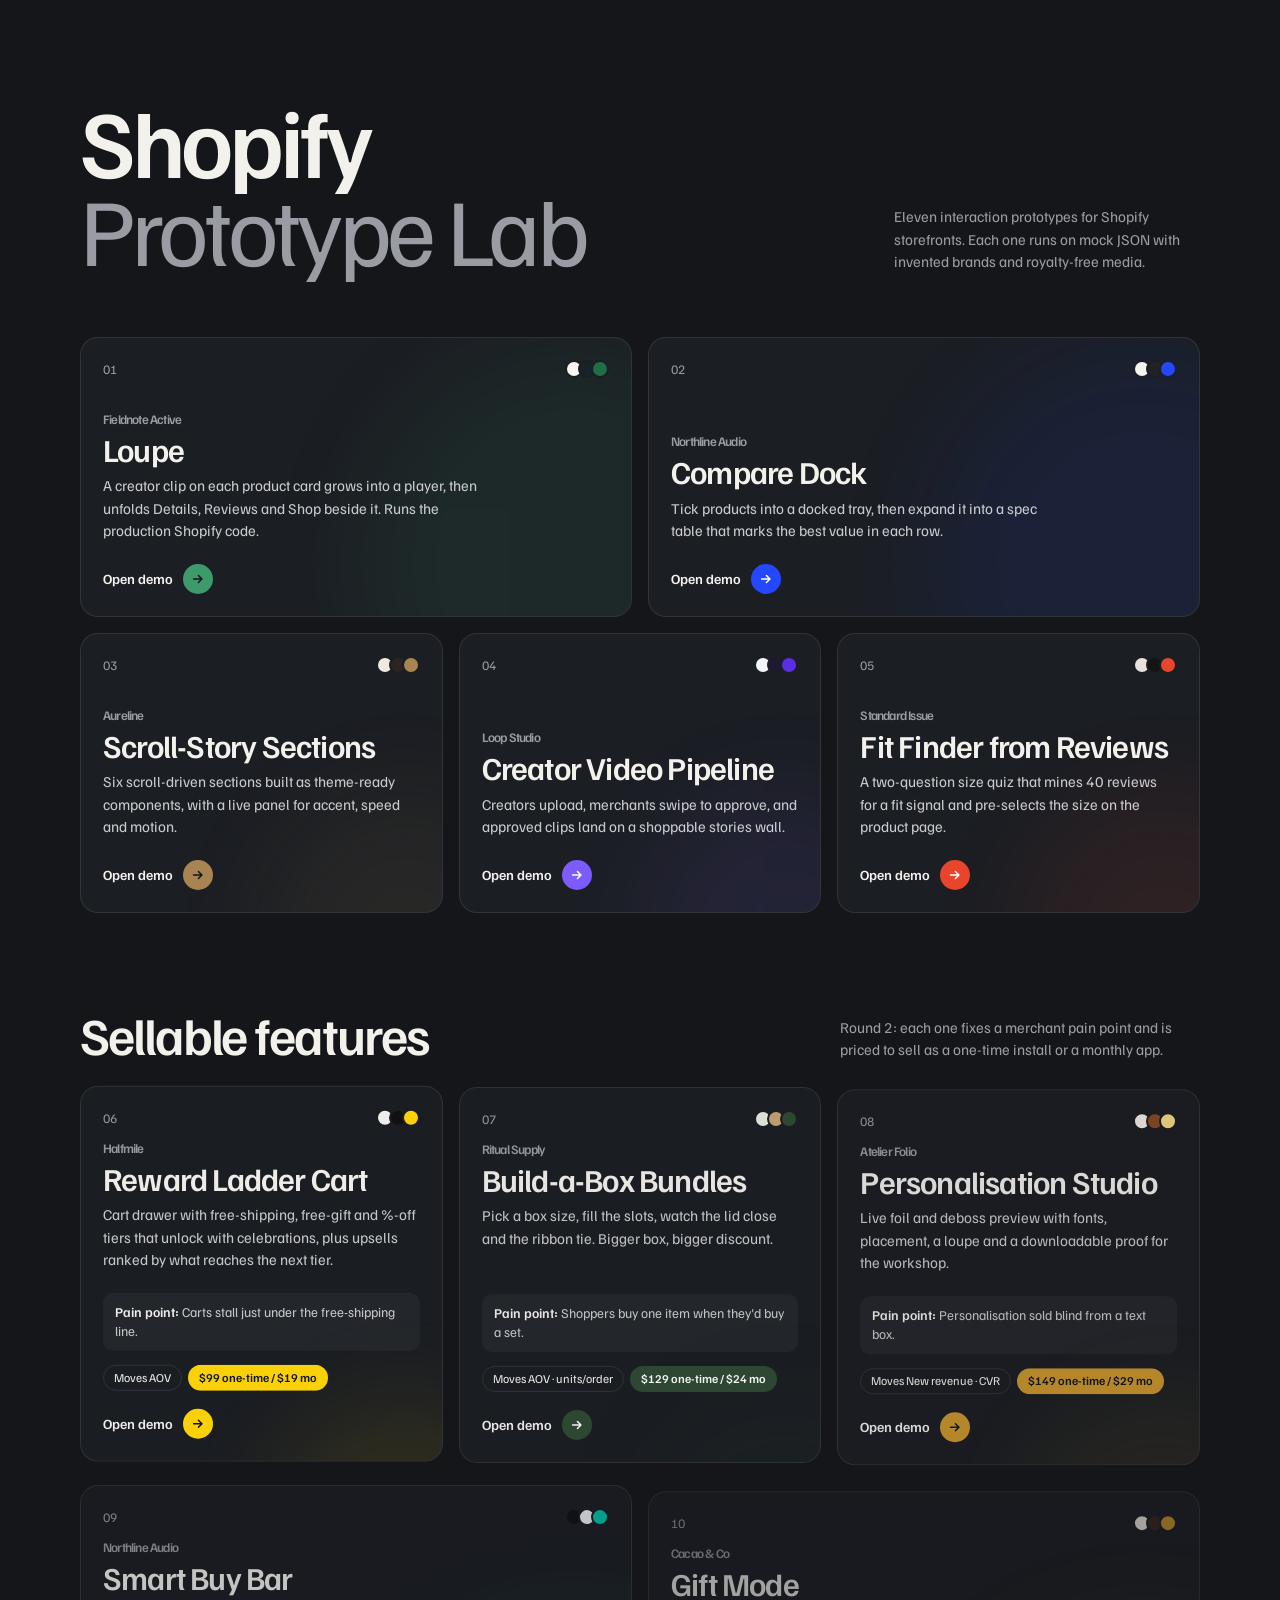
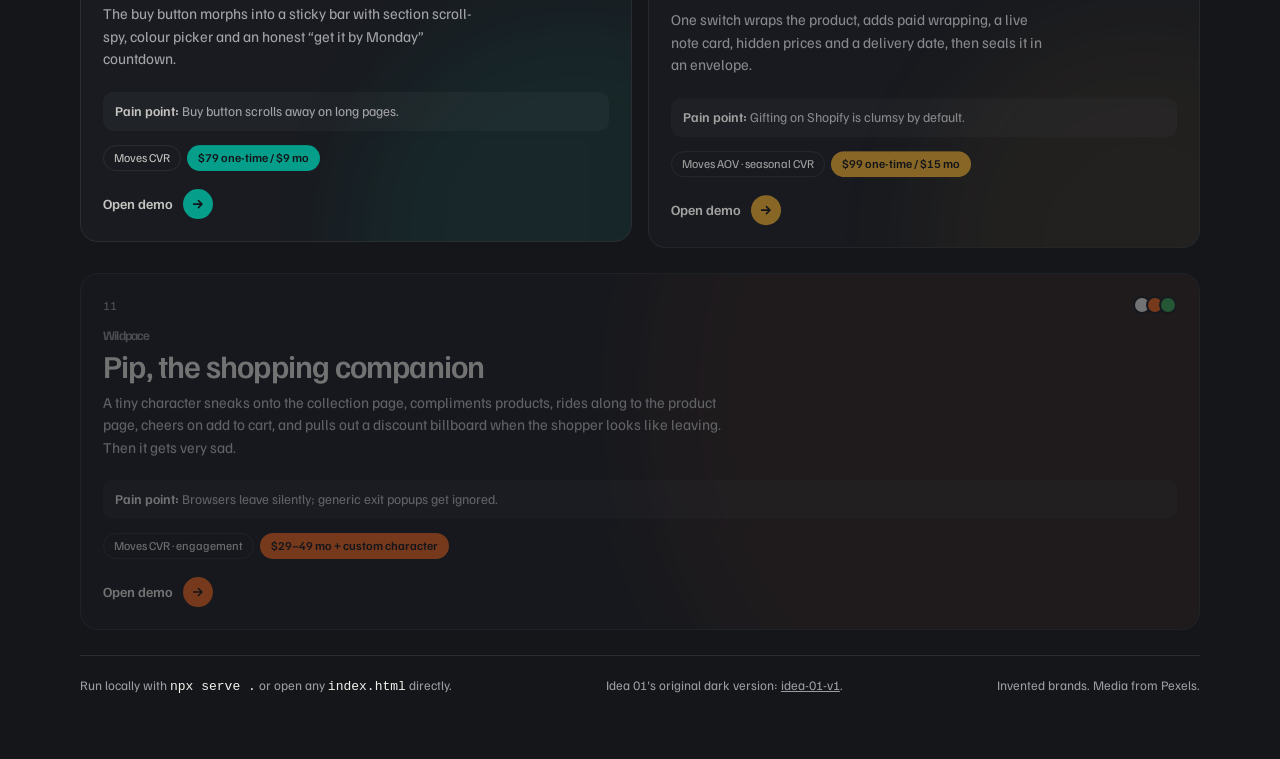
<file: index.html>
<!doctype html>
<html lang="en">
<head>
  <meta charset="utf-8">
  <meta name="viewport" content="width=device-width, initial-scale=1">
  <title>Shopify Prototype Lab</title>
  <meta name="description" content="Five interactive Shopify digital-product prototypes.">
  <link rel="icon" href="data:image/svg+xml,%3Csvg xmlns='http://www.w3.org/2000/svg' viewBox='0 0 32 32'%3E%3Crect width='32' height='32' rx='8' fill='%2314161a'/%3E%3Cpath d='M9 22V10l7 6 7-6v12' fill='none' stroke='%23f2f1ec' stroke-width='2.4' stroke-linejoin='round'/%3E%3C/svg%3E">
  <link rel="preconnect" href="https://fonts.googleapis.com">
  <link rel="preconnect" href="https://fonts.gstatic.com" crossorigin>
  <link rel="stylesheet" href="https://fonts.googleapis.com/css2?family=Familjen+Grotesk:wght@400;500;600;700&display=swap">
  <style>
    :root {
      --bg: #14161a;
      --panel: #1b1e23;
      --line: rgba(242, 241, 236, 0.1);
      --ink: #f2f1ec;
      --muted: #9a9ca3;
      --font: "Familjen Grotesk", "Segoe UI", system-ui, sans-serif;
      color-scheme: dark;
    }
    * { box-sizing: border-box; }
    body {
      margin: 0; min-height: 100vh; background: var(--bg); color: var(--ink);
      font: 400 16px/1.5 var(--font); -webkit-font-smoothing: antialiased;
    }
    a { color: inherit; }
    :focus-visible { outline: 2px solid var(--ink); outline-offset: 4px; border-radius: 8px; }
    .wrap { max-width: 1200px; margin: 0 auto; padding: clamp(40px, 8vw, 96px) clamp(16px, 4vw, 40px) 64px; }
    header { display: grid; grid-template-columns: 1fr auto; gap: 24px; align-items: end; margin-bottom: clamp(36px, 6vw, 64px); }
    h1 { margin: 0; font-weight: 600; font-size: clamp(44px, 8vw, 96px); line-height: 0.92; letter-spacing: -0.045em; }
    h1 span { display: block; color: var(--muted); font-weight: 400; }
    .lede { margin: 0; max-width: 34ch; color: var(--muted); font-size: 15px; }
    .grid { list-style: none; margin: 0; padding: 0; display: grid; grid-template-columns: repeat(6, 1fr); gap: 16px; }
    .grid li:nth-child(-n+2) { grid-column: span 3; }
    .grid li:nth-child(n+3) { grid-column: span 2; }
    .card {
      position: relative; display: flex; flex-direction: column; height: 100%; min-height: 280px;
      padding: 22px; border-radius: 18px; text-decoration: none;
      background: var(--panel); border: 1px solid var(--line);
      overflow: hidden; isolation: isolate;
    }
    /* Hover transitions switch on after the GSAP entrance so they never fight it */
    .is-ready .card { transition: transform 0.35s cubic-bezier(.2,.8,.2,1), border-color 0.35s, box-shadow 0.35s; }
    .card:hover, .card:focus-visible { transform: translateY(-6px); border-color: color-mix(in srgb, var(--a) 60%, transparent); box-shadow: 0 24px 50px -20px color-mix(in srgb, var(--a) 45%, transparent); }
    .card:focus-visible { outline-color: var(--a); }
    .num { font-size: 13px; color: var(--muted); font-variant-numeric: tabular-nums; }
    .swatch { position: absolute; right: 22px; top: 22px; display: flex; }
    .swatch i { width: 18px; height: 18px; border-radius: 50%; margin-left: -5px; border: 2px solid var(--panel); }
    .card h2 { margin: auto 0 8px; font-weight: 600; font-size: clamp(24px, 2.6vw, 32px); line-height: 1.05; letter-spacing: -0.025em; }
    .brand { display: block; margin-bottom: 6px; font-size: 13px; color: var(--muted); }
    .card p { margin: 0 0 22px; color: #c9cacd; font-size: 15px; max-width: 42ch; }
    .open { display: inline-flex; align-items: center; gap: 10px; font-weight: 600; font-size: 14px; }
    .open b { width: 30px; height: 30px; border-radius: 50%; display: grid; place-items: center; background: var(--a); color: var(--on, #14161a); transition: transform 0.35s cubic-bezier(.2,.8,.2,1); }
    .open svg { width: 14px; height: 14px; }
    .card:hover .open b { transform: translateX(4px); }
    .glow { position: absolute; z-index: -1; right: -30%; bottom: -60%; width: 80%; aspect-ratio: 1; border-radius: 50%; background: var(--a); opacity: 0.09; filter: blur(50px); transition: opacity 0.35s; }
    .card:hover .glow { opacity: 0.2; }
    footer { margin-top: 48px; padding-top: 20px; border-top: 1px solid var(--line); color: var(--muted); font-size: 13px; display: flex; flex-wrap: wrap; gap: 8px 24px; justify-content: space-between; }
    code { color: var(--ink); }
    .round2 { margin-top: clamp(56px, 8vw, 96px); }
    .round2__head { display: grid; grid-template-columns: 1fr auto; gap: 16px 24px; align-items: end; margin-bottom: 24px; }
    .round2__head h2 { margin: 0; font-weight: 600; font-size: clamp(30px, 4.6vw, 52px); line-height: 1; letter-spacing: -0.04em; }
    .round2__head p { margin: 0; max-width: 40ch; color: var(--muted); font-size: 15px; }
    .grid2 { list-style: none; margin: 0; padding: 0; display: grid; grid-template-columns: repeat(6, 1fr); gap: 16px; }
    .grid2 li:nth-child(-n+3) { grid-column: span 2; }
    .grid2 li:nth-child(n+4) { grid-column: span 3; }
    .grid2 li.wide { grid-column: 1 / -1; }
    .grid2 li.wide .card { min-height: 240px; }
    .grid2 li.wide p { max-width: 70ch; }
    .grid2 .card { min-height: 300px; }
    .grid2 .card h2 { margin-top: 14px; }
    .grid2 .card .pain { margin-top: auto; }
    .pain { display: block; margin: 0 0 14px; padding: 10px 12px; border-radius: 10px; background: rgba(255,255,255,0.04); font-size: 13.5px; line-height: 1.4; color: #c9cacd; }
    .pain b { color: var(--ink); font-weight: 600; }
    .meta { display: flex; flex-wrap: wrap; gap: 6px; margin-bottom: 18px; }
    .meta span { padding: 3px 10px; border-radius: 999px; border: 1px solid var(--line); font-size: 12px; color: var(--ink); }
    .meta .price { background: var(--a); color: var(--on, #14161a); border-color: transparent; font-weight: 600; }
    @media (max-width: 900px) { .grid2 li:nth-child(n) { grid-column: span 3; } .grid2 li:last-child { grid-column: 1 / -1; } }
    @media (max-width: 640px) { .round2__head { grid-template-columns: 1fr; } .grid2 li:nth-child(n) { grid-column: 1 / -1; } }
    @media (max-width: 900px) {
      .grid li:nth-child(n) { grid-column: span 3; }
      .grid li:last-child { grid-column: 1 / -1; }
    }
    @media (max-width: 640px) {
      header { grid-template-columns: 1fr; }
      .grid li:nth-child(n) { grid-column: 1 / -1; }
      .card { min-height: 230px; }
    }
    @media (prefers-reduced-motion: reduce) { .card, .open b, .glow { transition: none; } .card:hover { transform: none; } }
  </style>
</head>
<body>
  <main class="wrap">
    <header>
      <h1>Shopify<span>Prototype Lab</span></h1>
      <p class="lede">Eleven interaction prototypes for Shopify storefronts. Each one runs on mock JSON with invented brands and royalty-free media.</p>
    </header>

    <ul class="grid" id="ideas">
      <li>
        <a class="card" href="idea-01/index.html" style="--a:#3d9a6b">
          <span class="num">01</span>
          <span class="swatch" aria-hidden="true"><i style="background:#f6f7f4"></i><i style="background:#172229"></i><i style="background:#1e6e47"></i></span>
          <h2><span class="brand">Fieldnote Active</span>Loupe</h2>
          <p>A creator clip on each product card grows into a player, then unfolds Details, Reviews and Shop beside it. Runs the production Shopify code.</p>
          <span class="open">Open demo <b><svg viewBox="0 0 16 16" aria-hidden="true"><path d="M3 8h9M8.5 4l4 4-4 4" fill="none" stroke="currentColor" stroke-width="1.8" stroke-linecap="round" stroke-linejoin="round"/></svg></b></span>
          <span class="glow" aria-hidden="true"></span>
        </a>
      </li>
      <li>
        <a class="card" href="idea-02/index.html" style="--a:#2448ff;--on:#fff">
          <span class="num">02</span>
          <span class="swatch" aria-hidden="true"><i style="background:#f3f3ef"></i><i style="background:#1f2226"></i><i style="background:#2448ff"></i></span>
          <h2><span class="brand">Northline Audio</span>Compare Dock</h2>
          <p>Tick products into a docked tray, then expand it into a spec table that marks the best value in each row.</p>
          <span class="open">Open demo <b><svg viewBox="0 0 16 16" aria-hidden="true"><path d="M3 8h9M8.5 4l4 4-4 4" fill="none" stroke="currentColor" stroke-width="1.8" stroke-linecap="round" stroke-linejoin="round"/></svg></b></span>
          <span class="glow" aria-hidden="true"></span>
        </a>
      </li>
      <li>
        <a class="card" href="idea-03/index.html" style="--a:#a88452">
          <span class="num">03</span>
          <span class="swatch" aria-hidden="true"><i style="background:#efe9e1"></i><i style="background:#2b2420"></i><i style="background:#a88452"></i></span>
          <h2><span class="brand">Aureline</span>Scroll-Story Sections</h2>
          <p>Six scroll-driven sections built as theme-ready components, with a live panel for accent, speed and motion.</p>
          <span class="open">Open demo <b><svg viewBox="0 0 16 16" aria-hidden="true"><path d="M3 8h9M8.5 4l4 4-4 4" fill="none" stroke="currentColor" stroke-width="1.8" stroke-linecap="round" stroke-linejoin="round"/></svg></b></span>
          <span class="glow" aria-hidden="true"></span>
        </a>
      </li>
      <li>
        <a class="card" href="idea-04/index.html" style="--a:#7c5cff;--on:#fff">
          <span class="num">04</span>
          <span class="swatch" aria-hidden="true"><i style="background:#f6f4fb"></i><i style="background:#1e1830"></i><i style="background:#5b2ee6"></i></span>
          <h2><span class="brand">Loop Studio</span>Creator Video Pipeline</h2>
          <p>Creators upload, merchants swipe to approve, and approved clips land on a shoppable stories wall.</p>
          <span class="open">Open demo <b><svg viewBox="0 0 16 16" aria-hidden="true"><path d="M3 8h9M8.5 4l4 4-4 4" fill="none" stroke="currentColor" stroke-width="1.8" stroke-linecap="round" stroke-linejoin="round"/></svg></b></span>
          <span class="glow" aria-hidden="true"></span>
        </a>
      </li>
      <li>
        <a class="card" href="idea-05/index.html" style="--a:#e8452c;--on:#fff">
          <span class="num">05</span>
          <span class="swatch" aria-hidden="true"><i style="background:#e7e3dc"></i><i style="background:#141414"></i><i style="background:#e8452c"></i></span>
          <h2><span class="brand">Standard Issue</span>Fit Finder from Reviews</h2>
          <p>A two-question size quiz that mines 40 reviews for a fit signal and pre-selects the size on the product page.</p>
          <span class="open">Open demo <b><svg viewBox="0 0 16 16" aria-hidden="true"><path d="M3 8h9M8.5 4l4 4-4 4" fill="none" stroke="currentColor" stroke-width="1.8" stroke-linecap="round" stroke-linejoin="round"/></svg></b></span>
          <span class="glow" aria-hidden="true"></span>
        </a>
      </li>
    </ul>

    <section class="round2" aria-labelledby="round2Title">
      <div class="round2__head">
        <h2 id="round2Title">Sellable features</h2>
        <p>Round 2: each one fixes a merchant pain point and is priced to sell as a one-time install or a monthly app.</p>
      </div>
      <ul class="grid2" id="ideas2">
      <li>
        <a class="card" href="idea-06/index.html" style="--a:#ffd60a">
          <span class="num">06</span>
          <span class="swatch" aria-hidden="true"><i style="background:#f3f4f1"></i><i style="background:#121212"></i><i style="background:#ffd60a"></i></span>
          <h2><span class="brand">Halfmile</span>Reward Ladder Cart</h2>
          <p>Cart drawer with free-shipping, free-gift and %-off tiers that unlock with celebrations, plus upsells ranked by what reaches the next tier.</p>
          <span class="pain"><b>Pain point:</b> Carts stall just under the free-shipping line.</span>
          <span class="meta"><span>Moves AOV</span><span class="price">$99 one-time / $19 mo</span></span>
          <span class="open">Open demo <b><svg viewBox="0 0 16 16" aria-hidden="true"><path d="M3 8h9M8.5 4l4 4-4 4" fill="none" stroke="currentColor" stroke-width="1.8" stroke-linecap="round" stroke-linejoin="round"/></svg></b></span>
          <span class="glow" aria-hidden="true"></span>
        </a>
      </li>
      <li>
        <a class="card" href="idea-07/index.html" style="--a:#2f4a35;--on:#fff">
          <span class="num">07</span>
          <span class="swatch" aria-hidden="true"><i style="background:#e8ebe2"></i><i style="background:#c9a274"></i><i style="background:#2f4a35"></i></span>
          <h2><span class="brand">Ritual Supply</span>Build-a-Box Bundles</h2>
          <p>Pick a box size, fill the slots, watch the lid close and the ribbon tie. Bigger box, bigger discount.</p>
          <span class="pain"><b>Pain point:</b> Shoppers buy one item when they'd buy a set.</span>
          <span class="meta"><span>Moves AOV · units/order</span><span class="price">$129 one-time / $24 mo</span></span>
          <span class="open">Open demo <b><svg viewBox="0 0 16 16" aria-hidden="true"><path d="M3 8h9M8.5 4l4 4-4 4" fill="none" stroke="currentColor" stroke-width="1.8" stroke-linecap="round" stroke-linejoin="round"/></svg></b></span>
          <span class="glow" aria-hidden="true"></span>
        </a>
      </li>
      <li>
        <a class="card" href="idea-08/index.html" style="--a:#c9962e">
          <span class="num">08</span>
          <span class="swatch" aria-hidden="true"><i style="background:#f4efe7"></i><i style="background:#8a4a22"></i><i style="background:#f6dd86"></i></span>
          <h2><span class="brand">Atelier Folio</span>Personalisation Studio</h2>
          <p>Live foil and deboss preview with fonts, placement, a loupe and a downloadable proof for the workshop.</p>
          <span class="pain"><b>Pain point:</b> Personalisation sold blind from a text box.</span>
          <span class="meta"><span>Moves New revenue · CVR</span><span class="price">$149 one-time / $29 mo</span></span>
          <span class="open">Open demo <b><svg viewBox="0 0 16 16" aria-hidden="true"><path d="M3 8h9M8.5 4l4 4-4 4" fill="none" stroke="currentColor" stroke-width="1.8" stroke-linecap="round" stroke-linejoin="round"/></svg></b></span>
          <span class="glow" aria-hidden="true"></span>
        </a>
      </li>
      <li>
        <a class="card" href="idea-09/index.html" style="--a:#00c2a8">
          <span class="num">09</span>
          <span class="swatch" aria-hidden="true"><i style="background:#0e1116"></i><i style="background:#eef1f5"></i><i style="background:#00c2a8"></i></span>
          <h2><span class="brand">Northline Audio</span>Smart Buy Bar</h2>
          <p>The buy button morphs into a sticky bar with section scroll-spy, colour picker and an honest “get it by Monday” countdown.</p>
          <span class="pain"><b>Pain point:</b> Buy button scrolls away on long pages.</span>
          <span class="meta"><span>Moves CVR</span><span class="price">$79 one-time / $9 mo</span></span>
          <span class="open">Open demo <b><svg viewBox="0 0 16 16" aria-hidden="true"><path d="M3 8h9M8.5 4l4 4-4 4" fill="none" stroke="currentColor" stroke-width="1.8" stroke-linecap="round" stroke-linejoin="round"/></svg></b></span>
          <span class="glow" aria-hidden="true"></span>
        </a>
      </li>
      <li>
        <a class="card" href="idea-10/index.html" style="--a:#c9962e">
          <span class="num">10</span>
          <span class="swatch" aria-hidden="true"><i style="background:#f6efe4"></i><i style="background:#3a2420"></i><i style="background:#c9962e"></i></span>
          <h2><span class="brand">Cacao &amp; Co</span>Gift Mode</h2>
          <p>One switch wraps the product, adds paid wrapping, a live note card, hidden prices and a delivery date, then seals it in an envelope.</p>
          <span class="pain"><b>Pain point:</b> Gifting on Shopify is clumsy by default.</span>
          <span class="meta"><span>Moves AOV · seasonal CVR</span><span class="price">$99 one-time / $15 mo</span></span>
          <span class="open">Open demo <b><svg viewBox="0 0 16 16" aria-hidden="true"><path d="M3 8h9M8.5 4l4 4-4 4" fill="none" stroke="currentColor" stroke-width="1.8" stroke-linecap="round" stroke-linejoin="round"/></svg></b></span>
          <span class="glow" aria-hidden="true"></span>
        </a>
      </li>
      <li class="wide">
        <a class="card" href="idea-11/index.html" style="--a:#ff6a1f">
          <span class="num">11</span>
          <span class="swatch" aria-hidden="true"><i style="background:#f4f3ef"></i><i style="background:#ff6a1f"></i><i style="background:#3fae5a"></i></span>
          <h2><span class="brand">Wildpace</span>Pip, the shopping companion</h2>
          <p>A tiny character sneaks onto the collection page, compliments products, rides along to the product page, cheers on add to cart, and pulls out a discount billboard when the shopper looks like leaving. Then it gets very sad.</p>
          <span class="pain"><b>Pain point:</b> Browsers leave silently; generic exit popups get ignored.</span>
          <span class="meta"><span>Moves CVR · engagement</span><span class="price">$29–49 mo + custom character</span></span>
          <span class="open">Open demo <b><svg viewBox="0 0 16 16" aria-hidden="true"><path d="M3 8h9M8.5 4l4 4-4 4" fill="none" stroke="currentColor" stroke-width="1.8" stroke-linecap="round" stroke-linejoin="round"/></svg></b></span>
          <span class="glow" aria-hidden="true"></span>
        </a>
      </li>
      </ul>
    </section>

    <footer>
      <span>Run locally with <code>npx serve .</code> or open any <code>index.html</code> directly.</span>
      <span>Idea 01's original dark version: <a href="idea-01-v1/index.html">idea-01-v1</a>.</span>
      <span>Invented brands. Media from Pexels.</span>
    </footer>
  </main>

  <script src="https://cdn.jsdelivr.net/npm/gsap@3.12.5/dist/gsap.min.js"></script>
  <script>
    // Staggered entrance; CSS handles the hover lift.
    const ready = () => document.body.classList.add("is-ready");
    if (window.gsap && !matchMedia("(prefers-reduced-motion: reduce)").matches) {
      gsap.from("h1, .lede", { y: 24, opacity: 0, duration: 0.8, ease: "power3.out", stagger: 0.08 });
      gsap.from("#ideas .card", {
        y: 48, opacity: 0, rotation: 1.5, duration: 0.9, ease: "power3.out", stagger: 0.09, delay: 0.15,
        clearProps: "transform,opacity", onComplete: ready,
      });
      // Round-2 cards reveal as they scroll into view.
      const io = new IntersectionObserver((entries) => entries.forEach((e) => {
        if (!e.isIntersecting) return;
        io.disconnect();
        gsap.from("#ideas2 .card", { y: 40, opacity: 0, duration: 0.8, ease: "power3.out", stagger: 0.08, clearProps: "transform,opacity" });
      }), { threshold: 0.15 });
      io.observe(document.getElementById("ideas2"));
    } else {
      ready();
    }
  </script>
</body>
</html>
</file>
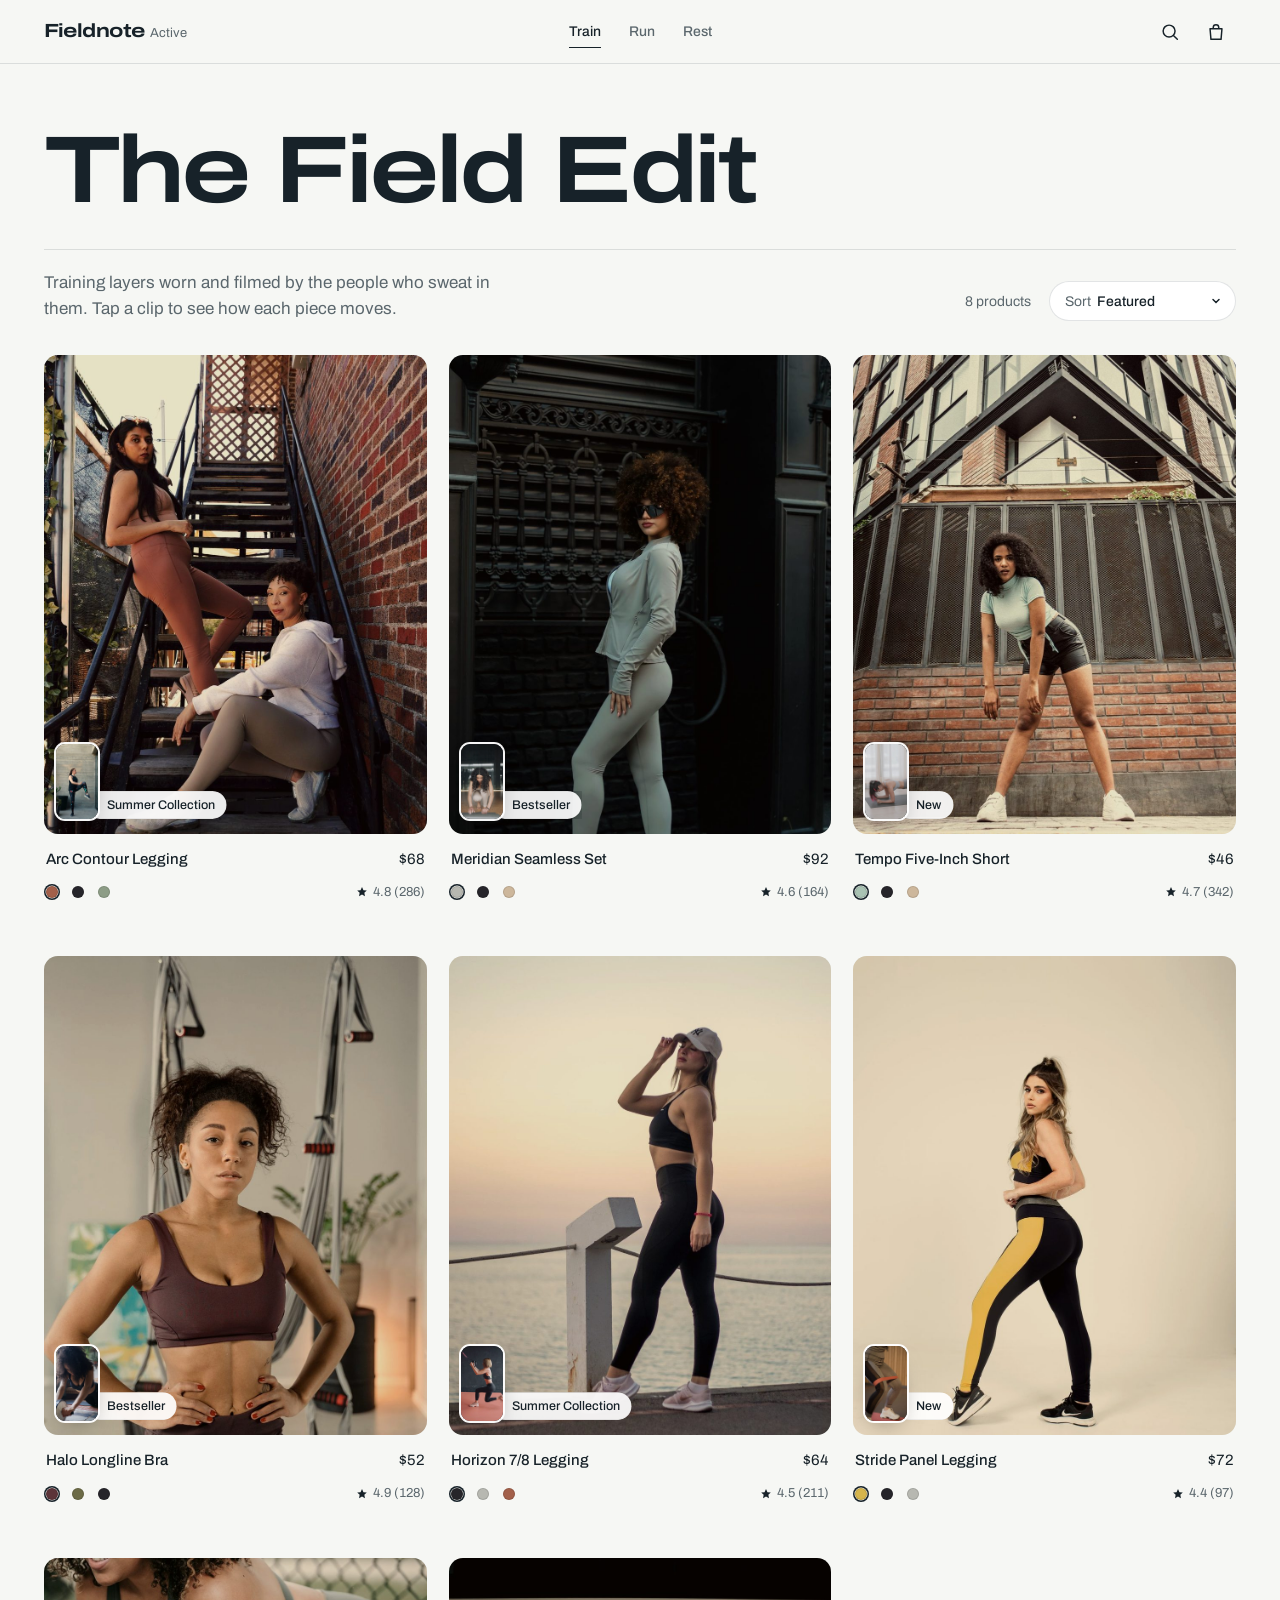
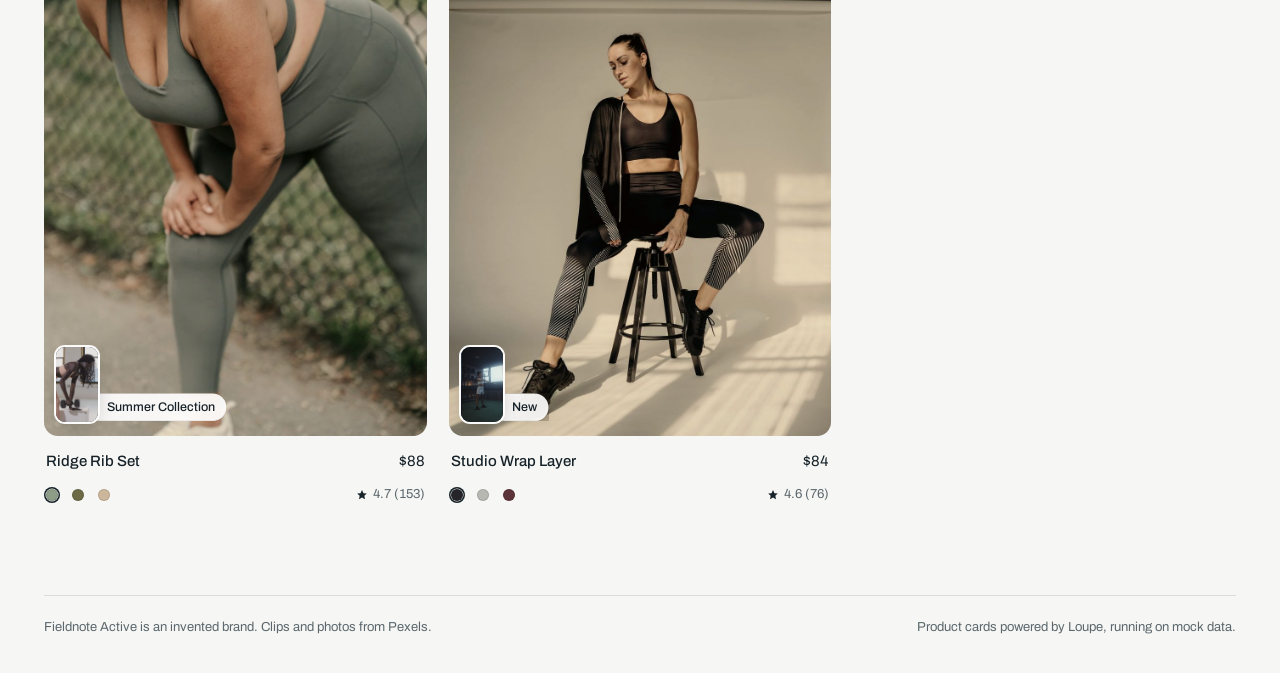
<file: idea-01/index.html>
<!doctype html>
<html lang="en">
<head>
  <meta charset="utf-8">
  <meta name="viewport" content="width=device-width, initial-scale=1, viewport-fit=cover">
  <title>The Field Edit · Fieldnote Active</title>
  <meta name="description" content="Prototype: product cards with shoppable creator clips (Loupe).">
  <link rel="icon" href="data:image/svg+xml,%3Csvg xmlns='http://www.w3.org/2000/svg' viewBox='0 0 32 32'%3E%3Crect width='32' height='32' rx='9' fill='%23172229'/%3E%3Crect x='11' y='7' width='10' height='18' rx='3' fill='none' stroke='%23F6F7F4' stroke-width='2'/%3E%3Ccircle cx='16' cy='21' r='1.6' fill='%2361C08A'/%3E%3C/svg%3E">
  <link rel="preconnect" href="https://fonts.googleapis.com">
  <link rel="preconnect" href="https://fonts.gstatic.com" crossorigin>
  <link rel="stylesheet" href="https://fonts.googleapis.com/css2?family=Archivo:wdth,wght@62..125,100..900&display=swap">
  <link rel="stylesheet" href="loupe/loupe.css">
  <link rel="stylesheet" href="styles.css">
</head>
<body>
  <a class="skip" href="#grid">Skip to products</a>

  <header class="bar">
    <a class="logo" href="#" aria-label="Fieldnote Active home">
      <span class="logo__word">Fieldnote</span><span class="logo__sub">Active</span>
    </a>
    <nav class="nav" aria-label="Main">
      <a href="#" aria-current="page">Train</a>
      <a href="#">Run</a>
      <a href="#">Rest</a>
    </nav>
    <div class="bar__tools">
      <button class="icon-btn" type="button" aria-label="Search">
        <svg viewBox="0 0 24 24" aria-hidden="true"><circle cx="11" cy="11" r="6.5" fill="none" stroke="currentColor" stroke-width="1.6"/><path d="m16 16 4 4" stroke="currentColor" stroke-width="1.6" stroke-linecap="round"/></svg>
      </button>
      <button class="bag" id="bag" type="button" aria-label="Bag, 0 items">
        <svg viewBox="0 0 24 24" aria-hidden="true"><path d="M5.5 8.5h13l-1 11.5h-11l-1-11.5Z" fill="none" stroke="currentColor" stroke-width="1.6" stroke-linejoin="round"/><path d="M9 8.5V7a3 3 0 0 1 6 0v1.5" fill="none" stroke="currentColor" stroke-width="1.6"/></svg>
        <span class="bag__count" id="bagCount" aria-hidden="true">0</span>
      </button>
    </div>
  </header>

  <main class="page" id="page">
    <section class="intro" aria-labelledby="collectionTitle">
      <h1 class="intro__title" id="collectionTitle"></h1>
      <div class="intro__row">
        <p class="intro__text" id="collectionIntro"></p>
        <div class="intro__tools">
          <p class="intro__count" id="productCount"></p>
          <label class="sort">
            <span class="sort__label">Sort</span>
            <select id="sortSelect">
              <option value="featured">Featured</option>
              <option value="price-asc">Price, low to high</option>
              <option value="price-desc">Price, high to low</option>
              <option value="rating">Top rated</option>
            </select>
            <svg viewBox="0 0 12 12" aria-hidden="true"><path d="M3 4.5 6 7.5 9 4.5" fill="none" stroke="currentColor" stroke-width="1.5" stroke-linecap="round"/></svg>
          </label>
        </div>
      </div>
    </section>

    <ul class="grid" id="grid" aria-label="Products"></ul>

    <footer class="foot">
      <p>Fieldnote Active is an invented brand. Clips and photos from Pexels.</p>
      <p>Product cards powered by Loupe, running on mock data.</p>
    </footer>
  </main>

  <div class="toast-region" id="toasts" aria-live="polite"></div>

  <script>
    // Read by loupe.js. In Shopify these come from the app embed or the theme settings.
    window.LoupeConfig = {
      recede: "#page",
      keepActive: ".toast-region",
      invite: true,
      wishlist: true,
      highlight: "underline",
      moneyFormat: "${{amount_no_decimals}}",
      notes: ["Free returns within 30 days", "Ships in 2 to 4 working days"],
      cart: {
        // Stand-in for Shopify's cart; app.js updates the bag when "loupe:added" fires.
        add: () => new Promise((resolve) => setTimeout(resolve, 700)),
      },
    };
  </script>
  <script src="loupe/loupe.js" defer></script>
  <script src="data/products.js" defer></script>
  <script src="app.js" defer></script>
</body>
</html>
</file>
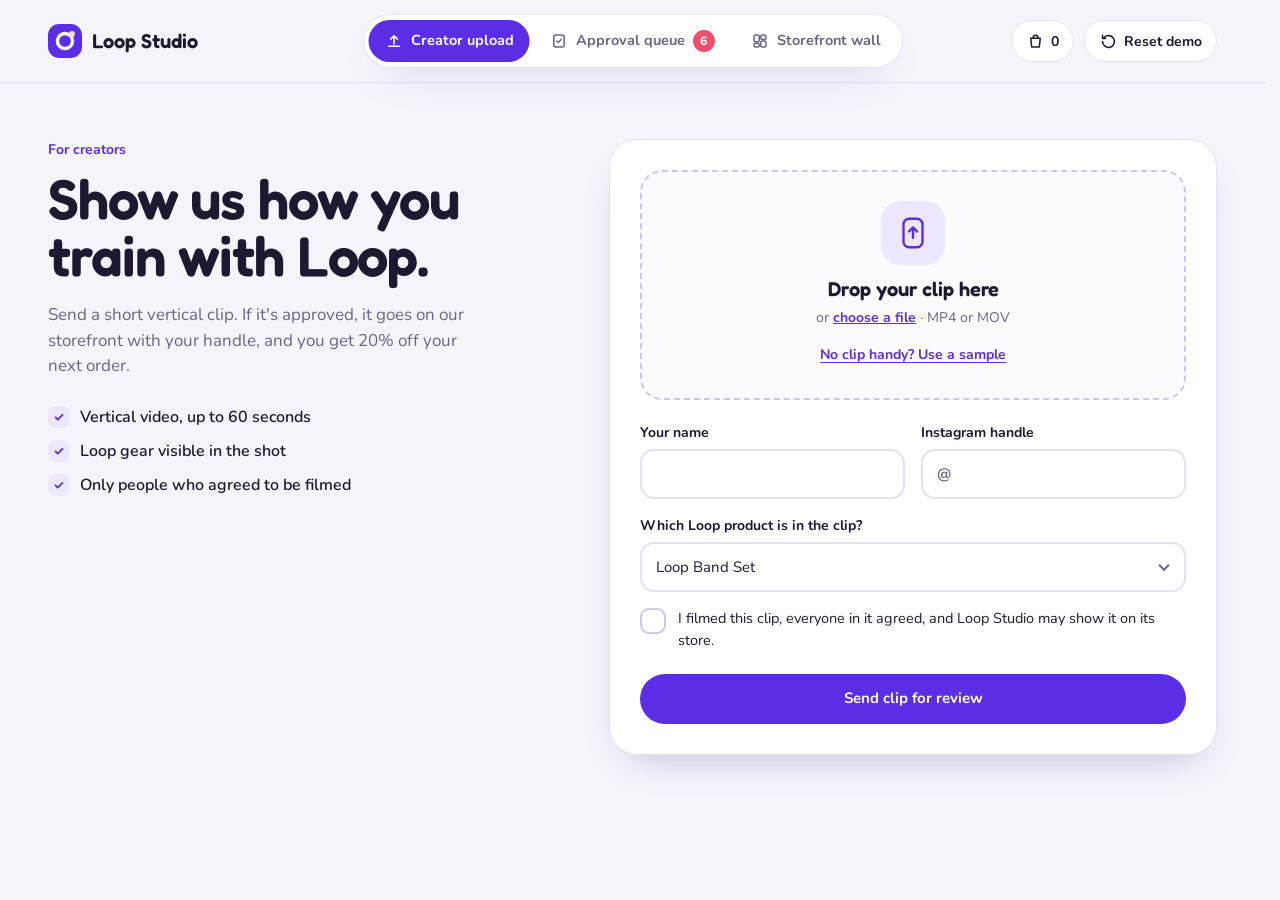
<file: idea-04/index.html>
<!doctype html>
<html lang="en">
<head>
  <meta charset="utf-8">
  <meta name="viewport" content="width=device-width, initial-scale=1, viewport-fit=cover">
  <title>Loop Studio · Creator clips</title>
  <meta name="description" content="Prototype: creator upload, merchant approval and a shoppable video wall, driven by shared local state.">
  <link rel="icon" href="data:image/svg+xml,%3Csvg xmlns='http://www.w3.org/2000/svg' viewBox='0 0 32 32'%3E%3Crect width='32' height='32' rx='10' fill='%235b2ee6'/%3E%3Ccircle cx='16' cy='16' r='7' fill='none' stroke='%23fff' stroke-width='3.4'/%3E%3C/svg%3E">
  <link rel="preconnect" href="https://fonts.googleapis.com">
  <link rel="preconnect" href="https://fonts.gstatic.com" crossorigin>
  <link rel="stylesheet" href="https://fonts.googleapis.com/css2?family=Fredoka:wght@500;600&family=Nunito:wght@400;600;700;800&display=swap">
  <link rel="stylesheet" href="styles.css">
</head>
<body>
  <a class="skip" href="#views">Skip to content</a>

  <header class="appbar">
    <a class="logo" href="#" aria-label="Loop Studio home">
      <svg viewBox="0 0 36 36" aria-hidden="true"><rect width="36" height="36" rx="12" fill="var(--violet)"/><circle cx="18" cy="18" r="8" fill="none" stroke="#fff" stroke-width="3.6"/><circle cx="25.5" cy="10.5" r="3" fill="#ffd9cf"/></svg>
      <span>Loop Studio</span>
    </a>

    <nav class="switcher" aria-label="Demo views">
      <div class="switcher__list" role="tablist" id="switcher">
        <span class="switcher__pill" aria-hidden="true"></span>
        <button class="switcher__tab" role="tab" id="tab-upload" aria-controls="view-upload" data-view="upload">
          <svg viewBox="0 0 24 24" aria-hidden="true"><path d="M12 16V5m0 0L7.5 9.5M12 5l4.5 4.5M5 19h14" fill="none" stroke="currentColor" stroke-width="2" stroke-linecap="round" stroke-linejoin="round"/></svg>
          <span class="switcher__label">Creator upload</span>
        </button>
        <button class="switcher__tab" role="tab" id="tab-queue" aria-controls="view-queue" data-view="queue">
          <svg viewBox="0 0 24 24" aria-hidden="true"><rect x="5" y="4" width="14" height="16" rx="3" fill="none" stroke="currentColor" stroke-width="2"/><path d="m9 12 2 2 4-4" fill="none" stroke="currentColor" stroke-width="2" stroke-linecap="round" stroke-linejoin="round"/></svg>
          <span class="switcher__label">Approval queue</span>
          <span class="switcher__badge" id="queueBadge" aria-label="pending clips">0</span>
        </button>
        <button class="switcher__tab" role="tab" id="tab-wall" aria-controls="view-wall" data-view="wall">
          <svg viewBox="0 0 24 24" aria-hidden="true"><rect x="4" y="4" width="7" height="9" rx="2" fill="none" stroke="currentColor" stroke-width="2"/><rect x="13" y="4" width="7" height="6" rx="2" fill="none" stroke="currentColor" stroke-width="2"/><rect x="4" y="15" width="7" height="5" rx="2" fill="none" stroke="currentColor" stroke-width="2"/><rect x="13" y="12" width="7" height="8" rx="2" fill="none" stroke="currentColor" stroke-width="2"/></svg>
          <span class="switcher__label">Storefront wall</span>
        </button>
      </div>
    </nav>

    <div class="appbar__end">
      <button class="cart" id="cartBtn" type="button" aria-label="Cart, 0 items">
        <svg viewBox="0 0 24 24" aria-hidden="true"><path d="M6 8h12l-1.2 11H7.2L6 8Z M9 8V7a3 3 0 0 1 6 0v1" fill="none" stroke="currentColor" stroke-width="1.9" stroke-linejoin="round"/></svg>
        <span id="cartCount">0</span>
      </button>
      <button class="reset" id="resetBtn" type="button">
        <svg viewBox="0 0 24 24" aria-hidden="true"><path d="M4.5 12a7.5 7.5 0 1 0 2.2-5.3M4.5 4.5v3.7h3.7" fill="none" stroke="currentColor" stroke-width="2" stroke-linecap="round" stroke-linejoin="round"/></svg>
        <span>Reset demo</span>
      </button>
    </div>
  </header>

  <main id="views" class="views">
    <!-- 1. Creator upload -->
    <section class="view view--upload" id="view-upload" role="tabpanel" aria-labelledby="tab-upload" hidden>
      <div class="upload">
        <div class="upload__intro">
          <p class="eyebrowless">For creators</p>
          <h1 class="h-display">Show us how you train with Loop.</h1>
          <p class="upload__lede">Send a short vertical clip. If it's approved, it goes on our storefront with your handle, and you get 20% off your next order.</p>
          <ul class="upload__rules">
            <li>Vertical video, up to 60 seconds</li>
            <li>Loop gear visible in the shot</li>
            <li>Only people who agreed to be filmed</li>
          </ul>
        </div>

        <form class="upload__card" id="uploadForm" novalidate>
          <div class="drop" id="drop">
            <input class="drop__input" id="fileInput" type="file" accept="video/*" aria-describedby="dropHint">
            <div class="drop__idle">
              <span class="drop__icon" aria-hidden="true">
                <svg viewBox="0 0 48 48"><rect x="12" y="6" width="24" height="36" rx="7" fill="none" stroke="currentColor" stroke-width="3"/><path d="M24 30V17m0 0-5 5m5-5 5 5" fill="none" stroke="currentColor" stroke-width="3" stroke-linecap="round" stroke-linejoin="round"/></svg>
              </span>
              <p class="drop__title">Drop your clip here</p>
              <p class="drop__hint" id="dropHint">or <label for="fileInput" class="drop__browse">choose a file</label> · MP4 or MOV</p>
              <button class="link-btn" type="button" id="sampleBtn">No clip handy? Use a sample</button>
            </div>
            <div class="drop__busy" hidden>
              <div class="ring" aria-hidden="true">
                <svg viewBox="0 0 120 120"><circle class="ring__bg" cx="60" cy="60" r="52"/><circle class="ring__fg" cx="60" cy="60" r="52"/></svg>
                <video class="ring__preview" muted loop playsinline preload="metadata"></video>
                <span class="ring__pct" id="ringPct">0%</span>
              </div>
              <div class="drop__file">
                <p class="drop__filename" id="fileName"></p>
                <p class="drop__status" id="uploadStatus" role="status">Uploading…</p>
                <button class="link-btn" type="button" id="replaceBtn">Replace clip</button>
              </div>
            </div>
          </div>

          <div class="fields">
            <div class="field">
              <label for="fName">Your name</label>
              <input id="fName" name="name" type="text" autocomplete="name" required>
              <p class="field__error" id="fNameErr"></p>
            </div>
            <div class="field">
              <label for="fHandle">Instagram handle</label>
              <div class="field__prefix"><span aria-hidden="true">@</span><input id="fHandle" name="handle" type="text" autocomplete="off" spellcheck="false" required></div>
              <p class="field__error" id="fHandleErr"></p>
            </div>
            <div class="field field--wide">
              <label for="fProduct">Which Loop product is in the clip?</label>
              <div class="select"><select id="fProduct" name="product" required></select></div>
            </div>
            <label class="consent field--wide">
              <input id="fConsent" type="checkbox" required>
              <span class="consent__box" aria-hidden="true"><svg viewBox="0 0 16 16"><path d="m3.5 8.4 2.9 2.8 6-6.4" fill="none" stroke="currentColor" stroke-width="2.2" stroke-linecap="round" stroke-linejoin="round"/></svg></span>
              <span>I filmed this clip, everyone in it agreed, and Loop Studio may show it on its store.</span>
            </label>
            <p class="field__error field--wide" id="fConsentErr"></p>
          </div>

          <button class="btn btn--primary btn--block" id="submitBtn" type="submit">Send clip for review</button>
        </form>
      </div>

      <div class="success" id="success" hidden tabindex="-1" aria-labelledby="successTitle">
        <div class="success__badge" aria-hidden="true">
          <svg viewBox="0 0 80 80"><circle cx="40" cy="40" r="34" fill="none" stroke="currentColor" stroke-width="5"/><path d="m25 41 10 10 20-22" fill="none" stroke="currentColor" stroke-width="6" stroke-linecap="round" stroke-linejoin="round"/></svg>
        </div>
        <h2 class="h-display" id="successTitle">Clip sent for review</h2>
        <p class="success__text" id="successText"></p>
        <div class="success__actions">
          <button class="btn btn--primary" type="button" data-goto="queue">Open the approval queue</button>
          <button class="btn btn--ghost" type="button" id="anotherBtn">Send another clip</button>
        </div>
        <div class="confetti" aria-hidden="true"></div>
      </div>
    </section>

    <!-- 2. Merchant approval queue -->
    <section class="view view--queue" id="view-queue" role="tabpanel" aria-labelledby="tab-queue" hidden>
      <div class="queue__head">
        <div>
          <p class="eyebrowless">For the merchant</p>
          <h1 class="h-display">Approval queue</h1>
        </div>
        <dl class="counters" aria-live="polite">
          <div class="counter counter--pending"><dt>Pending</dt><dd id="cPending">0</dd></div>
          <div class="counter counter--approved"><dt>Approved</dt><dd id="cApproved">0</dd></div>
          <div class="counter counter--rejected"><dt>Rejected</dt><dd id="cRejected">0</dd></div>
        </dl>
        <div class="seg" role="group" aria-label="Queue layout">
          <button class="seg__btn" type="button" data-mode="stack" aria-pressed="true">Stack</button>
          <button class="seg__btn" type="button" data-mode="list" aria-pressed="false">List</button>
        </div>
      </div>

      <div class="queue__body">
        <div class="stack-wrap" id="stackWrap">
          <div class="stack" id="stack" aria-live="polite"></div>
          <div class="stack-actions" id="stackActions">
            <button class="round round--reject" type="button" id="rejectBtn" aria-label="Reject clip (left arrow)">
              <svg viewBox="0 0 24 24" aria-hidden="true"><path d="m7 7 10 10M17 7 7 17" stroke="currentColor" stroke-width="2.6" stroke-linecap="round"/></svg>
            </button>
            <p class="stack-hint">Swipe, click, or use <kbd>←</kbd> <kbd>→</kbd></p>
            <button class="round round--approve" type="button" id="approveBtn" aria-label="Approve clip (right arrow)">
              <svg viewBox="0 0 24 24" aria-hidden="true"><path d="m5.5 12.5 4.2 4.2 8.8-9.4" fill="none" stroke="currentColor" stroke-width="2.6" stroke-linecap="round" stroke-linejoin="round"/></svg>
            </button>
          </div>
        </div>
        <ul class="qlist" id="qlist" hidden></ul>
        <div class="empty" id="queueEmpty" hidden>
          <div class="empty__art" aria-hidden="true"><span></span><span></span><span></span></div>
          <h2>The queue is clear</h2>
          <p>New creator clips will show up here.</p>
          <button class="btn btn--ghost" type="button" data-goto="upload">Submit a clip as a creator</button>
        </div>
      </div>

      <!-- Attach to products step -->
      <div class="attach" id="attach" role="dialog" aria-modal="true" aria-labelledby="attachTitle" hidden>
        <div class="attach__backdrop"></div>
        <div class="attach__card">
          <div class="attach__thumb"><img id="attachPoster" alt=""></div>
          <h2 id="attachTitle">Tag products in this clip</h2>
          <p class="attach__text" id="attachText"></p>
          <div class="chips" id="attachChips" role="group" aria-label="Products"></div>
          <div class="attach__actions">
            <button class="btn btn--ghost" type="button" id="attachCancel">Back</button>
            <button class="btn btn--primary" type="button" id="attachPublish">Publish to storefront</button>
          </div>
        </div>
      </div>
    </section>

    <!-- 3. Storefront wall -->
    <section class="view view--wall" id="view-wall" role="tabpanel" aria-labelledby="tab-wall" hidden>
      <div class="wall__head">
        <p class="eyebrowless">On the storefront</p>
        <h1 class="h-display" id="wallTitle"></h1>
        <p class="wall__intro" id="wallIntro"></p>
      </div>
      <ul class="wall" id="wall"></ul>
      <div class="empty" id="wallEmpty" hidden>
        <div class="empty__art" aria-hidden="true"><span></span><span></span><span></span></div>
        <h2>No clips on the wall yet</h2>
        <p>Approve a clip in the queue and it appears here.</p>
        <button class="btn btn--ghost" type="button" data-goto="queue">Open the approval queue</button>
      </div>
    </section>
  </main>

  <!-- Stories viewer -->
  <div class="viewer" id="viewer" role="dialog" aria-modal="true" aria-label="Clip viewer" hidden>
    <div class="viewer__backdrop" data-close></div>
    <div class="viewer__stage" id="viewerStage">
      <div class="viewer__bars" id="viewerBars" aria-hidden="true"></div>
      <div class="viewer__top">
        <p class="viewer__who"><span class="avatar" id="viewerAvatar" aria-hidden="true"></span><span><b id="viewerName"></b><span id="viewerHandle"></span></span></p>
        <button class="viewer__icon" type="button" id="viewerSound" aria-pressed="false" aria-label="Unmute">
          <svg class="i-off" viewBox="0 0 24 24" aria-hidden="true"><path d="M4 9.5h3.5L12 5.5v13l-4.5-4H4z" fill="currentColor"/><path d="m16 9.5 5 5m0-5-5 5" stroke="currentColor" stroke-width="1.9" stroke-linecap="round"/></svg>
          <svg class="i-on" viewBox="0 0 24 24" aria-hidden="true"><path d="M4 9.5h3.5L12 5.5v13l-4.5-4H4z" fill="currentColor"/><path d="M15.5 9a4 4 0 0 1 0 6M18 6.5a7.5 7.5 0 0 1 0 11" fill="none" stroke="currentColor" stroke-width="1.9" stroke-linecap="round"/></svg>
        </button>
        <button class="viewer__icon" type="button" id="viewerClose" aria-label="Close viewer" data-close>
          <svg viewBox="0 0 24 24" aria-hidden="true"><path d="m6 6 12 12M18 6 6 18" stroke="currentColor" stroke-width="2" stroke-linecap="round"/></svg>
        </button>
      </div>
      <video class="viewer__video" id="viewerVideo" muted playsinline preload="metadata"></video>
      <button class="viewer__tap viewer__tap--prev" type="button" id="viewerPrev" aria-label="Previous clip"></button>
      <button class="viewer__tap viewer__tap--next" type="button" id="viewerNext" aria-label="Next clip"></button>
      <div class="tagcard" id="tagcard"></div>
    </div>
  </div>

  <div class="toast" id="toast" role="status" aria-live="polite"></div>

  <script src="https://cdn.jsdelivr.net/npm/gsap@3.12.5/dist/gsap.min.js"></script>
  <script src="data/seed.js"></script>
  <script src="app.js"></script>
</body>
</html>
</file>
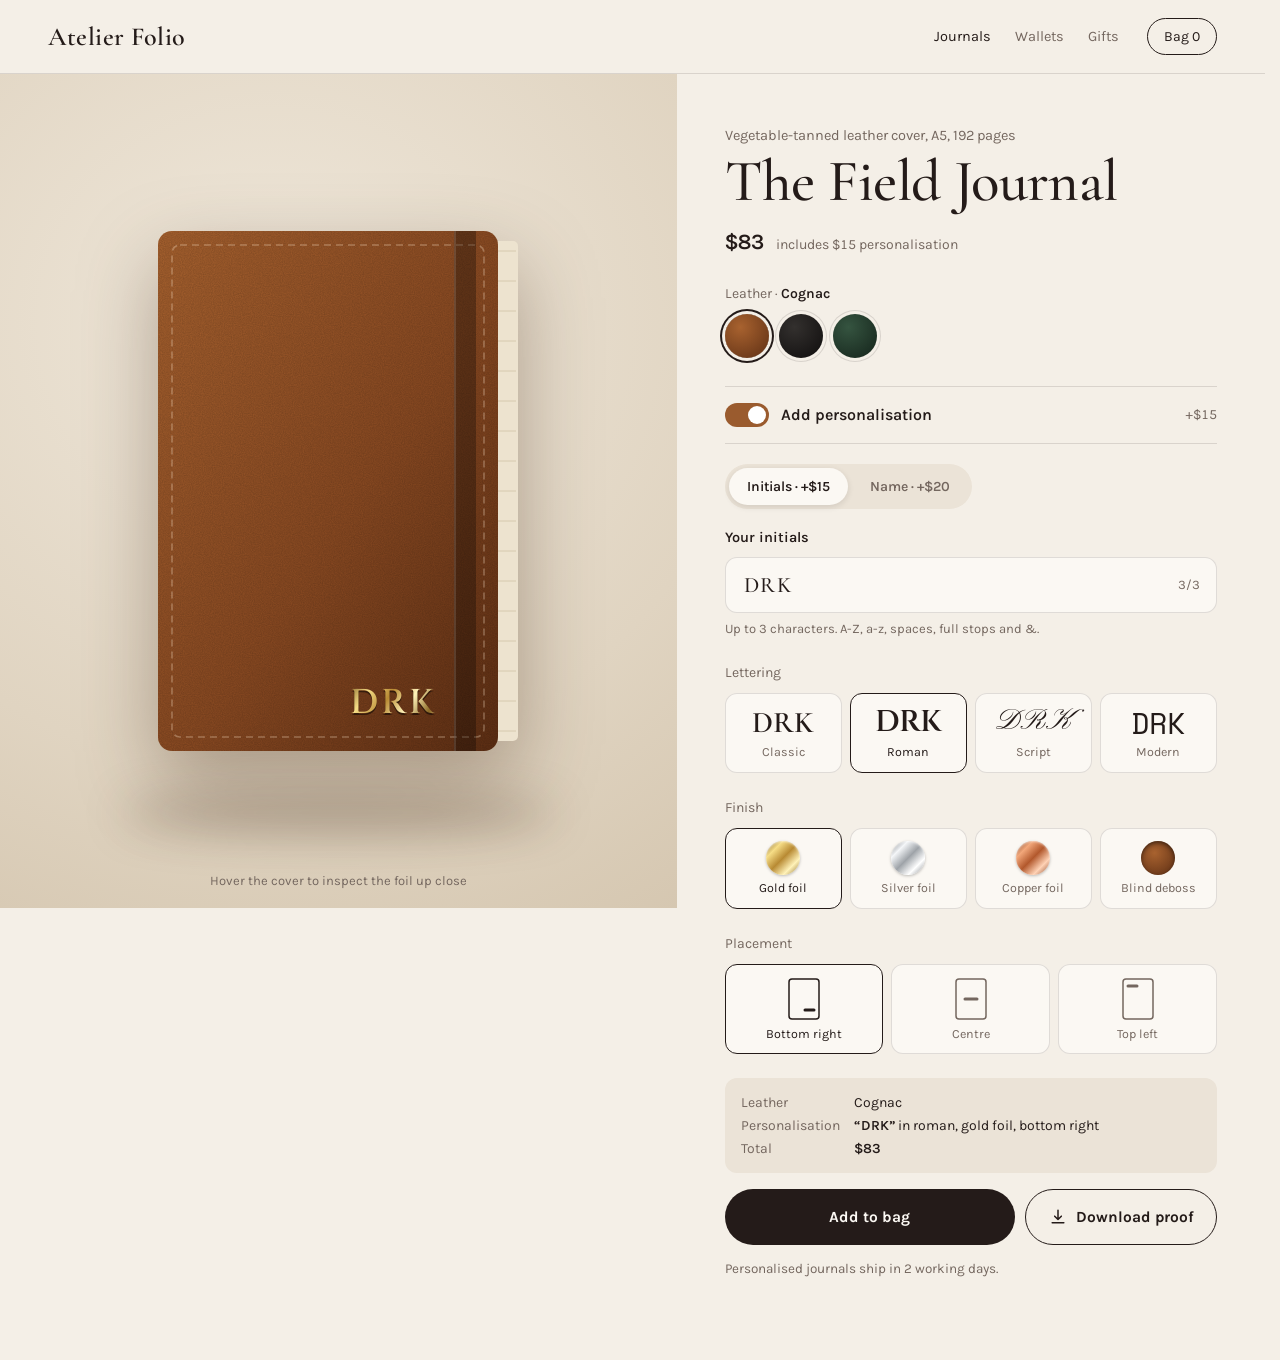
<file: idea-08/index.html>
<!doctype html>
<html lang="en">
<head>
  <meta charset="utf-8">
  <meta name="viewport" content="width=device-width, initial-scale=1, viewport-fit=cover">
  <title>The Field Journal · Atelier Folio</title>
  <meta name="description" content="Prototype: live personalisation preview with foil, font, placement and a downloadable proof.">
  <link rel="icon" href="data:image/svg+xml,%3Csvg xmlns='http://www.w3.org/2000/svg' viewBox='0 0 32 32'%3E%3Crect x='6' y='3' width='20' height='26' rx='3' fill='%238a4a22'/%3E%3Ctext x='16' y='21' font-family='Georgia' font-size='11' fill='%23f6dd86' text-anchor='middle'%3EAF%3C/text%3E%3C/svg%3E">
  <link rel="preconnect" href="https://fonts.googleapis.com">
  <link rel="preconnect" href="https://fonts.gstatic.com" crossorigin>
  <link rel="stylesheet" href="https://fonts.googleapis.com/css2?family=Cormorant+Garamond:wght@500;600&family=Cinzel:wght@500;600&family=Pinyon+Script&family=Space+Mono&family=Karla:wght@400;500;600;700&display=swap">
  <link rel="stylesheet" href="styles.css">
</head>
<body>
  <a class="skip" href="#studio">Skip to personalisation</a>
  <header class="topbar">
    <a class="wordmark" href="#">Atelier Folio</a>
    <nav class="topnav" aria-label="Main"><a href="#" aria-current="page">Journals</a><a href="#">Wallets</a><a href="#">Gifts</a></nav>
    <button class="cartbtn" id="cartBtn" type="button" aria-label="Cart, 0 items">Bag <span id="cartCount">0</span></button>
  </header>

  <main class="pdp">
    <section class="stage" id="stage" aria-label="Live preview">
      <div class="stage__tilt" id="tilt">
        <svg class="cover" id="cover" viewBox="0 0 400 540" role="img" aria-labelledby="coverDesc">
          <desc id="coverDesc">Preview of the journal cover</desc>
          <defs>
            <linearGradient id="leather" x1="0" y1="0" x2="1" y2="1">
              <stop id="lA" offset="0"/><stop id="lB" offset="0.55"/><stop id="lC" offset="1"/>
            </linearGradient>
            <filter id="grain" x="0" y="0" width="100%" height="100%">
              <feTurbulence type="fractalNoise" baseFrequency="0.9" numOctaves="3" seed="7"/>
              <feColorMatrix type="matrix" values="0 0 0 0 0  0 0 0 0 0  0 0 0 0 0  0 0 0 0.6 0"/>
              <feComposite in2="SourceGraphic" operator="in"/>
            </filter>
            <linearGradient id="foil" x1="0" y1="0" x2="1" y2="0.35" spreadMethod="reflect" gradientTransform="translate(0 0)"></linearGradient>
            <linearGradient id="sheen" x1="0" y1="0" x2="1" y2="0">
              <stop offset="0" stop-color="#fff" stop-opacity="0"/>
              <stop offset="0.5" stop-color="#fff" stop-opacity="0.16"/>
              <stop offset="1" stop-color="#fff" stop-opacity="0"/>
            </linearGradient>
            <clipPath id="coverClip"><rect x="20" y="10" width="340" height="520" rx="14"/></clipPath>
          </defs>
          <g id="coverArt">
            <g class="pages">
              <rect x="350" y="20" width="30" height="500" rx="5" fill="#ede3cf"/>
              <path d="M352 30h26M352 60h26M352 90h26M352 120h26M352 150h26M352 180h26M352 210h26M352 240h26M352 270h26M352 300h26M352 330h26M352 360h26M352 390h26M352 420h26M352 450h26M352 480h26M352 510h26" stroke="#d6c9ae" stroke-width="1"/>
            </g>
            <g clip-path="url(#coverClip)">
              <rect x="20" y="10" width="340" height="520" fill="url(#leather)"/>
              <rect x="20" y="10" width="340" height="520" fill="#000" filter="url(#grain)" opacity="0.32"/>
              <rect x="34" y="24" width="312" height="492" rx="8" fill="none" stroke="rgba(255,236,210,0.3)" stroke-width="1.6" stroke-dasharray="7 5"/>
              <rect x="316" y="10" width="22" height="520" fill="#000" opacity="0.3"/>
              <rect x="316" y="10" width="2" height="520" fill="#fff" opacity="0.12"/>
              <g id="mono">
                <text id="monoShadow"></text>
                <text id="monoMain"></text>
              </g>
              <rect id="sheenRect" x="-160" y="10" width="180" height="520" fill="url(#sheen)" transform="skewX(-12)"/>
            </g>
          </g>
        </svg>
      </div>
      <div class="loupe" id="loupe" aria-hidden="true"><svg id="loupeSvg" viewBox="0 0 400 540"><use href="#coverArt"/></svg></div>
      <p class="stage__hint">Hover the cover to inspect the foil up close</p>
    </section>

    <section class="studio" id="studio" aria-labelledby="productTitle">
      <p class="studio__sub" id="productSub"></p>
      <h1 class="studio__title" id="productTitle"></h1>
      <p class="studio__price"><span id="price">$68</span><span class="studio__fee" id="feeNote"></span></p>

      <fieldset class="group">
        <legend>Leather · <b id="leatherName"></b></legend>
        <div class="swatches" id="leathers"></div>
      </fieldset>

      <div class="toggle-row">
        <label class="switch">
          <input type="checkbox" id="personalise" role="switch" checked>
          <span class="switch__track" aria-hidden="true"><span></span></span>
          <span>Add personalisation</span>
        </label>
        <span class="toggle-row__fee" id="feeChip"></span>
      </div>

      <div class="options" id="options">
        <div class="tabs" id="modes" role="radiogroup" aria-label="Personalisation type"></div>
        <div class="field">
          <label for="monoInput" id="monoLabel">Your initials</label>
          <div class="field__row">
            <input id="monoInput" type="text" autocomplete="off" spellcheck="false" aria-describedby="monoHelp monoErr">
            <span class="field__count" id="monoCount">0/3</span>
          </div>
          <p class="field__help" id="monoHelp"></p>
          <p class="field__err" id="monoErr" role="alert"></p>
        </div>

        <fieldset class="group">
          <legend>Lettering</legend>
          <div class="fonts" id="fonts"></div>
        </fieldset>
        <fieldset class="group">
          <legend>Finish</legend>
          <div class="foils" id="foils"></div>
        </fieldset>
        <fieldset class="group">
          <legend>Placement</legend>
          <div class="places" id="places"></div>
        </fieldset>
      </div>

      <div class="summary" id="summary" aria-live="polite"></div>
      <div class="actions">
        <button class="btn btn--primary" id="addBtn" type="button"><span>Add to bag</span></button>
        <button class="btn btn--ghost" id="proofBtn" type="button">
          <svg viewBox="0 0 24 24" aria-hidden="true"><path d="M12 4v11m0 0-4-4m4 4 4-4M5 19h14" fill="none" stroke="currentColor" stroke-width="1.8" stroke-linecap="round" stroke-linejoin="round"/></svg>
          Download proof
        </button>
      </div>
      <p class="studio__lead" id="leadTime"></p>
    </section>
  </main>

  <div class="toast" id="toast" role="status" aria-live="polite">
    <img id="toastImg" alt="">
    <div><b>Added to bag</b><span id="toastText"></span></div>
  </div>

  <script src="https://cdn.jsdelivr.net/npm/gsap@3.12.5/dist/gsap.min.js"></script>
  <script src="data/studio.js"></script>
  <script src="app.js"></script>
</body>
</html>
</file>
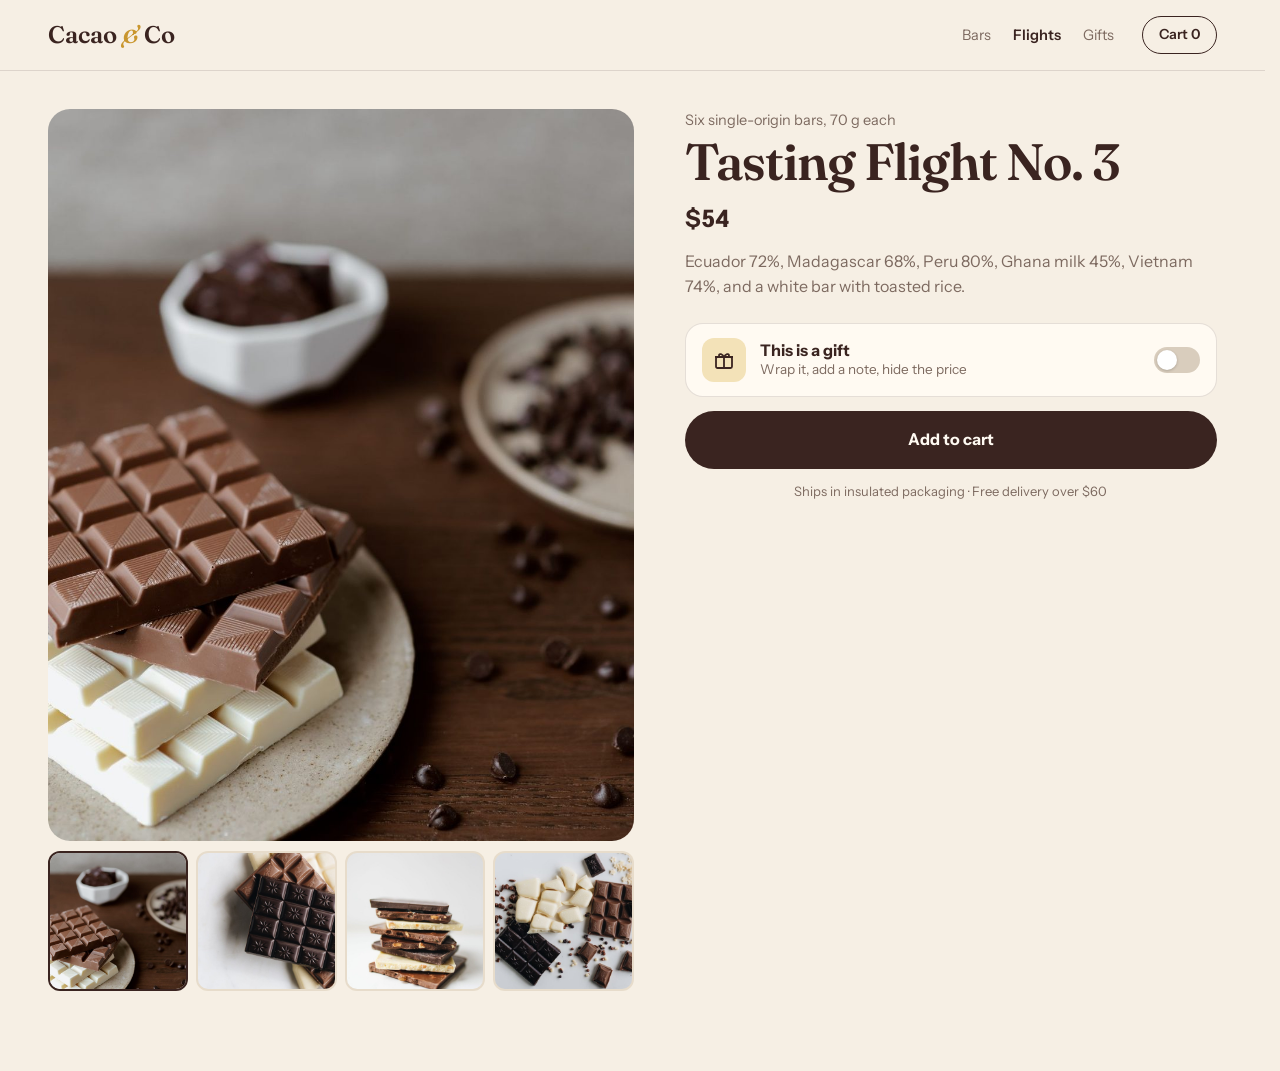
<file: idea-10/index.html>
<!doctype html>
<html lang="en">
<head>
  <meta charset="utf-8">
  <meta name="viewport" content="width=device-width, initial-scale=1, viewport-fit=cover">
  <title>Tasting Flight No. 3 · Cacao &amp; Co</title>
  <meta name="description" content="Prototype: Gift Mode, a one-tap gift flow with wrapping, a live note card, hidden prices and scheduled delivery.">
  <link rel="icon" href="data:image/svg+xml,%3Csvg xmlns='http://www.w3.org/2000/svg' viewBox='0 0 32 32'%3E%3Crect x='5' y='11' width='22' height='16' rx='2' fill='%234a2b22'/%3E%3Cpath d='M16 11v16M5 17h22' stroke='%23e2b04a' stroke-width='3'/%3E%3Cpath d='M16 11c-3-5-9-4-7-1s7 1 7 1c0 0 5 2 7-1s-4-4-7 1z' fill='%23e2b04a'/%3E%3C/svg%3E">
  <link rel="preconnect" href="https://fonts.googleapis.com">
  <link rel="preconnect" href="https://fonts.gstatic.com" crossorigin>
  <link rel="stylesheet" href="https://fonts.googleapis.com/css2?family=Fraunces:opsz,wght@9..144,400;9..144,600&family=Caveat:wght@500;600&family=Instrument+Sans:wght@400;500;600;700&display=swap">
  <link rel="stylesheet" href="styles.css">
</head>
<body>
  <a class="skip" href="#buy">Skip to product</a>
  <header class="topbar">
    <a class="wordmark" href="#">Cacao <i>&amp;</i> Co</a>
    <nav class="topnav" aria-label="Main"><a href="#">Bars</a><a href="#" aria-current="page">Flights</a><a href="#">Gifts</a></nav>
    <button class="cartbtn" id="cartBtn" type="button" aria-label="Cart, 0 items">Cart <span id="cartCount">0</span></button>
  </header>

  <main class="pdp">
    <section class="media" aria-label="Product images">
      <div class="hero" id="hero">
        <img class="hero__img" id="heroImg" alt="">
        <!-- Wrapping overlay: paper + ribbon + tag, animated in when gift mode is on -->
        <svg class="wrap" id="wrap" viewBox="0 0 400 500" preserveAspectRatio="xMidYMid slice" aria-hidden="true">
          <defs>
            <pattern id="pat-dots" width="22" height="22" patternUnits="userSpaceOnUse"><circle cx="11" cy="11" r="2.2" fill="rgba(255,255,255,0.22)"/></pattern>
            <pattern id="pat-lines" width="16" height="16" patternUnits="userSpaceOnUse" patternTransform="rotate(45)"><rect width="1.4" height="16" fill="rgba(214,178,94,0.35)"/></pattern>
            <pattern id="pat-leaves" width="48" height="48" patternUnits="userSpaceOnUse"><path d="M12 30c6-14 18-16 22-16-2 10-10 20-22 16zM12 30l14-10" fill="none" stroke="rgba(122,46,46,0.28)" stroke-width="1.6"/></pattern>
            <filter id="bowShade" x="-20%" y="-20%" width="140%" height="160%"><feDropShadow dx="0" dy="4" stdDeviation="4" flood-color="#000" flood-opacity="0.35"/></filter>
            <linearGradient id="fold" x1="0" x2="1"><stop offset="0" stop-color="#000" stop-opacity="0.18"/><stop offset="0.5" stop-color="#fff" stop-opacity="0.08"/><stop offset="1" stop-color="#000" stop-opacity="0.18"/></linearGradient>
          </defs>
          <g id="paperL"><rect x="0" y="0" width="201" height="500" id="paperLfill"/><rect x="0" y="0" width="201" height="500" id="paperLpat"/></g>
          <g id="paperR"><rect x="199" y="0" width="201" height="500" id="paperRfill"/><rect x="199" y="0" width="201" height="500" id="paperRpat"/></g>
          <rect x="0" y="0" width="400" height="500" fill="url(#fold)" id="foldShade"/>
          <rect id="ribV" x="182" y="0" width="36" height="500"/>
          <rect id="ribH" x="0" y="232" width="400" height="36"/>
          <g id="bow" transform="translate(200 250)">
            <path id="bowL" d="M0 0C-26-56-104-58-96-8C-90 22-30 18 0 0Z"/>
            <path id="bowR" d="M0 0C26-56 104-58 96-8C90 22 30 18 0 0Z"/>
            <path id="tailL" d="M-6 6-34 70-20 66-12 80Z"/>
            <path id="tailR" d="M6 6 34 70 20 66 12 80Z"/>
            <circle id="knot" r="14"/>
          </g>
          <g id="tag" transform="translate(262 300) rotate(10)">
            <path d="M0 0h96v58H0l-16-29z" fill="#fbf6ec"/>
            <circle cx="-4" cy="29" r="4" fill="#d9cbb3"/>
            <text id="tagText" x="44" y="36" text-anchor="middle" font-family="Caveat, cursive" font-size="26" fill="#3a2a22">For you</text>
          </g>
        </svg>
        <span class="hero__badge" id="heroBadge">Gift wrapped</span>
      </div>
      <div class="thumbs" id="thumbs"></div>
    </section>

    <section class="buy" id="buy" aria-labelledby="pTitle">
      <p class="buy__sub" id="pSub"></p>
      <h1 id="pTitle"></h1>
      <p class="buy__price"><span id="pPrice"></span> <span class="buy__gift" id="pGiftFee"></span></p>
      <p class="buy__details" id="pDetails"></p>

      <!-- Gift mode toggle -->
      <button class="giftswitch" id="giftSwitch" type="button" role="switch" aria-checked="false">
        <span class="giftswitch__icon" aria-hidden="true">
          <svg viewBox="0 0 24 24"><rect x="4" y="9" width="16" height="11" rx="1.5" fill="none" stroke="currentColor" stroke-width="1.8"/><path d="M3 9h18M12 9v11M12 9c-1.5-3-5-4-5-1.5S10.5 9 12 9c1.5 0 5 1 5-1.5S13.5 6 12 9z" fill="none" stroke="currentColor" stroke-width="1.8" stroke-linejoin="round"/></svg>
        </span>
        <span class="giftswitch__text"><b>This is a gift</b><span>Wrap it, add a note, hide the price</span></span>
        <span class="giftswitch__track" aria-hidden="true"><span></span></span>
      </button>

      <div class="giftpanel" id="giftPanel" hidden>
        <fieldset class="g">
          <legend>Wrapping</legend>
          <div class="wraps" id="wraps" role="radiogroup" aria-label="Wrapping"></div>
        </fieldset>

        <fieldset class="g">
          <legend>Gift note</legend>
          <div class="occ" id="occasions" role="group" aria-label="Start from a prompt"></div>
          <div class="note">
            <div class="card" id="card" aria-hidden="true">
              <span class="card__to" id="cardTo">To someone lovely,</span>
              <p class="card__msg" id="cardMsg"></p>
              <span class="card__from" id="cardFrom"></span>
            </div>
            <div class="note__fields">
              <div class="row2">
                <label class="f"><span>To</span><input id="toName" type="text" maxlength="24" placeholder="Maya" autocomplete="off"></label>
                <label class="f"><span>From</span><input id="fromName" type="text" maxlength="24" placeholder="Sam" autocomplete="off"></label>
              </div>
              <label class="f"><span>Message <em id="noteCount">0/160</em></span><textarea id="noteMsg" rows="3" maxlength="160"></textarea></label>
              <div class="notefont" id="noteFonts" role="radiogroup" aria-label="Note style"></div>
            </div>
          </div>
        </fieldset>

        <fieldset class="g">
          <legend>Delivery</legend>
          <label class="check"><input type="checkbox" id="hidePrices"> <span>Hide prices on the packing slip</span></label>
          <div class="sched">
            <label class="check"><input type="checkbox" id="schedule"> <span>Arrive on a specific day</span></label>
            <div class="days" id="days" hidden role="radiogroup" aria-label="Delivery day"></div>
          </div>
        </fieldset>
      </div>

      <div class="summary" id="summary" aria-live="polite"></div>
      <button class="atc" id="atc" type="button"><span>Add to cart</span></button>
      <p class="buy__trust">Ships in insulated packaging · Free delivery over $60</p>
    </section>
  </main>

  <div class="seal" id="seal" aria-hidden="true">
    <div class="seal__env">
      <div class="seal__card" id="sealCard"></div>
      <div class="seal__back"></div>
      <div class="seal__flap" id="sealFlap"></div>
      <div class="seal__wax" id="sealWax">C&amp;C</div>
    </div>
  </div>

  <p class="visually-hidden" id="liveRegion" aria-live="polite"></p>

  <script src="https://cdn.jsdelivr.net/npm/gsap@3.12.5/dist/gsap.min.js"></script>
  <script src="data/gift.js"></script>
  <script src="app.js"></script>
</body>
</html>
</file>
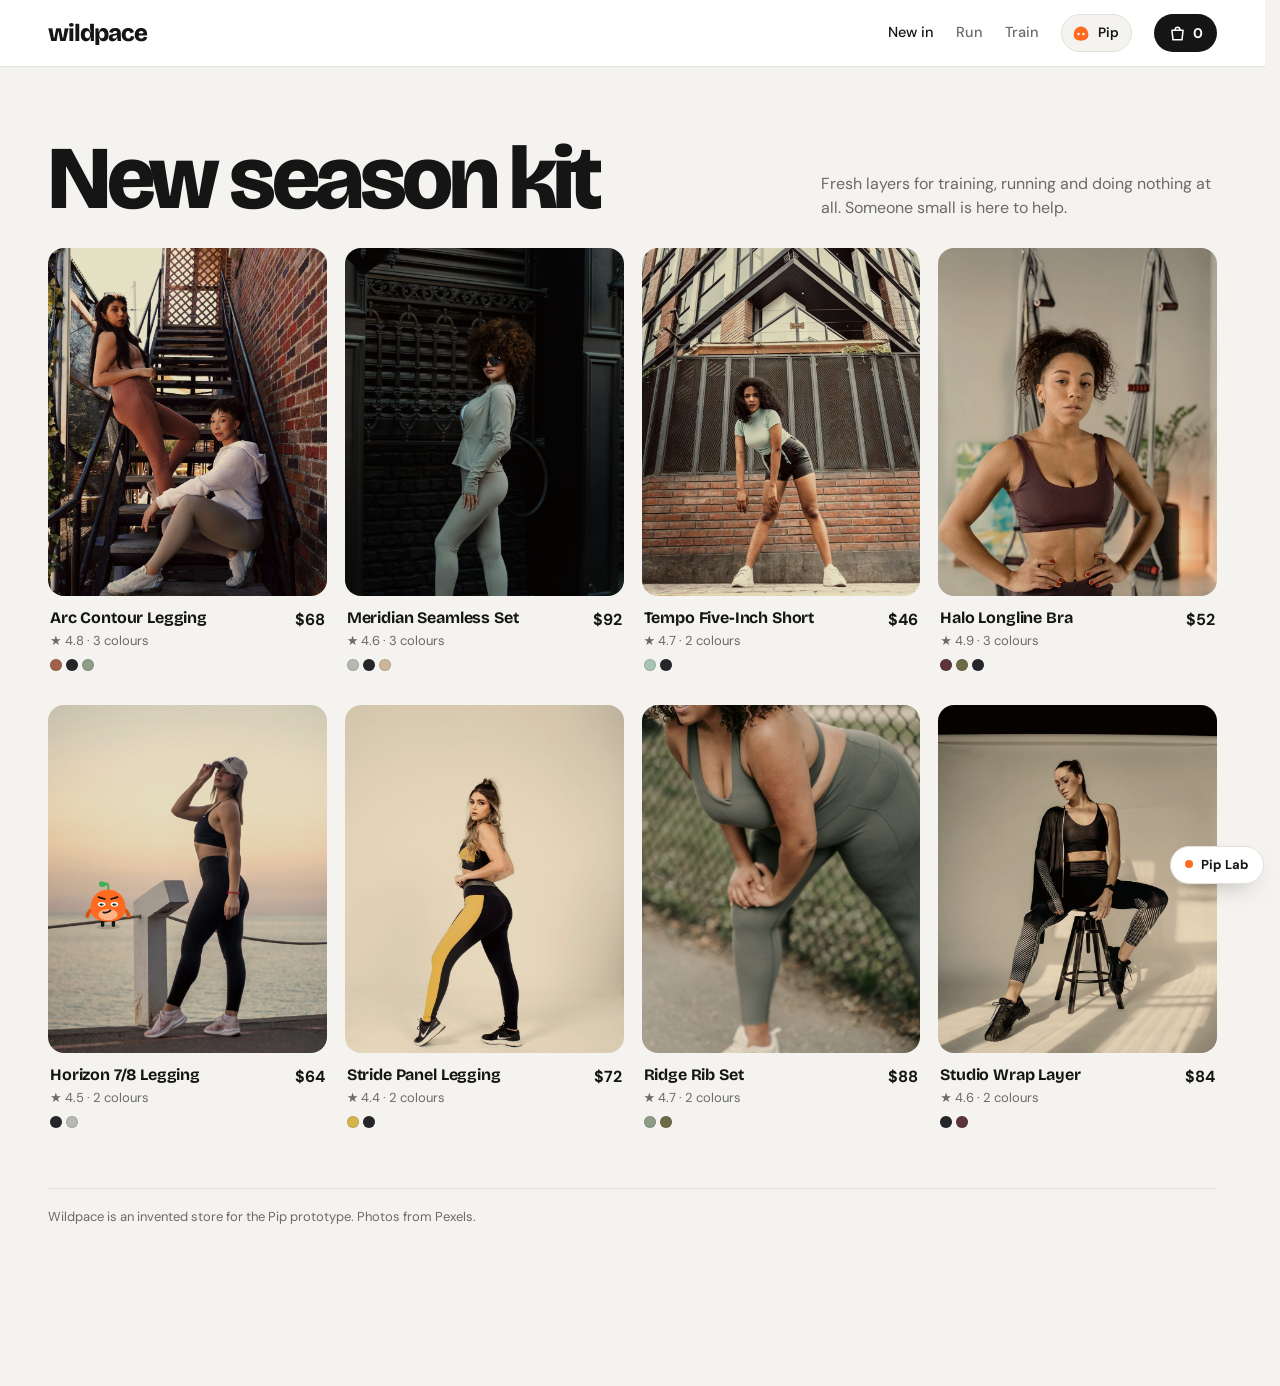
<file: idea-11/index.html>
<!doctype html>
<html lang="en">
<head>
  <meta charset="utf-8">
  <meta name="viewport" content="width=device-width, initial-scale=1, viewport-fit=cover">
  <title>New season kit · Wildpace</title>
  <meta name="description" content="Prototype: Pip, a tiny shopping companion that reacts to how you shop.">
  <link rel="icon" href="data:image/svg+xml,%3Csvg xmlns='http://www.w3.org/2000/svg' viewBox='0 0 32 32'%3E%3Cpath d='M16 6c7 0 11 6 11 12s-5 9-11 9-11-3-11-9S9 6 16 6z' fill='%23ff6a1f'/%3E%3Ccircle cx='12' cy='16' r='2.2' fill='%23151515'/%3E%3Ccircle cx='20' cy='16' r='2.2' fill='%23151515'/%3E%3Cpath d='M16 6c0-3 2-4 4-5' stroke='%233fae5a' stroke-width='2' fill='none'/%3E%3C/svg%3E">
  <style>@media (prefers-reduced-motion: no-preference) { @view-transition { navigation: auto; } }</style>
  <link rel="preconnect" href="https://fonts.googleapis.com">
  <link rel="preconnect" href="https://fonts.gstatic.com" crossorigin>
  <link rel="stylesheet" href="https://fonts.googleapis.com/css2?family=Bricolage+Grotesque:opsz,wght@12..96,400..800&family=DM+Sans:opsz,wght@9..40,400..700&display=swap">
  <link rel="stylesheet" href="styles.css">
</head>
<body data-page="collection">
  <a class="skip" href="#grid">Skip to products</a>
  <header class="topbar">
    <a class="wordmark" href="index.html">wildpace</a>
    <nav class="topnav" aria-label="Main"><a href="index.html" aria-current="page">New in</a><a href="#">Run</a><a href="#">Train</a></nav>
    <button class="pipswitch" id="pipSwitch" type="button" role="switch" aria-checked="true" title="Show or hide Pip">
      <svg viewBox="0 0 24 24" aria-hidden="true"><path d="M12 5c5 0 8 4.5 8 9s-3.6 6.5-8 6.5S4 18.5 4 14s3-9 8-9z" fill="currentColor"/><circle cx="9.3" cy="13" r="1.4" fill="#fff"/><circle cx="14.7" cy="13" r="1.4" fill="#fff"/></svg>
      <span>Pip</span>
    </button>
    <a class="cartbtn" id="cartBtn" href="#" aria-label="Cart, 0 items">
      <svg viewBox="0 0 24 24" aria-hidden="true"><path d="M5 8h14l-1.3 12H6.3L5 8Z M9 8V7a3 3 0 0 1 6 0v1" fill="none" stroke="currentColor" stroke-width="1.9" stroke-linejoin="round"/></svg>
      <span id="cartCount">0</span>
    </a>
  </header>

  <main class="page">
    <section class="intro">
      <h1 id="pageTitle"></h1>
      <p class="intro__lede" id="pageIntro"></p>
      <p class="promo" id="promo" hidden></p>
    </section>
    <ul class="grid" id="grid" aria-label="Products"></ul>
    <footer class="foot">Wildpace is an invented store for the Pip prototype. Photos from Pexels.</footer>
  </main>

  <aside class="lab" id="lab" aria-label="Demo controls">
    <button class="lab__toggle" id="labToggle" type="button" aria-expanded="false" aria-controls="labBody">Pip Lab</button>
    <div class="lab__body" id="labBody" hidden>
      <p class="lab__hint">Hover a product and wait, then click one. Pip follows you to the product page.</p>
      <div class="lab__btns">
        <button type="button" data-lab="replay">Replay sneak-in</button>
        <button type="button" data-lab="reset">Reset demo</button>
      </div>
    </div>
  </aside>

  <p class="visually-hidden" id="liveRegion" aria-live="polite"></p>

  <script src="https://cdn.jsdelivr.net/npm/gsap@3.12.5/dist/gsap.min.js"></script>
  <script src="data/store.js"></script>
  <script src="pip.js"></script>
  <script src="app.js"></script>
</body>
</html>
</file>
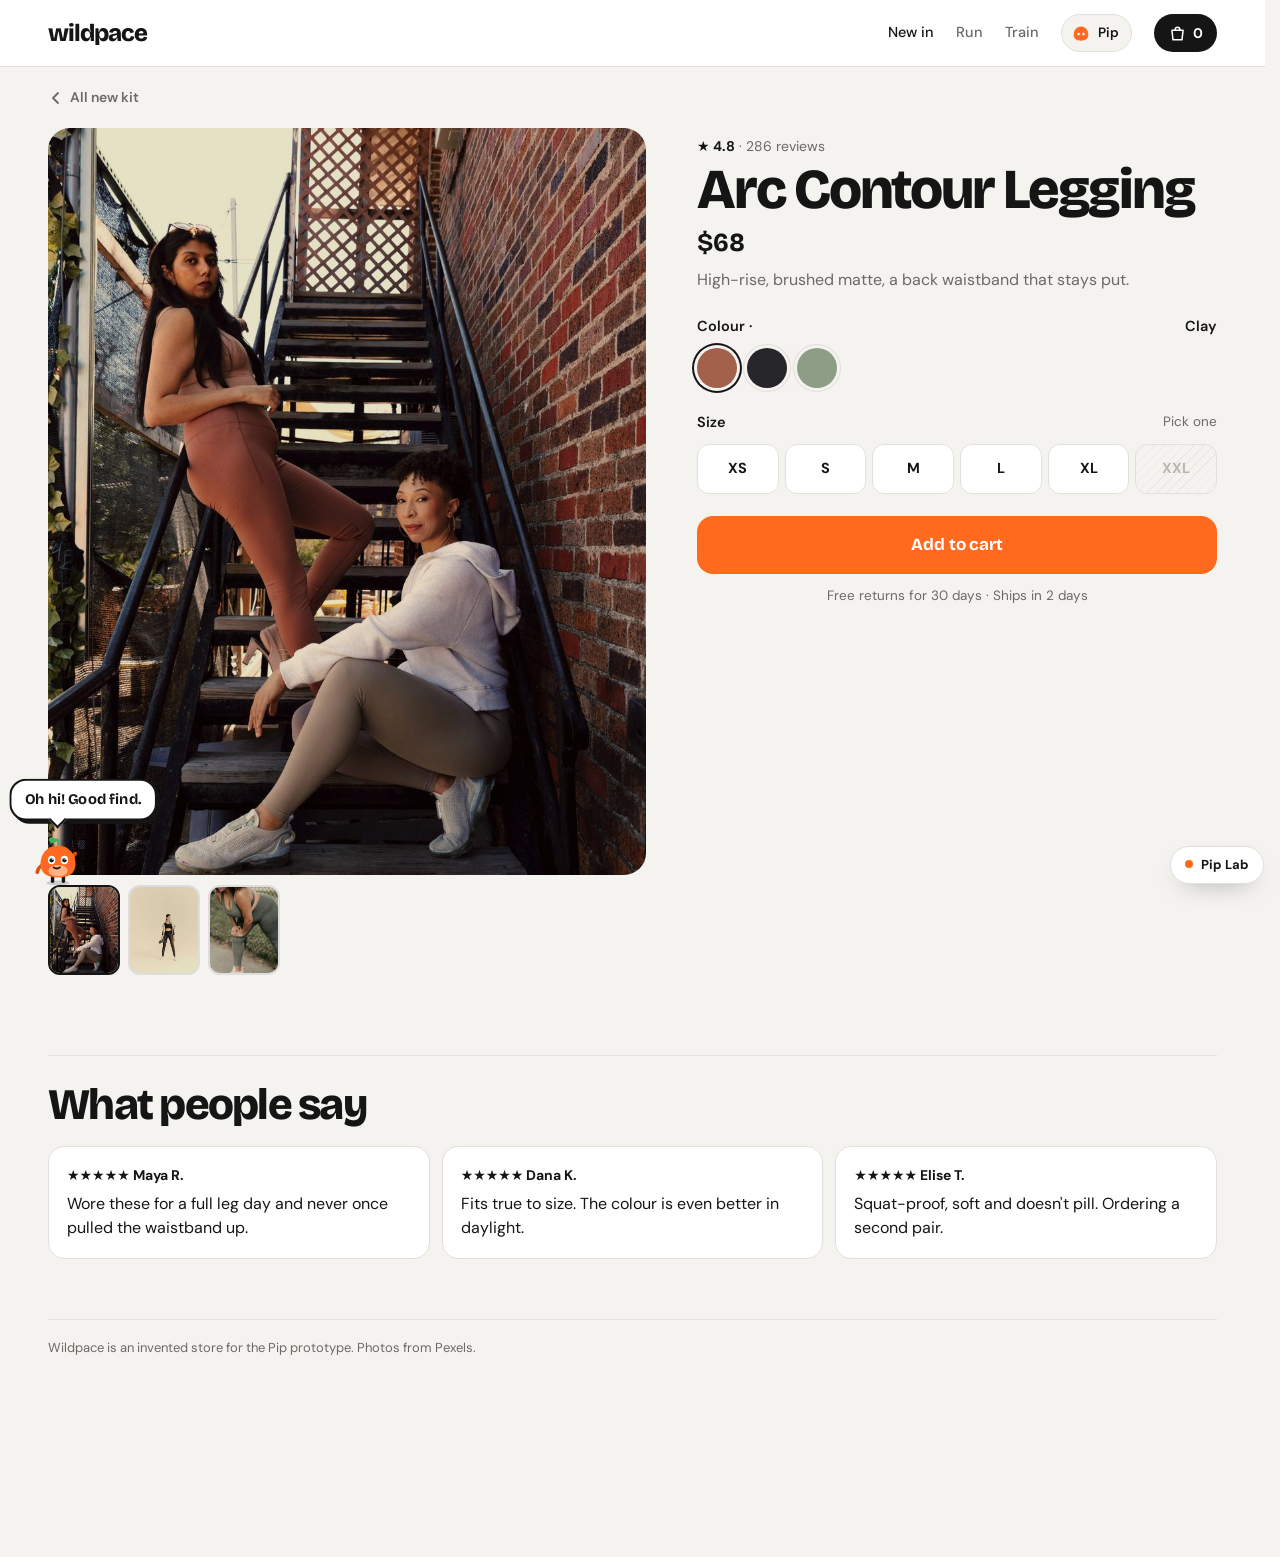
<file: idea-11/product.html>
<!doctype html>
<html lang="en">
<head>
  <meta charset="utf-8">
  <meta name="viewport" content="width=device-width, initial-scale=1, viewport-fit=cover">
  <title>Product · Wildpace</title>
  <meta name="description" content="Prototype: Pip reacts to how you shop on the product page.">
  <link rel="icon" href="data:image/svg+xml,%3Csvg xmlns='http://www.w3.org/2000/svg' viewBox='0 0 32 32'%3E%3Cpath d='M16 6c7 0 11 6 11 12s-5 9-11 9-11-3-11-9S9 6 16 6z' fill='%23ff6a1f'/%3E%3Ccircle cx='12' cy='16' r='2.2' fill='%23151515'/%3E%3Ccircle cx='20' cy='16' r='2.2' fill='%23151515'/%3E%3Cpath d='M16 6c0-3 2-4 4-5' stroke='%233fae5a' stroke-width='2' fill='none'/%3E%3C/svg%3E">
  <style>@media (prefers-reduced-motion: no-preference) { @view-transition { navigation: auto; } }</style>
  <link rel="preconnect" href="https://fonts.googleapis.com">
  <link rel="preconnect" href="https://fonts.gstatic.com" crossorigin>
  <link rel="stylesheet" href="https://fonts.googleapis.com/css2?family=Bricolage+Grotesque:opsz,wght@12..96,400..800&family=DM+Sans:opsz,wght@9..40,400..700&display=swap">
  <link rel="stylesheet" href="styles.css">
</head>
<body data-page="product">
  <a class="skip" href="#buy">Skip to product</a>
  <header class="topbar">
    <a class="wordmark" href="index.html">wildpace</a>
    <nav class="topnav" aria-label="Main"><a href="index.html" aria-current="page">New in</a><a href="#">Run</a><a href="#">Train</a></nav>
    <button class="pipswitch" id="pipSwitch" type="button" role="switch" aria-checked="true" title="Show or hide Pip">
      <svg viewBox="0 0 24 24" aria-hidden="true"><path d="M12 5c5 0 8 4.5 8 9s-3.6 6.5-8 6.5S4 18.5 4 14s3-9 8-9z" fill="currentColor"/><circle cx="9.3" cy="13" r="1.4" fill="#fff"/><circle cx="14.7" cy="13" r="1.4" fill="#fff"/></svg>
      <span>Pip</span>
    </button>
    <a class="cartbtn" id="cartBtn" href="#" aria-label="Cart, 0 items">
      <svg viewBox="0 0 24 24" aria-hidden="true"><path d="M5 8h14l-1.3 12H6.3L5 8Z M9 8V7a3 3 0 0 1 6 0v1" fill="none" stroke="currentColor" stroke-width="1.9" stroke-linejoin="round"/></svg>
      <span id="cartCount">0</span>
    </a>
  </header>

  <main class="pdp">
    <a class="back" id="backLink" href="index.html">
      <svg viewBox="0 0 16 16" aria-hidden="true"><path d="M10 3 5 8l5 5" fill="none" stroke="currentColor" stroke-width="1.8" stroke-linecap="round" stroke-linejoin="round"/></svg>
      All new kit
    </a>
    <div class="pdp__grid">
      <section class="gallery" aria-label="Product images">
        <figure class="gallery__main"><img id="heroImg" alt=""></figure>
        <div class="gallery__thumbs" id="thumbs"></div>
      </section>

      <section class="buy" id="buy" aria-labelledby="pTitle">
        <p class="buy__rating" id="pRating"></p>
        <h1 id="pTitle"></h1>
        <p class="buy__price" id="pPrice"></p>
        <p class="buy__details" id="pDetails"></p>

        <fieldset class="opt">
          <legend>Colour · <b id="colorName"></b></legend>
          <div class="swatches" id="swatches"></div>
        </fieldset>

        <fieldset class="opt" id="sizeField">
          <legend>Size <span class="opt__hint" id="sizeHint">Pick one</span></legend>
          <div class="sizes" id="sizes"></div>
        </fieldset>

        <button class="atc" id="atc" type="button"><span>Add to cart</span></button>
        <p class="buy__note">Free returns for 30 days · Ships in 2 days</p>
      </section>
    </div>

    <section class="reviews" id="reviews" aria-labelledby="revTitle">
      <h2 id="revTitle">What people say</h2>
      <ul class="reviews__list" id="reviewList"></ul>
    </section>
    <footer class="foot">Wildpace is an invented store for the Pip prototype. Photos from Pexels.</footer>
  </main>

  <aside class="lab" id="lab" aria-label="Demo controls">
    <button class="lab__toggle" id="labToggle" type="button" aria-expanded="false" aria-controls="labBody">Pip Lab</button>
    <div class="lab__body" id="labBody" hidden>
      <div class="meter">
        <div class="meter__head"><span>Drop-off risk</span><b id="riskLabel">Calm</b></div>
        <div class="meter__track"><span id="riskFill"></span><i class="meter__mark" id="riskMark"></i></div>
      </div>
      <ol class="lab__log" id="labLog" aria-label="Signals Pip noticed"></ol>
      <p class="lab__hint">Try it for real: hover Add to cart and leave, go idle, switch tabs, or move the cursor up to the browser tabs. Or simulate:</p>
      <div class="lab__btns">
        <button type="button" data-lab="exit">Exit intent</button>
        <button type="button" data-lab="tab">Tab switch</button>
        <button type="button" data-lab="idle">Went idle</button>
        <button type="button" data-lab="reset">Reset demo</button>
      </div>
    </div>
  </aside>

  <div class="confetti-layer" aria-hidden="true"></div>
  <p class="visually-hidden" id="liveRegion" aria-live="polite"></p>

  <script src="https://cdn.jsdelivr.net/npm/gsap@3.12.5/dist/gsap.min.js"></script>
  <script src="data/store.js"></script>
  <script src="pip.js"></script>
  <script src="app.js"></script>
</body>
</html>
</file>
<file: idea-01/loupe/loupe.css>
/* Loupe 0.1.0. Proprietary, all rights reserved. Generated file, do not edit. */
:root{--loupe-ink: #17191c;--loupe-ink-2: #5d6267;--loupe-sheet: #ffffff;--loupe-plate: #eef0ee;--loupe-line: rgba(23, 25, 28, .12);--loupe-accent: #17191c;--loupe-on-ink: #ffffff;--loupe-veil: rgba(244, 245, 243, .74);--loupe-veil-sheet: rgba(16, 18, 20, .4);--loupe-font: inherit;--loupe-font-display: var(--loupe-font);--loupe-display-weight: 600;--loupe-display-stretch: normal;--loupe-display-transform: none;--loupe-display-tracking: -.01em;--loupe-button-weight: 600;--loupe-button-transform: none;--loupe-button-tracking: normal;--loupe-button-radius: 999px;--loupe-radius: 20px;--loupe-chip-inset: 12px;--loupe-thumb-w: 42px;--loupe-chip-bg: rgba(255, 255, 255, .92);--loupe-chip-ink: #17191c;--loupe-z: 2147483000;--loupe-ease-out: cubic-bezier(.16, 1, .3, 1);--loupe-ease-in-out: cubic-bezier(.65, 0, .35, 1);--loupe-spring: cubic-bezier(.34, 1.36, .64, 1)}html.loupe-locked{overflow:hidden!important}html.loupe-locked body{padding-right:var(--loupe-sbw, 0px)!important}.loupe-host{position:relative}loupe-chip{position:absolute;z-index:12;left:var(--loupe-chip-inset);bottom:var(--loupe-chip-inset);display:block;width:max-content;margin:0;line-height:1}loupe-chip[data-position=bottom-right]{left:auto;right:var(--loupe-chip-inset)}loupe-chip[data-position=top-left]{bottom:auto;top:var(--loupe-chip-inset)}loupe-chip[data-position=top-right]{bottom:auto;left:auto;top:var(--loupe-chip-inset);right:var(--loupe-chip-inset)}loupe-chip[data-position=inline]{position:relative;left:auto;bottom:auto;margin-top:10px}loupe-chip:not(:defined),loupe-chip[hidden]{display:none!important}loupe-chip .loupe-chip{-webkit-appearance:none;appearance:none;position:relative;display:inline-flex!important;align-items:flex-end;width:auto;height:auto;min-width:0;min-height:0;margin:0;padding:0;border:0;border-radius:0;background:none;box-shadow:none;color:var(--loupe-chip-ink);font:500 12.5px/1 var(--loupe-font);letter-spacing:0;text-align:left;text-transform:none;cursor:pointer;outline:none;-webkit-tap-highlight-color:transparent}loupe-chip[data-position$=right] .loupe-chip{flex-direction:row-reverse}loupe-chip .loupe-chip__thumb{position:relative;z-index:1;flex:none;display:block;width:var(--loupe-thumb-w);aspect-ratio:9 / 16;transform-origin:40% 100%;transition:transform .62s var(--loupe-spring)}loupe-chip .loupe-chip__tilt{position:absolute;inset:0;display:block;overflow:hidden;border-radius:9px;background:#2b2e31;box-shadow:0 0 0 2px #fffffff5,0 12px 26px -12px #0009;transform:perspective(320px) rotateX(var(--loupe-rx, 0deg)) rotateY(var(--loupe-ry, 0deg));transition:transform .38s var(--loupe-ease-out)}loupe-chip .loupe-chip__tilt>img,loupe-chip .loupe-chip__tilt>video{position:absolute!important;inset:0!important;display:block!important;width:100%!important;height:100%!important;max-width:none!important;margin:0!important;padding:0!important;border:0!important;border-radius:0!important;object-fit:cover!important;transform:none!important;opacity:1}loupe-chip .loupe-chip__tilt>video{opacity:0;transition:opacity .28s linear}loupe-chip .loupe-chip__tilt>video.is-playing{opacity:1}loupe-chip.is-open .loupe-chip__thumb{visibility:hidden}loupe-chip .loupe-chip__thumb:before{content:"";position:absolute;inset:-2px;border-radius:11px;box-shadow:0 0 0 2px var(--loupe-chip-ring, #ffffff);opacity:0;pointer-events:none}loupe-chip.is-inviting .loupe-chip__thumb:before{animation:loupe-invite 1.5s var(--loupe-ease-out) 2}@keyframes loupe-invite{0%{opacity:.95;transform:scale(1)}to{opacity:0;transform:scale(1.5,1.32)}}loupe-chip .loupe-chip__pill{position:relative;z-index:0;display:inline-flex;align-items:center;height:28px;margin:0 0 0 -12px;padding:0 12px 0 21px;border-radius:999px;background:var(--loupe-chip-bg);-webkit-backdrop-filter:blur(12px) saturate(1.4);backdrop-filter:blur(12px) saturate(1.4);box-shadow:inset 0 0 0 1px #0000000f;white-space:nowrap;clip-path:inset(0 var(--loupe-cut, 0px) 0 0 round 999px);transition:clip-path .56s var(--loupe-ease-out)}loupe-chip[data-position$=right] .loupe-chip__pill{margin:0 -12px 0 0;padding:0 21px 0 12px;clip-path:inset(0 0 0 var(--loupe-cut, 0px) round 999px)}loupe-chip{--loupe-cut: var(--loupe-cut-rest, 0px)}loupe-chip.is-hot{--loupe-cut: var(--loupe-cut-hot, 0px)}loupe-chip .loupe-chip__label{position:relative;display:block;height:16px;overflow:hidden}loupe-chip .loupe-chip__rest,loupe-chip .loupe-chip__alt{display:flex;align-items:center;gap:5px;width:max-content;height:16px;line-height:16px;white-space:nowrap;transition:transform .56s var(--loupe-ease-out)}loupe-chip .loupe-chip__alt{position:absolute;top:0;left:0;transform:translateY(110%)}loupe-chip .loupe-chip__alt svg{width:8px;height:9px;flex:none}loupe-chip.is-hot .loupe-chip__rest,loupe-chip.is-live .loupe-chip__rest{transform:translateY(-110%)}loupe-chip.is-hot .loupe-chip__alt,loupe-chip.is-live .loupe-chip__alt{transform:translateY(0)}loupe-chip.is-live{--loupe-cut: var(--loupe-cut-hot, 0px)}loupe-chip.is-hot .loupe-chip__thumb{transform:translateY(-2px) scale(1.08)}loupe-chip .loupe-chip:active .loupe-chip__thumb{transform:scale(.96);transition-duration:.14s}loupe-chip .loupe-chip:focus-visible .loupe-chip__tilt{box-shadow:0 0 0 2px #fff,0 0 0 4px var(--loupe-ink),0 12px 26px -12px #0009}.loupe-stage{position:fixed;inset:0;z-index:var(--loupe-z);display:grid;place-items:center;color:var(--loupe-ink);font-family:var(--loupe-font);font-size:15px;font-weight:400;line-height:1.45;text-align:left;-webkit-font-smoothing:antialiased;-moz-osx-font-smoothing:grayscale;-webkit-text-size-adjust:100%}.loupe-stage[hidden],.loupe-stage [hidden]{display:none!important}.loupe-stage,.loupe-stage *,.loupe-stage *:before,.loupe-stage *:after{box-sizing:border-box}.loupe-stage :where(h2,h3,p,ol,ul,li,blockquote,figure,fieldset,legend){margin:0;padding:0;border:0;background:none;color:inherit;font:inherit;letter-spacing:inherit;text-transform:none;list-style:none;min-width:0}.loupe-stage :where(button){-webkit-appearance:none;appearance:none;width:auto;height:auto;min-width:0;min-height:0;margin:0;padding:0;border:0;border-radius:0;background:none;box-shadow:none;color:inherit;font:inherit;letter-spacing:inherit;line-height:inherit;text-align:inherit;text-transform:none;cursor:pointer;-webkit-tap-highlight-color:transparent}.loupe-stage :where(img,video){display:block;max-width:none}.loupe-stage :where(a){color:inherit}.loupe-stage :where(mark){background:none;color:inherit;padding:0}.loupe-stage :where(input){margin:0}.loupe-stage :where(svg){display:block;flex:none}.loupe-stage :focus{outline:none}.loupe-stage :focus-visible{outline:2px solid var(--loupe-ink);outline-offset:2px}.loupe-sr{position:absolute!important;width:1px;height:1px;margin:-1px;padding:0;overflow:hidden;clip:rect(0 0 0 0);white-space:nowrap;border:0}.loupe-veil{position:absolute;inset:0;background:var(--loupe-veil);-webkit-backdrop-filter:blur(18px) saturate(1.08);backdrop-filter:blur(18px) saturate(1.08)}.loupe-frame{position:relative;display:grid;grid-template-columns:var(--loupe-w, 360px);grid-template-rows:var(--loupe-h, 640px) auto;row-gap:18px;column-gap:14px}.loupe-stage[data-mode=panel] .loupe-frame{grid-template-columns:var(--loupe-w, 360px) var(--loupe-pw, 420px);grid-template-rows:var(--loupe-h, 640px)}.loupe-sheetbg,.loupe-grip{display:none}.loupe-player{position:relative;grid-area:1 / 1;width:var(--loupe-w, 360px);height:var(--loupe-h, 640px)}.loupe-player:before{content:"";position:absolute;inset:0;border-radius:var(--loupe-radius);box-shadow:0 40px 70px -36px #0c0e108c,0 8px 24px -16px #0c0e104d}.loupe-player__clip{position:absolute;inset:0;overflow:hidden;border-radius:var(--loupe-radius);background:#111315;isolation:isolate}.loupe-player__clip>video{position:absolute;inset:0;width:100%;height:100%;object-fit:cover;opacity:1}.loupe-player__clip>img.loupe-player__poster{position:absolute;inset:0;width:100%;height:100%;object-fit:cover}.loupe-player__shade{position:absolute;inset:0;pointer-events:none;background:linear-gradient(to bottom,#00000061,#0000 22%),linear-gradient(to top,#00000052,#0000 20%)}.loupe-hud{position:absolute;inset:0;color:#fff;pointer-events:none}.loupe-hud>*{pointer-events:auto}.loupe-progress{position:absolute;top:12px;left:14px;right:14px;display:flex;gap:4px;height:2px}.loupe-progress>span{position:relative;flex:var(--loupe-seg, 1) 1 0;overflow:hidden;border-radius:2px;background:#ffffff52}.loupe-progress>span>i{position:absolute;inset:0;background:#fff;transform:scaleX(0);transform-origin:0 50%}.loupe-by{position:absolute;top:24px;left:14px;right:60px;display:flex;align-items:center;gap:8px;font-size:12.5px;font-weight:500;text-shadow:0 1px 10px rgba(0,0,0,.35)}.loupe-by__avatar{display:grid;place-items:center;width:26px;height:26px;flex:none;border-radius:50%;background:#ffffff3d;-webkit-backdrop-filter:blur(8px);backdrop-filter:blur(8px);font-size:11.5px;font-weight:600;text-shadow:none}.loupe-by__text{overflow:hidden;text-overflow:ellipsis;white-space:nowrap}.loupe-controls{position:absolute;right:12px;bottom:12px;display:flex;gap:8px}.loupe-stage .loupe-round{display:grid;place-items:center;width:36px;height:36px;border-radius:50%;background:#fff3;-webkit-backdrop-filter:blur(10px) saturate(1.3);backdrop-filter:blur(10px) saturate(1.3);color:#fff;transition:background-color .2s linear,transform .3s var(--loupe-ease-out)}.loupe-stage .loupe-round:hover{background:#ffffff52}.loupe-stage .loupe-round:active{transform:scale(.92)}.loupe-stage .loupe-round svg{width:18px;height:18px}.loupe-stage .loupe-round:focus-visible{outline-color:#fff}.loupe-round .loupe-i-on,.loupe-round[aria-pressed=true] .loupe-i-off{display:none}.loupe-round[aria-pressed=true] .loupe-i-on{display:block}.loupe-round[data-paused=true] .loupe-i-pause,.loupe-round:not([data-paused=true]) .loupe-i-play{display:none}.loupe-flash{position:absolute;left:50%;top:50%;display:grid;place-items:center;width:64px;height:64px;margin:-32px 0 0 -32px;border-radius:50%;background:#00000057;color:#fff;opacity:0;pointer-events:none}.loupe-flash svg{width:24px;height:24px}.loupe-mini-hint{position:absolute;inset:0;display:none;place-items:center;color:#fff;background:#0000002e}.loupe-mini-hint svg{width:22px;height:22px}.loupe-panel{position:relative;grid-area:2 / 1;display:flex;flex-direction:column;min-width:0;min-height:0}.loupe-stage[data-mode=panel] .loupe-panel{grid-area:1 / 2}.loupe-panel__shadow,.loupe-panel__card{position:absolute;inset:0;border-radius:var(--loupe-radius);opacity:0;pointer-events:none}.loupe-panel__shadow{box-shadow:0 40px 70px -40px #0c0e1066,0 10px 30px -20px #0c0e1038}.loupe-panel__card{background:var(--loupe-sheet);box-shadow:0 0 0 1px var(--loupe-line)}.loupe-stage[data-mode=panel] .loupe-panel__shadow,.loupe-stage[data-mode=panel] .loupe-panel__card{opacity:1}.loupe-panel__inner{position:relative;display:flex;flex-direction:column;min-height:0;height:100%}.loupe-stage[data-mode=panel] .loupe-panel__inner{padding:24px 24px 0}.loupe-head{display:grid;grid-template-columns:minmax(0,1fr) auto;align-items:baseline;column-gap:16px}.loupe-stage .loupe-title{display:block;font-family:var(--loupe-font-display);font-size:19px;font-stretch:var(--loupe-display-stretch);font-weight:var(--loupe-display-weight);letter-spacing:var(--loupe-display-tracking);line-height:1.2;text-transform:var(--loupe-display-transform);overflow-wrap:anywhere}.loupe-stage .loupe-price{display:block;max-width:48%;font-size:16px;font-weight:500;font-variant-numeric:tabular-nums;text-align:right}.loupe-price s{display:inline-block;margin-left:6px;color:var(--loupe-ink-2);font-size:.875em;font-weight:400;white-space:nowrap}.loupe-price__now{white-space:nowrap}.loupe-meta{display:none;grid-column:1 / -1;align-items:center;gap:8px;margin-top:8px;color:var(--loupe-ink-2);font-size:13px}.loupe-stage[data-mode=panel] .loupe-meta:not(:empty){display:flex}.loupe-meta .loupe-stars{--loupe-star: 13px}.loupe-tabs{position:relative;display:grid;grid-template-columns:repeat(var(--loupe-tab-count, 3),minmax(0,1fr));margin-top:16px;padding:4px;border-radius:999px;background:var(--loupe-plate)}.loupe-tabs[data-count="1"]{display:flex;justify-content:stretch}.loupe-stage .loupe-tab{position:relative;z-index:1;display:flex;align-items:center;justify-content:center;height:38px;padding:0 10px;border-radius:999px;color:var(--loupe-ink);font-size:13.5px;font-weight:500;text-align:center;white-space:nowrap;transition:color .32s linear}.loupe-tabs[data-count="1"] .loupe-tab{flex:1}.loupe-stage .loupe-tab[aria-selected=true]{color:var(--loupe-on-ink)}.loupe-stage .loupe-tab:focus-visible{outline-offset:-2px}.loupe-tabs__pill{position:absolute;top:4px;bottom:4px;left:4px;width:calc((100% - 8px) / var(--loupe-tab-count, 3));border-radius:999px;background:var(--loupe-ink);opacity:0;transform:translate(calc(var(--loupe-tab-index, 0) * 100%));transition:transform .6s var(--loupe-spring),opacity .24s linear}.loupe-stage[data-mode=panel] .loupe-tabs__pill{opacity:1}.loupe-body{position:relative;display:none;flex:1;min-height:0;margin:18px -24px 0;overflow:hidden}.loupe-stage[data-mode=panel] .loupe-body{display:block}.loupe-scroll{position:absolute;inset:0;overflow-x:hidden;overflow-y:auto;overscroll-behavior:contain;padding:6px 24px 28px;scrollbar-width:thin;scrollbar-color:var(--loupe-line) transparent;-webkit-overflow-scrolling:touch}.loupe-scroll:focus-visible{outline-offset:-4px}.loupe-stage .loupe-close{position:absolute;top:-15px;right:-15px;z-index:6;display:grid;place-items:center;width:40px;height:40px;border-radius:50%;background:var(--loupe-sheet);color:var(--loupe-ink);box-shadow:0 0 0 1px var(--loupe-line),0 10px 24px -12px #0c0e1080;transition:transform .3s var(--loupe-ease-out)}.loupe-stage .loupe-close:hover{transform:rotate(90deg)}.loupe-stage .loupe-close svg{width:16px;height:16px}.loupe-stage[data-layout=sheet]{place-items:end stretch}.loupe-stage[data-layout=sheet] .loupe-veil{background:var(--loupe-veil-sheet);-webkit-backdrop-filter:none;backdrop-filter:none}.loupe-stage[data-layout=sheet] .loupe-frame{display:flex;flex-direction:column;align-items:center;gap:14px;width:100%;height:var(--loupe-sheet-h, 92vh);padding:50px 16px calc(14px + env(safe-area-inset-bottom,0px))}.loupe-stage[data-layout=sheet] .loupe-sheetbg{display:block;position:absolute;inset:0;border-radius:22px 22px 0 0;background:var(--loupe-sheet);box-shadow:0 -24px 60px -30px #00000073}.loupe-stage[data-layout=sheet] .loupe-grip{display:block;position:absolute;top:0;left:0;right:0;height:46px;touch-action:none;cursor:grab}.loupe-stage[data-layout=sheet] .loupe-grip:after{content:"";position:absolute;top:10px;left:50%;width:38px;height:4px;margin-left:-19px;border-radius:4px;background:var(--loupe-line)}.loupe-stage[data-layout=sheet] .loupe-close{top:9px;right:12px;width:34px;height:34px;background:var(--loupe-plate);box-shadow:none}.loupe-stage[data-layout=sheet] .loupe-close:hover{transform:none}.loupe-stage[data-layout=sheet] .loupe-player{flex:none;width:var(--loupe-w);height:var(--loupe-h);touch-action:none}.loupe-stage[data-layout=sheet] .loupe-player:before{box-shadow:none}.loupe-stage[data-layout=sheet] .loupe-player__clip{border-radius:16px}.loupe-stage[data-layout=sheet] .loupe-panel{flex:none;width:100%}.loupe-stage[data-layout=sheet] .loupe-head{touch-action:none}.loupe-stage[data-layout=sheet] .loupe-panel__card,.loupe-stage[data-layout=sheet] .loupe-panel__shadow{display:none}.loupe-stage[data-layout=sheet] .loupe-tabs{margin-top:14px}.loupe-stage[data-layout=sheet][data-mode=panel] .loupe-frame{align-items:stretch}.loupe-stage[data-layout=sheet][data-mode=panel] .loupe-player{position:absolute;z-index:2;top:50px;left:16px;width:64px;height:calc(64px * 16 / 9);touch-action:manipulation;cursor:pointer}.loupe-stage[data-layout=sheet][data-mode=panel] .loupe-player__clip{border-radius:10px}.loupe-stage[data-layout=sheet][data-mode=panel] .loupe-hud{display:none}.loupe-stage[data-layout=sheet][data-mode=panel] .loupe-mini-hint{display:grid}.loupe-stage[data-layout=sheet][data-mode=panel] .loupe-panel{flex:1;min-height:0}.loupe-stage[data-layout=sheet][data-mode=panel] .loupe-panel__inner{padding:0}.loupe-stage[data-layout=sheet][data-mode=panel] .loupe-head{grid-template-columns:minmax(0,1fr);align-content:center;row-gap:4px;min-height:calc(64px * 16 / 9);padding-left:80px}.loupe-stage[data-layout=sheet][data-mode=panel] .loupe-meta{margin-top:2px}.loupe-stage[data-layout=sheet] .loupe-body{margin:14px -16px 0}.loupe-stage[data-layout=sheet] .loupe-scroll{padding:6px 16px 24px}.loupe-pane{position:relative}.loupe-mark{background-repeat:no-repeat;background-position:0 100%;-webkit-box-decoration-break:clone;box-decoration-break:clone;transition:background-size .76s var(--loupe-ease-out) var(--loupe-d, 0ms)}.loupe-stage[data-highlight=underline] .loupe-mark{padding-bottom:.12em;background-image:var(--loupe-underline, linear-gradient(currentColor, currentColor));background-size:0% .42em}.loupe-stage[data-highlight=underline] .loupe-mark.is-drawn{background-size:100% .42em}.loupe-stage[data-highlight=wash] .loupe-mark{padding:0 .12em;margin:0 -.12em;border-radius:.2em;background-image:linear-gradient(var(--loupe-wash, rgba(23, 25, 28, .12)),var(--loupe-wash, rgba(23, 25, 28, .12)));background-size:0% 100%}.loupe-stage[data-highlight=wash] .loupe-mark.is-drawn{background-size:100% 100%}.loupe-stage[data-highlight=none] .loupe-mark{font-weight:600}.loupe-stars{--loupe-star: 14px;position:relative;display:inline-flex;flex:none;color:var(--loupe-line)}.loupe-stars svg{width:var(--loupe-star);height:var(--loupe-star)}.loupe-stars__row{display:flex;gap:1px}.loupe-stars__fill{position:absolute;inset:0;color:var(--loupe-ink);clip-path:inset(0 calc(100% - var(--loupe-v, 100%)) 0 0)}.loupe-notes{display:grid;gap:4px}.loupe-note{position:relative;display:grid;grid-template-columns:58px minmax(0,1fr);gap:0 12px;padding:14px 0 16px;border-bottom:1px solid var(--loupe-line)}.loupe-note:last-child{border-bottom:0}.loupe-notes--plain .loupe-note{grid-template-columns:minmax(0,1fr)}.loupe-stage .loupe-at{position:relative;align-self:start;display:inline-flex;flex-direction:column;align-items:flex-start;gap:7px;padding:2px 0;color:var(--loupe-ink-2);font-size:13px;font-variant-numeric:tabular-nums}.loupe-at__time{display:inline-flex;align-items:center;gap:6px;transition:color .24s linear}.loupe-at__time svg{width:7px;height:8px}.loupe-at__bar{position:relative;display:block;width:44px;height:2px;overflow:hidden;border-radius:2px;background:var(--loupe-line)}.loupe-at__bar>i{position:absolute;inset:0;background:var(--loupe-accent);transform:scaleX(var(--loupe-p, 0));transform-origin:0 50%}.loupe-stage .loupe-at:hover .loupe-at__time,.loupe-note.is-active .loupe-at__time{color:var(--loupe-ink)}.loupe-stage .loupe-note__title{display:block;margin:0 0 4px;font-size:15px;font-weight:600;line-height:1.3}.loupe-stage .loupe-note__body{color:var(--loupe-ink-2);font-size:14px;line-height:1.55}.loupe-note__body .loupe-mark{color:var(--loupe-ink)}.loupe-desc{color:var(--loupe-ink-2);font-size:14.5px;line-height:1.6}.loupe-also{margin-top:22px}.loupe-stage .loupe-also__label{margin-bottom:10px;color:var(--loupe-ink-2);font-size:13px}.loupe-also__row{display:flex;gap:10px;flex-wrap:wrap}.loupe-stage .loupe-also__item{display:grid;gap:6px;width:84px;font-size:12.5px;text-align:left}.loupe-also__img{display:block;width:84px;height:105px;overflow:hidden;border-radius:10px;background:var(--loupe-plate)}.loupe-also__img img{width:100%;height:100%;object-fit:cover;transition:transform .7s var(--loupe-ease-out)}.loupe-stage .loupe-also__item:hover .loupe-also__img img{transform:scale(1.05)}.loupe-score{display:flex;align-items:center;gap:14px;padding:6px 0 18px;border-bottom:1px solid var(--loupe-line)}.loupe-stage .loupe-score__value{font-family:var(--loupe-font-display);font-size:44px;font-stretch:var(--loupe-display-stretch);font-variant-numeric:tabular-nums;font-weight:var(--loupe-display-weight);letter-spacing:-.02em;line-height:1}.loupe-score__side{display:grid;gap:4px}.loupe-score__count{color:var(--loupe-ink-2);font-size:13px}.loupe-quotes{display:grid}.loupe-quote{padding:18px 0 20px;border-bottom:1px solid var(--loupe-line)}.loupe-quote:last-child{border-bottom:0}.loupe-stage .loupe-quote__text{font-size:16px;line-height:1.55}.loupe-w{display:inline-block}.loupe-quote__foot{display:flex;flex-wrap:wrap;align-items:center;justify-content:space-between;gap:6px 14px;margin-top:12px;color:var(--loupe-ink-2);font-size:13px}.loupe-quote__by{display:flex;align-items:center;gap:8px}.loupe-quote__by b{color:var(--loupe-ink);font-weight:600}.loupe-quote__verified{display:inline-flex;align-items:center;gap:4px}.loupe-quote__verified svg{width:12px;height:12px;color:var(--loupe-accent)}.loupe-quote__helpful{font-variant-numeric:tabular-nums}.loupe-variant{display:grid;grid-template-columns:72px minmax(0,1fr);align-items:center;gap:14px;padding-bottom:18px;border-bottom:1px solid var(--loupe-line)}.loupe-variant__media{position:relative;width:72px;height:90px;overflow:hidden;border-radius:10px;background:var(--loupe-plate)}.loupe-variant__media img{position:absolute;inset:0;width:100%;height:100%;object-fit:cover}.loupe-stage .loupe-variant__name{font-size:15px;font-weight:600}.loupe-stage .loupe-variant__line{display:flex;flex-wrap:wrap;align-items:center;gap:4px 14px;margin-top:4px;font-size:13px}.loupe-variant__price{font-variant-numeric:tabular-nums}.loupe-variant__stock{display:inline-flex;align-items:center;gap:6px;color:var(--loupe-ink-2)}.loupe-variant__stock:before{content:"";width:6px;height:6px;border-radius:50%;background:var(--loupe-accent)}.loupe-variant__stock[data-state=out]:before{background:var(--loupe-ink-2)}.loupe-opt{margin-top:20px}.loupe-stage .loupe-opt__legend{display:flex;gap:6px;margin-bottom:10px;color:var(--loupe-ink-2);font-size:13px}.loupe-opt__legend b{color:var(--loupe-ink);font-weight:600}.loupe-opt__value{display:inline-block}.loupe-opt__row{position:relative;display:flex;flex-wrap:wrap;gap:8px}.loupe-opt__row[data-kind=pill]{display:grid;grid-template-columns:repeat(auto-fill,minmax(48px,1fr))}.loupe-opt.is-missing .loupe-opt__legend{color:var(--loupe-accent)}.loupe-choice{position:relative;z-index:1;display:grid;place-items:center;cursor:pointer;user-select:none;-webkit-tap-highlight-color:transparent}.loupe-choice input{position:absolute;inset:0;width:100%;height:100%;margin:0;opacity:0;cursor:inherit}.loupe-choice--swatch{width:40px;height:40px;border-radius:50%}.loupe-choice--swatch .loupe-dot{width:30px;height:30px;border-radius:50%;background:var(--loupe-c, var(--loupe-plate)) center / cover;box-shadow:inset 0 0 0 1px #0000001a}.loupe-choice--pill{height:42px;padding:0 10px;border-radius:12px;box-shadow:inset 0 0 0 1px var(--loupe-line);font-size:13.5px;font-weight:500;font-variant-numeric:tabular-nums;white-space:nowrap;transition:box-shadow .2s linear,color .2s linear}.loupe-choice--pill:hover{box-shadow:inset 0 0 0 1px var(--loupe-ink-2)}.loupe-choice.is-out{color:var(--loupe-ink-2)}.loupe-choice--pill.is-out:after{content:"";position:absolute;left:8px;right:8px;top:50%;height:1px;background:currentColor;transform:rotate(-18deg) scaleX(var(--loupe-strike, 1));transform-origin:0 50%;transition:transform .52s var(--loupe-ease-out) var(--loupe-d, 0ms)}.loupe-choice--swatch.is-out .loupe-dot{opacity:.45}.loupe-choice--swatch.is-out:after{content:"";position:absolute;left:9px;right:9px;top:50%;height:1.5px;background:var(--loupe-ink);transform:rotate(-45deg)}.loupe-choice input:focus-visible~.loupe-dot,.loupe-choice--pill:has(input:focus-visible){outline:2px solid var(--loupe-ink);outline-offset:2px}.loupe-ring{position:absolute;top:0;left:0;z-index:0;pointer-events:none;opacity:0;transition:transform .56s var(--loupe-spring),opacity .2s linear}.loupe-opt__row[data-kind=swatch] .loupe-ring{width:40px;height:40px;border-radius:50%;box-shadow:inset 0 0 0 1.5px var(--loupe-ink)}.loupe-opt__row[data-kind=pill] .loupe-ring{border-radius:12px;background:var(--loupe-ink)}.loupe-opt__row[data-kind=pill] .loupe-choice.is-checked{color:var(--loupe-on-ink)}.loupe-opt__row[data-kind=pill] .loupe-choice.is-checked:hover{box-shadow:inset 0 0 0 1px var(--loupe-line)}.loupe-buy{display:flex;gap:10px;margin-top:24px}.loupe-stage .loupe-atc{position:relative;display:block;flex:1;height:52px;overflow:hidden;border-radius:var(--loupe-button-radius);background:var(--loupe-ink);color:var(--loupe-on-ink);font-size:14.5px;font-weight:var(--loupe-button-weight);letter-spacing:var(--loupe-button-tracking);text-transform:var(--loupe-button-transform);transition:transform .3s var(--loupe-ease-out),opacity .2s linear}.loupe-stage .loupe-atc:active{transform:scale(.985)}.loupe-stage .loupe-atc:disabled{cursor:not-allowed;opacity:.45}.loupe-stage .loupe-atc:focus-visible{outline-offset:3px}.loupe-atc__face{position:absolute;inset:0;display:flex;align-items:center;justify-content:space-between;gap:12px;padding:0 22px;white-space:nowrap}.loupe-atc__face--done{justify-content:center;gap:8px;opacity:0;transform:translateY(100%)}.loupe-atc__face--done svg{width:18px;height:18px}.loupe-atc__face--done path{stroke-dasharray:24;stroke-dashoffset:24}.loupe-atc[data-state=done] .loupe-atc__face--done path{stroke-dashoffset:0;transition:stroke-dashoffset .42s var(--loupe-ease-out) .12s}.loupe-atc__price{font-variant-numeric:tabular-nums;opacity:.8}.loupe-atc__face--main:only-child,.loupe-atc[data-ready=false] .loupe-atc__face--main{justify-content:center}.loupe-atc[data-ready=false] .loupe-atc__price{display:none}.loupe-atc__line{position:absolute;left:0;bottom:0;width:100%;height:2px;background:currentColor;opacity:0;transform:scaleX(0);transform-origin:0 50%}.loupe-stage .loupe-wish{position:relative;display:grid;place-items:center;width:52px;height:52px;flex:none;border-radius:var(--loupe-button-radius);box-shadow:inset 0 0 0 1px var(--loupe-line);color:var(--loupe-ink)}.loupe-wish svg{width:20px;height:20px}.loupe-wish .loupe-heart-fill{fill:var(--loupe-ink);transform:scale(0);transform-box:fill-box;transform-origin:50% 55%}.loupe-wish[aria-pressed=true] .loupe-heart-fill{transform:scale(1)}.loupe-burst{position:absolute;left:50%;top:50%;width:4px;height:4px;margin:-2px 0 0 -2px;border-radius:50%;background:var(--loupe-ink);opacity:0;pointer-events:none}.loupe-msg{min-height:20px;margin-top:10px;color:var(--loupe-ink-2);font-size:13px}.loupe-msg.is-error{color:#b42318}.loupe-msg a{color:var(--loupe-ink);font-weight:600}.loupe-facts{display:grid;gap:8px;margin-top:6px;color:var(--loupe-ink-2);font-size:13px}.loupe-facts li{display:flex;gap:8px;align-items:baseline}.loupe-facts li:before{content:"";flex:none;width:4px;height:4px;border-radius:50%;background:currentColor;transform:translateY(-2px)}.loupe-stage .loupe-pdp{display:inline-block;margin-top:18px;font-size:13.5px;font-weight:500;text-decoration:underline;text-underline-offset:3px;text-decoration-thickness:1px}@media(prefers-reduced-motion:reduce){loupe-chip .loupe-chip__thumb,loupe-chip .loupe-chip__tilt,loupe-chip .loupe-chip__pill,loupe-chip .loupe-chip__rest,loupe-chip .loupe-chip__alt,.loupe-tabs__pill,.loupe-ring,.loupe-mark,.loupe-choice--pill.is-out:after{transition-duration:1ms!important}loupe-chip.is-hot .loupe-chip__thumb{transform:none}loupe-chip.is-inviting .loupe-chip__thumb:before{animation:none}.loupe-stage .loupe-close:hover{transform:none}}
</file>
<file: idea-01/styles.css>
/* ==========================================================================
   Fieldnote Active · demo storefront for Loupe
   Chalk-white page, graphite-blue ink, one field-green accent.
   Archivo throughout: expanded width for display, normal width for UI.
   The chip and stage come from loupe/loupe.css; this file only themes them.
   ========================================================================== */

:root {
  --paper: #f6f7f4;
  --sheet: #ffffff;
  --plate: #e8ebe5;
  --ink: #172229;
  --ink-2: #5b676d;
  --line: rgba(23, 34, 41, 0.12);
  --accent: #1e6e47;

  --font: "Archivo", "Helvetica Neue", Arial, sans-serif;
  --gutter: clamp(16px, 3.4vw, 48px);
  --ease-out: cubic-bezier(0.16, 1, 0.3, 1);

  /* Loupe theme */
  --loupe-ink: var(--ink);
  --loupe-ink-2: var(--ink-2);
  --loupe-sheet: var(--sheet);
  --loupe-plate: var(--plate);
  --loupe-line: var(--line);
  --loupe-accent: var(--accent);
  --loupe-veil: rgba(246, 247, 244, 0.78);
  --loupe-veil-sheet: rgba(23, 34, 41, 0.42);
  --loupe-font: var(--font);
  --loupe-display-stretch: 125%;
  --loupe-display-weight: 620;
  --loupe-display-tracking: -0.02em;
  --loupe-chip-ink: var(--ink);

  color-scheme: light;
}

*, *::before, *::after { box-sizing: border-box; }
html { -webkit-text-size-adjust: 100%; }
body {
  margin: 0;
  background: var(--paper);
  color: var(--ink);
  font: 400 16px/1.5 var(--font);
  -webkit-font-smoothing: antialiased;
  -moz-osx-font-smoothing: grayscale;
}
img { display: block; max-width: 100%; }
a { color: inherit; }
button, select { font: inherit; color: inherit; }
button { cursor: pointer; }
:focus-visible { outline: 2px solid var(--ink); outline-offset: 3px; border-radius: 4px; }

.skip {
  position: absolute;
  left: 12px;
  top: -64px;
  z-index: 50;
  padding: 10px 14px;
  border-radius: 999px;
  background: var(--ink);
  color: var(--paper);
  font-weight: 600;
  text-decoration: none;
}
.skip:focus { top: 12px; }

/* ---------- Bar ---------- */

.bar {
  position: sticky;
  top: 0;
  z-index: 20;
  display: grid;
  grid-template-columns: 1fr auto 1fr;
  align-items: center;
  height: 64px;
  padding: 0 var(--gutter);
  background: rgba(246, 247, 244, 0.86);
  -webkit-backdrop-filter: blur(14px) saturate(1.2);
  backdrop-filter: blur(14px) saturate(1.2);
  border-bottom: 1px solid var(--line);
}
.logo {
  display: inline-flex;
  align-items: baseline;
  gap: 6px;
  justify-self: start;
  text-decoration: none;
}
.logo__word {
  font-size: 19px;
  font-stretch: 125%;
  font-weight: 700;
  letter-spacing: -0.03em;
}
.logo__sub {
  font-size: 13px;
  font-stretch: 100%;
  color: var(--ink-2);
}
.nav { display: flex; gap: 28px; }
.nav a {
  position: relative;
  padding: 6px 0;
  color: var(--ink-2);
  font-size: 14px;
  font-weight: 500;
  text-decoration: none;
  transition: color 200ms linear;
}
.nav a:hover,
.nav a[aria-current="page"] { color: var(--ink); }
.nav a[aria-current="page"]::after {
  content: "";
  position: absolute;
  left: 0;
  right: 0;
  bottom: 0;
  height: 1.5px;
  background: currentColor;
}
.bar__tools { display: flex; gap: 6px; justify-self: end; }
.icon-btn,
.bag {
  position: relative;
  display: grid;
  place-items: center;
  width: 40px;
  height: 40px;
  padding: 0;
  border: 0;
  border-radius: 50%;
  background: none;
  transition: background-color 200ms linear;
}
.icon-btn:hover,
.bag:hover { background: rgba(23, 34, 41, 0.06); }
.icon-btn svg,
.bag svg { width: 22px; height: 22px; }
.bag__count {
  position: absolute;
  top: 3px;
  right: 1px;
  min-width: 18px;
  height: 18px;
  padding: 0 5px;
  border-radius: 999px;
  background: var(--accent);
  color: #fff;
  font-size: 11px;
  font-weight: 600;
  line-height: 18px;
  text-align: center;
  font-variant-numeric: tabular-nums;
}
.bag__count[data-empty="true"] { background: var(--ink-2); opacity: 0; transform: scale(0.6); }

/* ---------- Intro ---------- */

.page { padding: 0 var(--gutter); }
.intro { padding: clamp(32px, 5vw, 68px) 0 clamp(22px, 2.8vw, 34px); }
.intro__title {
  margin: 0;
  font-size: clamp(46px, 7.4vw, 116px);
  font-stretch: 125%;
  font-weight: 620;
  letter-spacing: -0.04em;
  line-height: 0.9;
}
.intro__row {
  display: flex;
  flex-wrap: wrap;
  align-items: flex-end;
  justify-content: space-between;
  gap: 20px 40px;
  margin-top: clamp(22px, 3vw, 36px);
  padding-top: 20px;
  border-top: 1px solid var(--line);
}
.intro__text {
  max-width: 46ch;
  margin: 0;
  color: var(--ink-2);
  font-size: 17px;
  line-height: 1.5;
}
.intro__tools { display: flex; align-items: center; gap: 18px; }
.intro__count { margin: 0; color: var(--ink-2); font-size: 14px; font-variant-numeric: tabular-nums; }
.sort {
  position: relative;
  display: inline-flex;
  align-items: center;
  height: 40px;
  padding: 0 34px 0 16px;
  border-radius: 999px;
  background: var(--sheet);
  box-shadow: inset 0 0 0 1px var(--line);
  font-size: 14px;
}
.sort__label { margin-right: 6px; color: var(--ink-2); }
.sort select {
  -webkit-appearance: none;
  appearance: none;
  border: 0;
  background: none;
  padding: 0;
  font-weight: 500;
  cursor: pointer;
}
.sort select:focus-visible { outline: none; }
.sort:focus-within { box-shadow: inset 0 0 0 1px var(--ink); }
.sort svg { position: absolute; right: 14px; width: 12px; height: 12px; pointer-events: none; }

/* ---------- Grid + card ---------- */

.grid {
  display: grid;
  grid-template-columns: repeat(3, minmax(0, 1fr));
  gap: 52px 22px;
  margin: 0;
  padding: 0;
  list-style: none;
}
.card { position: relative; min-width: 0; }
.card__media {
  position: relative;
  aspect-ratio: 4 / 5;
  overflow: hidden;
  border-radius: 14px;
  background: var(--plate);
}
.card__img {
  position: absolute;
  inset: 0;
  width: 100%;
  height: 100%;
  object-fit: cover;
}
.card__body { padding: 14px 2px 0; }
.card__line {
  display: flex;
  align-items: baseline;
  justify-content: space-between;
  gap: 12px;
}
.card__title {
  margin: 0;
  font-size: 15px;
  font-weight: 500;
  line-height: 1.3;
}
.card__price { font-size: 15px; font-variant-numeric: tabular-nums; white-space: nowrap; }
.card__line--meta { align-items: center; margin-top: 10px; }
.card__swatches { display: flex; gap: 2px; margin-left: -6px; }
.dot {
  position: relative;
  display: grid;
  place-items: center;
  width: 24px;
  height: 24px;
  padding: 0;
  border: 0;
  border-radius: 50%;
  background: none;
}
.dot::before {
  content: "";
  width: 12px;
  height: 12px;
  border-radius: 50%;
  background: var(--c);
  box-shadow: inset 0 0 0 1px rgba(0, 0, 0, 0.12);
}
.dot::after {
  content: "";
  position: absolute;
  inset: 4px;
  border-radius: 50%;
  box-shadow: inset 0 0 0 1.5px var(--ink);
  opacity: 0;
  transform: scale(0.7);
  transition: opacity 200ms linear, transform 360ms var(--ease-out);
}
.dot[aria-checked="true"]::after { opacity: 1; transform: none; }
.dot:focus-visible { outline-offset: 0; border-radius: 50%; }
.card__rating {
  display: inline-flex;
  align-items: center;
  gap: 5px;
  color: var(--ink-2);
  font-size: 13px;
  font-variant-numeric: tabular-nums;
}
.card__rating svg { width: 12px; height: 12px; color: var(--ink); }

/* ---------- Foot + toast ---------- */

.foot {
  display: flex;
  flex-wrap: wrap;
  justify-content: space-between;
  gap: 8px 24px;
  margin-top: 88px;
  padding: 22px 0 36px;
  border-top: 1px solid var(--line);
  color: var(--ink-2);
  font-size: 13px;
}
.foot p { margin: 0; }

.toast-region {
  position: fixed;
  right: 20px;
  bottom: 20px;
  z-index: 2147483001;
  display: grid;
  gap: 8px;
  pointer-events: none;
}
.toast {
  display: grid;
  grid-template-columns: 44px minmax(0, 1fr);
  align-items: center;
  gap: 12px;
  width: min(340px, calc(100vw - 32px));
  padding: 10px 16px 10px 10px;
  border-radius: 16px;
  background: var(--ink);
  color: var(--paper);
  box-shadow: 0 20px 40px -20px rgba(23, 34, 41, 0.6);
  pointer-events: auto;
}
.toast img { width: 44px; height: 55px; border-radius: 8px; object-fit: cover; }
.toast b { display: block; font-size: 14px; font-weight: 600; }
.toast span { display: block; overflow: hidden; color: rgba(246, 247, 244, 0.72); font-size: 13px; text-overflow: ellipsis; white-space: nowrap; }

.load-error {
  grid-column: 1 / -1;
  padding: 24px;
  border-radius: 14px;
  background: var(--sheet);
  color: var(--ink-2);
}

/* ---------- Responsive ---------- */

@media (max-width: 1023px) {
  .grid { grid-template-columns: repeat(2, minmax(0, 1fr)); gap: 40px 16px; }
}

@media (max-width: 767px) {
  .bar { grid-template-columns: 1fr auto; height: 58px; }
  .nav { display: none; }
  .intro__row { align-items: flex-start; }
  .intro__tools { width: 100%; justify-content: space-between; }
  .grid { gap: 30px 12px; }
  .card__media { border-radius: 12px; }
  .card__body { padding-top: 10px; }
  .card__line { flex-direction: column; gap: 2px; }
  .card__title, .card__price { font-size: 14px; }
  .card__line--meta { flex-direction: row; justify-content: space-between; margin-top: 6px; }
  .card__rating { font-size: 12px; }
  .toast-region { left: 16px; right: 16px; bottom: auto; top: 12px; justify-items: center; }
  loupe-chip { --loupe-chip-inset: 8px; --loupe-thumb-w: 34px; }
  loupe-chip .loupe-chip { font-size: 11.5px; }
  loupe-chip .loupe-chip__pill { height: 25px; padding: 0 10px 0 18px; }
}
</file>
<file: idea-04/styles.css>
/* ==========================================================================
   Loop Studio · Creator video pipeline prototype
   Playful but clean: soft off-white, deep violet, rounded shapes.
   Fredoka (display) + Nunito (UI), both with rounded terminals.
   ========================================================================== */

:root {
  --mist: #f6f4fb;
  --card: #ffffff;
  --ink: #1e1830;
  --soft-ink: #6b6584;
  --line: #e6e1f2;
  --violet: #5b2ee6;
  --violet-dark: #4520c2;
  --lilac: #ece6ff;
  --approve: #12a37a;
  --reject: #ef4f6b;

  --display: "Fredoka", "Nunito", system-ui, sans-serif;
  --ui: "Nunito", "Segoe UI", system-ui, sans-serif;
  --gutter: clamp(16px, 4vw, 48px);
  --r-lg: 28px;
  --r-md: 18px;
  --shadow: 0 18px 40px -22px rgba(45, 26, 120, 0.35);
  color-scheme: light;
}

*, *::before, *::after { box-sizing: border-box; }
[hidden] { display: none !important; }
html { scrollbar-gutter: stable; -webkit-text-size-adjust: 100%; }
html.is-locked { overflow: hidden; }
body { margin: 0; background: var(--mist); color: var(--ink); font: 400 16px/1.5 var(--ui); -webkit-font-smoothing: antialiased; }
img, video { display: block; max-width: 100%; }
button, input, select { font: inherit; color: inherit; }
button { cursor: pointer; }
a { color: inherit; }
kbd { display: inline-block; min-width: 22px; padding: 1px 6px; border-radius: 6px; background: var(--card); border: 1px solid var(--line); font: 700 12px/1.5 var(--ui); text-align: center; }
:focus-visible { outline: 3px solid var(--violet); outline-offset: 3px; border-radius: 10px; }
.visually-hidden { position: absolute !important; width: 1px; height: 1px; margin: -1px; overflow: hidden; clip: rect(0 0 0 0); white-space: nowrap; border: 0; }
.skip { position: absolute; left: 12px; top: -60px; z-index: 100; background: var(--violet); color: #fff; padding: 10px 14px; border-radius: 12px; text-decoration: none; font-weight: 700; }
.skip:focus { top: 12px; }

.h-display { margin: 0; font: 600 clamp(32px, 4.6vw, 56px)/1.02 var(--display); letter-spacing: -0.02em; }
.eyebrowless { margin: 0 0 10px; font-weight: 700; font-size: 14px; color: var(--violet); }

.btn {
  display: inline-flex; align-items: center; justify-content: center; gap: 8px;
  min-height: 50px; padding: 0 22px; border-radius: 999px; border: 2px solid transparent;
  font: 700 15px/1 var(--ui); text-decoration: none;
  transition: background-color 0.2s, border-color 0.2s, color 0.2s;
}
.btn--primary { background: var(--violet); color: #fff; }
.btn--primary:hover { background: var(--violet-dark); }
.btn--primary[aria-disabled="true"] { background: #c9bff0; cursor: not-allowed; }
.btn--ghost { background: transparent; border-color: var(--line); color: var(--ink); }
.btn--ghost:hover { border-color: var(--violet); color: var(--violet); }
.btn--block { width: 100%; }
.link-btn { background: none; border: 0; padding: 4px 0; color: var(--violet); font-weight: 700; font-size: 14px; text-decoration: underline; text-underline-offset: 3px; }

/* ---------- App bar + view switcher ---------- */
.appbar {
  position: sticky; top: 0; z-index: 30;
  display: grid; grid-template-columns: 1fr auto 1fr; align-items: center; gap: 16px;
  padding: 14px var(--gutter);
  background: rgba(246, 244, 251, 0.86); -webkit-backdrop-filter: blur(12px); backdrop-filter: blur(12px);
  border-bottom: 1px solid var(--line);
}
.logo { display: inline-flex; align-items: center; gap: 10px; text-decoration: none; font: 600 20px/1 var(--display); }
.logo svg { width: 34px; height: 34px; }
.switcher__list { position: relative; display: flex; gap: 4px; padding: 5px; border-radius: 999px; background: var(--card); border: 1px solid var(--line); box-shadow: var(--shadow); }
.switcher__pill { position: absolute; left: 0; top: 5px; height: calc(100% - 10px); border-radius: 999px; background: var(--violet); z-index: 0; transform-origin: 0 50%; }
.switcher__tab {
  position: relative; z-index: 1; display: inline-flex; align-items: center; gap: 8px;
  height: 42px; padding: 0 16px; border: 0; border-radius: 999px; background: transparent;
  font-weight: 700; font-size: 14.5px; color: var(--soft-ink); white-space: nowrap;
  transition: color 0.25s;
}
.switcher__tab svg { width: 18px; height: 18px; }
.switcher__tab[aria-selected="true"] { color: #fff; }
.switcher__tab:not([aria-selected="true"]):hover { color: var(--ink); }
.switcher__badge {
  min-width: 22px; height: 22px; padding: 0 6px; border-radius: 999px;
  background: var(--reject); color: #fff; font: 800 12px/22px var(--ui); text-align: center;
}
.switcher__badge[data-zero="true"] { background: var(--line); color: var(--soft-ink); }
.appbar__end { display: flex; justify-content: flex-end; align-items: center; gap: 10px; }
.cart, .reset {
  display: inline-flex; align-items: center; gap: 6px; height: 42px; padding: 0 14px;
  border-radius: 999px; border: 1px solid var(--line); background: var(--card); font-weight: 700; font-size: 14px;
}
.cart svg, .reset svg { width: 19px; height: 19px; }
.reset:hover, .cart:hover { border-color: var(--violet); }

.views { padding: clamp(28px, 5vw, 56px) var(--gutter) 120px; max-width: 1280px; margin: 0 auto; }
.view[hidden] { display: none; }

/* ==========================================================================
   1. Creator upload
   ========================================================================== */
.upload { display: grid; grid-template-columns: minmax(0, 0.9fr) minmax(0, 1.1fr); gap: clamp(28px, 5vw, 72px); align-items: start; }
.upload__lede { margin: 18px 0 0; max-width: 42ch; font-size: 17px; color: var(--soft-ink); }
.upload__rules { list-style: none; margin: 26px 0 0; padding: 0; display: grid; gap: 10px; }
.upload__rules li { display: flex; align-items: center; gap: 10px; font-weight: 600; }
.upload__rules li::before { content: ""; width: 22px; height: 22px; border-radius: 8px; background: var(--lilac) url("data:image/svg+xml,%3Csvg xmlns='http://www.w3.org/2000/svg' viewBox='0 0 16 16'%3E%3Cpath d='m4 8.4 2.6 2.5L12 5.5' fill='none' stroke='%235b2ee6' stroke-width='2' stroke-linecap='round' stroke-linejoin='round'/%3E%3C/svg%3E") center / 14px no-repeat; flex: none; }

.upload__card { background: var(--card); border-radius: var(--r-lg); padding: clamp(18px, 3vw, 30px); box-shadow: var(--shadow); border: 1px solid var(--line); }

.drop {
  position: relative; border-radius: 22px; border: 2.5px dashed #cfc6ee; background: #fbfaff;
  min-height: 230px; display: grid; place-items: center; text-align: center; padding: 24px;
  transition: border-color 0.2s, background-color 0.2s;
}
.drop.is-over { border-color: var(--violet); background: var(--lilac); }
.drop.is-invalid { border-color: var(--reject); }
.drop__input { position: absolute; inset: 0; opacity: 0; cursor: pointer; width: 100%; }
.drop__idle { position: relative; display: grid; justify-items: center; gap: 6px; pointer-events: none; }
.drop__idle .link-btn, .drop__browse { pointer-events: auto; }
.drop__icon { width: 64px; height: 64px; border-radius: 20px; display: grid; place-items: center; background: var(--lilac); color: var(--violet); margin-bottom: 6px; }
.drop__icon svg { width: 38px; height: 38px; }
.drop__title { margin: 0; font: 600 20px/1.2 var(--display); }
.drop__hint { margin: 0 0 6px; color: var(--soft-ink); font-size: 14px; }
.drop__browse { color: var(--violet); font-weight: 700; text-decoration: underline; cursor: pointer; }
.drop__busy { position: relative; z-index: 2; display: flex; align-items: center; gap: 22px; text-align: left; width: 100%; }
.drop__busy[hidden] { display: none; }
.ring { position: relative; width: 120px; height: 120px; flex: none; }
.ring svg { position: absolute; inset: 0; transform: rotate(-90deg); }
.ring circle { fill: none; stroke-width: 8; }
.ring__bg { stroke: var(--lilac); }
.ring__fg { stroke: var(--violet); stroke-linecap: round; stroke-dasharray: 326.7; stroke-dashoffset: 326.7; }
.ring__preview { position: absolute; inset: 14px; width: calc(100% - 28px); height: calc(100% - 28px); border-radius: 50%; object-fit: cover; opacity: 0.35; background: var(--lilac); }
.ring__pct { position: absolute; inset: 0; display: grid; place-items: center; font: 600 22px/1 var(--display); }
.drop__filename { margin: 0; font-weight: 800; word-break: break-all; }
.drop__status { margin: 4px 0 8px; color: var(--soft-ink); font-size: 14px; }
.drop.is-done .ring__preview { opacity: 1; }
.drop.is-done .ring__pct { opacity: 0; }

.fields { display: grid; grid-template-columns: 1fr 1fr; gap: 16px 16px; margin: 22px 0; }
.field { display: grid; gap: 6px; min-width: 0; }
.field--wide { grid-column: 1 / -1; }
.field label { font-weight: 700; font-size: 14px; }
.field input, .select select, .field__prefix {
  height: 50px; border-radius: 14px; border: 2px solid var(--line); background: #fff;
  padding: 0 14px; font-size: 15px; outline: none; transition: border-color 0.2s;
  width: 100%; min-width: 0;
}
.field input:focus, .select select:focus, .field__prefix:focus-within { border-color: var(--violet); }
.field__prefix { display: flex; align-items: center; gap: 2px; padding: 0 0 0 14px; }
.field__prefix span { color: var(--soft-ink); font-weight: 700; }
.field__prefix input { border: 0; height: 100%; padding-left: 2px; }
.select { position: relative; }
.select select { appearance: none; -webkit-appearance: none; padding-right: 40px; cursor: pointer; }
.select::after { content: ""; position: absolute; right: 18px; top: 50%; width: 8px; height: 8px; border-right: 2px solid var(--soft-ink); border-bottom: 2px solid var(--soft-ink); transform: translateY(-70%) rotate(45deg); pointer-events: none; }
.field.is-invalid input, .field.is-invalid .field__prefix { border-color: var(--reject); }
.field__error { margin: 0; min-height: 0; color: #c7304d; font-size: 13px; font-weight: 700; }
.field__error:empty { display: none; }
.consent { position: relative; display: flex; gap: 12px; align-items: flex-start; font-size: 14.5px; cursor: pointer; }
.consent input { position: absolute; opacity: 0; width: 26px; height: 26px; margin: 0; cursor: pointer; }
.consent__box { flex: none; width: 26px; height: 26px; border-radius: 9px; border: 2px solid #cfc6ee; display: grid; place-items: center; color: #fff; transition: background-color 0.2s, border-color 0.2s; }
.consent__box svg { width: 16px; height: 16px; }
.consent__box path { stroke-dasharray: 20; stroke-dashoffset: 20; transition: stroke-dashoffset 0.3s 0.05s; }
.consent input:checked + .consent__box { background: var(--violet); border-color: var(--violet); }
.consent input:checked + .consent__box path { stroke-dashoffset: 0; }
.consent input:focus-visible + .consent__box { outline: 3px solid var(--violet); outline-offset: 2px; }
.consent.is-invalid .consent__box { border-color: var(--reject); }

.success { position: relative; max-width: 560px; margin: 40px auto 0; padding: 48px 32px; text-align: center; background: var(--card); border-radius: var(--r-lg); box-shadow: var(--shadow); border: 1px solid var(--line); overflow: hidden; }
.success:focus { outline: none; }
.success__badge { width: 96px; height: 96px; margin: 0 auto 18px; color: var(--approve); }
.success__badge circle { stroke-dasharray: 214; stroke-dashoffset: 214; }
.success__badge path { stroke-dasharray: 50; stroke-dashoffset: 50; }
.success__text { margin: 12px auto 26px; max-width: 40ch; color: var(--soft-ink); }
.success__actions { display: flex; flex-wrap: wrap; justify-content: center; gap: 10px; }
.confetti { position: absolute; inset: 0; pointer-events: none; }
.confetti i { position: absolute; left: 50%; top: 22%; width: 10px; height: 10px; border-radius: 3px; opacity: 0; }

/* ==========================================================================
   2. Approval queue
   ========================================================================== */
.queue__head { display: grid; grid-template-columns: 1fr auto auto; gap: 20px 28px; align-items: end; margin-bottom: 30px; }
.counters { display: flex; gap: 10px; margin: 0; }
.counter { min-width: 104px; padding: 10px 14px; border-radius: var(--r-md); background: var(--card); border: 1px solid var(--line); }
.counter dt { font-size: 13px; font-weight: 700; color: var(--soft-ink); }
.counter dd { margin: 2px 0 0; font: 600 28px/1 var(--display); font-variant-numeric: tabular-nums; }
.counter--approved dd { color: var(--approve); }
.counter--rejected dd { color: var(--reject); }
.counter--pending dd { color: var(--violet); }
.seg { display: inline-flex; padding: 4px; border-radius: 999px; background: var(--card); border: 1px solid var(--line); }
.seg__btn { height: 38px; padding: 0 16px; border: 0; border-radius: 999px; background: transparent; font-weight: 700; font-size: 14px; color: var(--soft-ink); }
.seg__btn[aria-pressed="true"] { background: var(--ink); color: #fff; }

.stack-wrap { display: grid; justify-items: center; gap: 22px; }
.stack-wrap[hidden] { display: none; }
.stack { position: relative; height: min(56vh, 560px); aspect-ratio: 9 / 15.5; max-width: 86vw; }
.qcard {
  position: absolute; inset: 0; border-radius: var(--r-lg); overflow: hidden; background: #2a2340;
  box-shadow: 0 26px 50px -24px rgba(30, 24, 48, 0.55); touch-action: none; user-select: none;
  transform-origin: 50% 100%;
}
.qcard video, .qcard img { width: 100%; height: 100%; object-fit: cover; pointer-events: none; }
.qcard__info {
  position: absolute; left: 0; right: 0; bottom: 0; padding: 60px 18px 18px; color: #fff;
  background: linear-gradient(transparent, rgba(20, 14, 40, 0.85));
}
.qcard__name { margin: 0; font: 600 20px/1.2 var(--display); }
.qcard__handle { margin: 0; font-size: 14px; opacity: 0.85; }
.qcard__meta { display: flex; flex-wrap: wrap; gap: 6px; margin-top: 10px; }
.pchip { display: inline-flex; align-items: center; gap: 6px; white-space: nowrap; max-width: 100%; padding: 4px 10px 4px 4px; border-radius: 999px; background: rgba(255, 255, 255, 0.92); color: var(--ink); font-size: 12.5px; font-weight: 700; }
.pchip i { width: 22px; height: 22px; border-radius: 50%; background: var(--tint); display: grid; place-items: center; }
.pchip i svg { width: 16px; height: 16px; }
.qcard__time { position: absolute; left: 14px; top: 14px; padding: 4px 10px; border-radius: 999px; background: rgba(20, 14, 40, 0.55); color: #fff; font-size: 12.5px; font-weight: 700; }
.stamp {
  position: absolute; top: 22px; padding: 6px 14px; border-radius: 12px; border: 3px solid currentColor;
  font: 600 22px/1 var(--display); letter-spacing: 0.02em; background: rgba(255, 255, 255, 0.9); opacity: 0;
}
.stamp--yes { left: 18px; color: var(--approve); transform: rotate(-12deg); }
.stamp--no { right: 18px; color: var(--reject); transform: rotate(12deg); }
.stack-actions { display: flex; align-items: center; gap: 18px; }
.stack-actions[hidden] { display: none; }
.stack-hint { margin: 0; font-size: 13.5px; color: var(--soft-ink); text-align: center; }
.round { width: 64px; height: 64px; border-radius: 50%; border: 0; display: grid; place-items: center; background: var(--card); box-shadow: var(--shadow); transition: transform 0.2s; }
.round svg { width: 28px; height: 28px; }
.round--approve { color: #fff; background: var(--approve); }
.round--reject { color: var(--reject); border: 2px solid #ffd3dc; }
.round:hover { transform: translateY(-2px); }

.qlist { list-style: none; margin: 0 auto; padding: 0; max-width: 860px; display: grid; gap: 10px; }
.qlist[hidden] { display: none; }
.qrow { display: grid; grid-template-columns: 56px 1fr auto; gap: 16px; align-items: center; padding: 10px 12px; border-radius: var(--r-md); background: var(--card); border: 1px solid var(--line); overflow: hidden; }
.qrow img { width: 56px; height: 76px; border-radius: 12px; object-fit: cover; }
.qrow__name { margin: 0; font-weight: 800; }
.qrow__meta { margin: 2px 0 0; color: var(--soft-ink); font-size: 13.5px; }
.qrow__actions { display: flex; gap: 8px; }
.qrow__actions button { height: 40px; padding: 0 14px; border-radius: 999px; border: 2px solid var(--line); background: #fff; font-weight: 700; font-size: 14px; }
.qrow__actions .yes { background: var(--approve); border-color: var(--approve); color: #fff; }
.qrow__actions .no { color: #c7304d; }
.status-pill { padding: 4px 12px; border-radius: 999px; font-size: 13px; font-weight: 800; }
.status-pill--approved { background: #d9f5ea; color: #0b7a5a; }
.status-pill--rejected { background: #ffe1e7; color: #b42344; }

.empty { display: grid; justify-items: center; gap: 8px; padding: 50px 20px; text-align: center; }
.empty[hidden] { display: none; }
.empty h2 { margin: 10px 0 0; font: 600 26px/1.2 var(--display); }
.empty p { margin: 0 0 12px; color: var(--soft-ink); }
.empty__art { position: relative; width: 120px; height: 100px; }
.empty__art span { position: absolute; bottom: 0; width: 56px; height: 86px; border-radius: 16px; background: var(--lilac); border: 2px solid #d8cdfb; }
.empty__art span:nth-child(1) { left: 0; transform: rotate(-12deg); }
.empty__art span:nth-child(2) { left: 32px; z-index: 1; background: #fff; }
.empty__art span:nth-child(3) { right: 0; transform: rotate(12deg); }

/* Attach-to-products step */
.attach { position: fixed; inset: 0; z-index: 60; display: grid; place-items: center; padding: 16px; }
.attach[hidden] { display: none; }
.attach__backdrop { position: absolute; inset: 0; background: rgba(30, 24, 48, 0.45); }
.attach__card { position: relative; width: min(460px, 100%); padding: 26px; border-radius: var(--r-lg); background: var(--card); box-shadow: 0 30px 70px -20px rgba(30, 24, 48, 0.5); text-align: center; }
.attach__thumb { width: 74px; height: 104px; margin: -64px auto 14px; border-radius: 16px; overflow: hidden; border: 4px solid #fff; box-shadow: var(--shadow); background: var(--lilac); }
.attach__thumb img { width: 100%; height: 100%; object-fit: cover; }
.attach__card h2 { margin: 0; font: 600 24px/1.2 var(--display); }
.attach__text { margin: 6px 0 18px; color: var(--soft-ink); font-size: 14.5px; }
.chips { display: flex; flex-wrap: wrap; justify-content: center; gap: 8px; }
.chip {
  display: inline-flex; align-items: center; gap: 8px; padding: 6px 14px 6px 6px; border-radius: 999px;
  border: 2px solid var(--line); background: #fff; font-weight: 700; font-size: 14px;
  transition: border-color 0.2s, background-color 0.2s;
}
.chip i { width: 30px; height: 30px; border-radius: 50%; background: var(--tint); display: grid; place-items: center; }
.chip i svg { width: 20px; height: 20px; }
.chip[aria-pressed="true"] { border-color: var(--violet); background: var(--lilac); }
.chip .tick { width: 18px; height: 18px; border-radius: 50%; background: var(--violet); color: #fff; display: grid; place-items: center; transform: scale(0); }
.chip .tick svg { width: 12px; height: 12px; }
.chip[aria-pressed="true"] .tick { transform: scale(1); }
.attach__actions { display: flex; justify-content: center; gap: 10px; margin-top: 22px; }

/* ==========================================================================
   3. Storefront wall
   ========================================================================== */
.wall__head { max-width: 640px; margin-bottom: 30px; }
.wall__intro { margin: 12px 0 0; color: var(--soft-ink); font-size: 17px; }
.wall { list-style: none; margin: 0; padding: 0; columns: 4 230px; column-gap: 16px; }
.tile { break-inside: avoid; margin-bottom: 16px; }
.tile__btn {
  position: relative; display: block; width: 100%; padding: 0; border: 0; border-radius: 22px; overflow: hidden;
  background: #2a2340; text-align: left; color: #fff; isolation: isolate;
}
.tile__btn video { width: 100%; aspect-ratio: var(--ar, 9 / 16); object-fit: cover; transition: transform 0.5s cubic-bezier(0.2, 0.8, 0.2, 1); }
.tile__btn:hover video { transform: scale(1.04); }
.tile__over { position: absolute; inset: auto 0 0 0; padding: 40px 14px 14px; background: linear-gradient(transparent, rgba(20, 14, 40, 0.8)); display: grid; gap: 8px; }
.tile__handle { font-weight: 800; font-size: 14px; }
.tile__tags { display: flex; flex-wrap: wrap; gap: 6px; }
.tile__play { position: absolute; top: 12px; right: 12px; width: 32px; height: 32px; border-radius: 50%; background: rgba(255, 255, 255, 0.9); color: var(--ink); display: grid; place-items: center; }
.tile__play svg { width: 12px; height: 12px; }
.tile__new { position: absolute; top: 12px; left: 12px; padding: 4px 10px; border-radius: 999px; background: var(--violet); color: #fff; font-size: 12.5px; font-weight: 800; }

/* Stories viewer */
.viewer { position: fixed; inset: 0; z-index: 70; display: grid; place-items: center; }
.viewer[hidden] { display: none; }
.viewer__backdrop { position: absolute; inset: 0; background: rgba(16, 11, 30, 0.88); }
.viewer__stage { position: relative; height: min(92vh, 860px); aspect-ratio: 9 / 16; border-radius: 26px; overflow: hidden; background: #000; box-shadow: 0 40px 100px -30px rgba(0, 0, 0, 0.7); }
.viewer__video { width: 100%; height: 100%; object-fit: cover; }
.viewer__bars { position: absolute; z-index: 3; left: 12px; right: 12px; top: 12px; display: flex; gap: 4px; }
.viewer__bar { flex: 1; height: 3px; border-radius: 3px; background: rgba(255, 255, 255, 0.35); overflow: hidden; }
.viewer__bar span { display: block; height: 100%; background: #fff; transform-origin: 0 50%; transform: scaleX(0); }
.viewer__top { position: absolute; z-index: 4; left: 12px; right: 12px; top: 26px; display: flex; align-items: center; gap: 8px; color: #fff; }
.viewer__who { display: flex; align-items: center; gap: 10px; margin: 0 auto 0 0; font-size: 14px; line-height: 1.2; }
.viewer__who b { display: block; font-weight: 800; }
.viewer__who span span { opacity: 0.85; }
.avatar { width: 34px; height: 34px; border-radius: 50%; display: grid; place-items: center; background: var(--violet); font: 600 15px/1 var(--display); border: 2px solid #fff; }
.viewer__icon { width: 38px; height: 38px; border-radius: 50%; border: 0; background: rgba(0, 0, 0, 0.35); color: #fff; display: grid; place-items: center; }
.viewer__icon svg { width: 20px; height: 20px; }
.viewer__icon .i-on { display: none; }
.viewer__icon[aria-pressed="true"] .i-on { display: block; }
.viewer__icon[aria-pressed="true"] .i-off { display: none; }
.viewer__tap { position: absolute; z-index: 2; top: 80px; bottom: 150px; width: 40%; border: 0; background: transparent; }
.viewer__tap--prev { left: 0; }
.viewer__tap--next { right: 0; }
.viewer__tap:focus-visible { outline-offset: -6px; }
.tagcard {
  position: absolute; z-index: 4; left: 12px; right: 12px; bottom: 12px;
  display: grid; grid-template-columns: 56px 1fr auto; gap: 12px; align-items: center;
  padding: 10px; border-radius: 20px; background: #fff; color: var(--ink);
  box-shadow: 0 16px 40px -14px rgba(0, 0, 0, 0.5);
}
.tagcard__icon { width: 56px; height: 56px; border-radius: 14px; background: var(--tint); display: grid; place-items: center; }
.tagcard__icon svg { width: 36px; height: 36px; }
.tagcard__title { margin: 0; font-weight: 800; font-size: 14.5px; line-height: 1.25; }
.tagcard__price { margin: 2px 0 0; color: var(--soft-ink); font-size: 14px; font-weight: 700; }
.tagcard__more { margin: 2px 0 0; font-size: 12.5px; color: var(--violet); font-weight: 700; background: none; border: 0; padding: 0; }
.tagcard__add { height: 42px; padding: 0 16px; border-radius: 999px; border: 0; background: var(--violet); color: #fff; font-weight: 800; font-size: 14px; white-space: nowrap; }
.tagcard__add.is-added { background: var(--approve); }

.toast {
  position: fixed; left: 50%; bottom: 28px; z-index: 80; transform: translateX(-50%);
  padding: 12px 18px; border-radius: 999px; background: var(--ink); color: #fff; font-weight: 700; font-size: 14.5px;
  opacity: 0; pointer-events: none; white-space: nowrap;
}

/* ==========================================================================
   Tablet / mobile: bottom tab bar, full-screen viewer
   ========================================================================== */
@media (max-width: 1000px) {
  .upload { grid-template-columns: 1fr; }
  .queue__head { grid-template-columns: 1fr; align-items: start; }
}
@media (max-width: 767px) {
  /* no backdrop-filter here: it would become the containing block of the fixed tab bar */
  .appbar { grid-template-columns: 1fr auto; padding: 10px 16px; background: var(--mist); -webkit-backdrop-filter: none; backdrop-filter: none; }
  .reset span { display: none; }
  .reset { width: 42px; padding: 0; justify-content: center; }
  .switcher {
    position: fixed; left: 0; right: 0; bottom: 0; z-index: 40;
    padding: 8px 10px max(8px, env(safe-area-inset-bottom));
    background: rgba(255, 255, 255, 0.97);
    border-top: 1px solid var(--line); box-shadow: 0 -10px 30px -18px rgba(45, 26, 120, 0.35);
  }
  .switcher__list { justify-content: space-between; border: 0; box-shadow: none; padding: 0; background: transparent; }
  .switcher__pill { top: 0; height: 100%; border-radius: 16px; }
  .switcher__tab { flex: 1; flex-direction: column; gap: 3px; height: 58px; padding: 0 4px; border-radius: 16px; font-size: 11.5px; }
  .switcher__tab svg { width: 22px; height: 22px; }
  .switcher__badge { position: absolute; top: 4px; right: calc(50% - 26px); min-width: 19px; height: 19px; font-size: 11px; line-height: 19px; }
  .views { padding-bottom: 130px; }
  .fields { grid-template-columns: 1fr; }
  .drop__busy { flex-direction: column; text-align: center; }
  .counters { width: 100%; }
  .counter { flex: 1; min-width: 0; }
  .seg { justify-self: start; }
  .wall { columns: 2; column-gap: 10px; }
  .tile { margin-bottom: 10px; }
  .tile__over { padding: 30px 10px 10px; }
  .tile__tags .pchip:nth-child(n+2) { display: none; }
  .viewer__stage { height: 100%; width: 100%; aspect-ratio: auto; border-radius: 0; }
  .qrow { grid-template-columns: 48px 1fr; }
  .qrow__actions { grid-column: 1 / -1; }
  .qrow__actions button { flex: 1; }
  .toast { bottom: 100px; }
}

@media (prefers-reduced-motion: reduce) {
  *, *::before, *::after { transition-duration: 0.01ms !important; }
  .tile__btn:hover video { transform: none; }
}
</file>
<file: idea-08/styles.css>
/* ==========================================================================
   Atelier Folio · Personalisation Studio prototype
   Ivory and cognac, quiet luxury. Cormorant Garamond display + Karla UI.
   ========================================================================== */

:root {
  --ivory: #f4efe7;
  --card: #fbf8f3;
  --ink: #241b19;
  --muted: #74675f;
  --line: rgba(36, 27, 25, 0.13);
  --cognac: #9a5b2e;
  --serif: "Cormorant Garamond", Georgia, serif;
  --sans: "Karla", "Segoe UI", system-ui, sans-serif;
  --gutter: clamp(16px, 4vw, 48px);
  color-scheme: light;
}

*, *::before, *::after { box-sizing: border-box; }
[hidden] { display: none !important; }
html { scrollbar-gutter: stable; -webkit-text-size-adjust: 100%; }
body { margin: 0; background: var(--ivory); color: var(--ink); font: 400 16px/1.5 var(--sans); -webkit-font-smoothing: antialiased; }
button, input { font: inherit; color: inherit; }
button { cursor: pointer; }
a { color: inherit; }
:focus-visible { outline: 2px solid var(--cognac); outline-offset: 3px; border-radius: 6px; }
.skip { position: absolute; left: 12px; top: -60px; z-index: 100; padding: 10px 14px; background: var(--ink); color: #fff; border-radius: 6px; }
.skip:focus { top: 12px; }

.topbar { display: flex; align-items: center; gap: 28px; padding: 18px var(--gutter); border-bottom: 1px solid var(--line); }
.wordmark { font: 600 26px/1 var(--serif); letter-spacing: 0.02em; text-decoration: none; }
.topnav { display: flex; gap: 24px; margin-left: auto; font-size: 14.5px; }
.topnav a { text-decoration: none; color: var(--muted); }
.topnav a[aria-current="page"] { color: var(--ink); }
.cartbtn { background: none; border: 1px solid var(--ink); border-radius: 999px; padding: 7px 16px; font-size: 14px; }

.pdp { display: grid; grid-template-columns: minmax(0, 1.15fr) minmax(0, 1fr); min-height: calc(100vh - 66px); }

/* ---------- Stage ---------- */
.stage {
  position: sticky; top: 0; height: calc(100vh - 66px); min-height: 560px;
  display: grid; place-items: center; overflow: hidden;
  background: radial-gradient(120% 90% at 40% 30%, #efe7da 0%, #e0d4c1 60%, #d3c4ad 100%);
}
.stage::after { content: ""; position: absolute; left: 18%; right: 18%; bottom: 9%; height: 40px; border-radius: 50%; background: rgba(60, 35, 15, 0.28); filter: blur(22px); }
.stage__tilt { position: relative; z-index: 1; width: min(66%, 400px); perspective: 1200px; }
.cover { display: block; width: 100%; height: auto; overflow: visible; filter: drop-shadow(0 30px 40px rgba(60, 35, 15, 0.35)); transform-style: preserve-3d; }
.stage__hint { position: absolute; bottom: 18px; left: 0; right: 0; margin: 0; text-align: center; font-size: 13px; color: var(--muted); }
.loupe {
  position: absolute; z-index: 3; left: 0; top: 0; width: 170px; height: 170px; border-radius: 50%; overflow: hidden;
  border: 3px solid #fff; box-shadow: 0 18px 40px -10px rgba(40, 20, 10, 0.55); pointer-events: none;
  opacity: 0; background: #d9ccb6;
}
.loupe svg { position: absolute; left: 0; top: 0; }

/* ---------- Studio panel ---------- */
.studio { padding: clamp(28px, 4vw, 56px) var(--gutter) 80px; max-width: 620px; }
.studio__sub { margin: 0 0 6px; color: var(--muted); font-size: 14.5px; }
.studio__title { margin: 0; font: 500 clamp(40px, 4.6vw, 64px)/1 var(--serif); letter-spacing: -0.01em; }
.studio__price { display: flex; align-items: baseline; gap: 12px; margin: 14px 0 0; font-size: 22px; font-weight: 600; font-variant-numeric: tabular-nums; }
.studio__fee { font-size: 14px; font-weight: 400; color: var(--muted); }

.group { border: 0; margin: 24px 0 0; padding: 0; min-width: 0; }
.group legend { padding: 0; margin-bottom: 10px; font-size: 14px; color: var(--muted); }
.group legend b { color: var(--ink); font-weight: 600; }
.swatches { display: flex; gap: 10px; }
.swatch { position: relative; width: 44px; height: 44px; }
.swatch input { position: absolute; inset: 0; opacity: 0; margin: 0; cursor: pointer; }
.swatch span { display: block; width: 100%; height: 100%; border-radius: 50%; background: radial-gradient(circle at 35% 30%, var(--l), var(--b)); box-shadow: 0 0 0 3px var(--ivory), 0 0 0 4px var(--line); transition: box-shadow 0.2s; }
.swatch input:checked + span { box-shadow: 0 0 0 3px var(--ivory), 0 0 0 5px var(--ink); }
.swatch input:focus-visible + span { outline: 2px solid var(--cognac); outline-offset: 6px; }

.toggle-row { display: flex; align-items: center; justify-content: space-between; gap: 12px; margin-top: 28px; padding: 16px 0; border-top: 1px solid var(--line); border-bottom: 1px solid var(--line); }
.switch { position: relative; display: inline-flex; align-items: center; gap: 12px; font-weight: 600; cursor: pointer; }
.switch input { position: absolute; opacity: 0; width: 44px; height: 24px; margin: 0; cursor: pointer; }
.switch__track { position: relative; width: 44px; height: 24px; border-radius: 12px; background: #cfc5b8; transition: background-color 0.25s; }
.switch__track span { position: absolute; top: 3px; left: 3px; width: 18px; height: 18px; border-radius: 50%; background: #fff; transition: transform 0.3s cubic-bezier(0.3, 1.4, 0.4, 1); }
.switch input:checked + .switch__track { background: var(--cognac); }
.switch input:checked + .switch__track span { transform: translateX(20px); }
.switch input:focus-visible + .switch__track { outline: 2px solid var(--cognac); outline-offset: 3px; }
.toggle-row__fee { font-size: 14px; color: var(--muted); font-variant-numeric: tabular-nums; }

.options { overflow: hidden; }
.tabs { display: inline-flex; gap: 4px; margin-top: 20px; padding: 4px; border-radius: 999px; background: #ebe3d7; }
.tab { border: 0; background: transparent; border-radius: 999px; padding: 8px 18px; font-weight: 600; font-size: 14px; color: var(--muted); }
.tab[aria-checked="true"] { background: var(--card); color: var(--ink); box-shadow: 0 2px 6px rgba(36, 27, 25, 0.12); }

.field { margin-top: 18px; }
.field label { display: block; margin-bottom: 8px; font-weight: 600; font-size: 14.5px; }
.field__row { display: flex; align-items: center; gap: 10px; height: 56px; padding: 0 16px; border-radius: 12px; border: 1.5px solid var(--line); background: var(--card); transition: border-color 0.2s; }
.field__row:focus-within { border-color: var(--ink); }
.field__row.is-bad { border-color: #b3261e; }
.field__row input { flex: 1; min-width: 0; height: 100%; border: 0; background: transparent; outline: none; font: 500 22px/1 var(--serif); letter-spacing: 0.08em; }
.field__count { font-size: 13px; color: var(--muted); font-variant-numeric: tabular-nums; }
.field__help { margin: 6px 0 0; font-size: 13px; color: var(--muted); }
.field__err { margin: 4px 0 0; font-size: 13px; color: #b3261e; font-weight: 600; min-height: 0; }
.field__err:empty { display: none; }

.fonts { display: grid; grid-template-columns: repeat(4, minmax(0, 1fr)); gap: 8px; }
.fontopt, .foilopt, .placeopt {
  position: relative; display: grid; justify-items: center; gap: 4px; padding: 12px 6px 10px;
  border-radius: 12px; border: 1.5px solid var(--line); background: var(--card); font-size: 12.5px; color: var(--muted);
  transition: border-color 0.2s;
}
.fontopt:hover, .foilopt:hover, .placeopt:hover { border-color: rgba(36, 27, 25, 0.4); }
.fontopt[aria-checked="true"], .foilopt[aria-checked="true"], .placeopt[aria-checked="true"] { border-color: var(--ink); color: var(--ink); }
.fontopt__aa { font-size: 30px; line-height: 1.1; color: var(--ink); }
.foils { display: grid; grid-template-columns: repeat(4, minmax(0, 1fr)); gap: 8px; }
.foilopt__chip { width: 34px; height: 34px; border-radius: 50%; background: var(--g); box-shadow: inset 0 1px 2px rgba(255, 255, 255, 0.5), 0 1px 3px rgba(0, 0, 0, 0.25); }
.foilopt__chip--blind { background: radial-gradient(circle at 40% 35%, #a8622f, #5e2f14); box-shadow: inset 0 2px 4px rgba(0, 0, 0, 0.5); }
.places { display: grid; grid-template-columns: repeat(3, minmax(0, 1fr)); gap: 8px; }
.placeopt svg { width: 34px; height: 44px; }

.summary { margin-top: 24px; padding: 14px 16px; border-radius: 12px; background: #ebe3d7; font-size: 14px; }
.summary b { font-weight: 600; }
.summary dl { display: grid; grid-template-columns: auto 1fr; gap: 2px 14px; margin: 0; }
.summary dt { color: var(--muted); }
.summary dd { margin: 0; }
.actions { display: grid; grid-template-columns: 1fr auto; gap: 10px; margin-top: 16px; }
.btn { position: relative; display: inline-flex; align-items: center; justify-content: center; gap: 8px; height: 56px; padding: 0 22px; border-radius: 999px; font-weight: 700; font-size: 15.5px; overflow: hidden; }
.btn svg { width: 20px; height: 20px; }
.btn--primary { border: 0; background: var(--ink); color: var(--card); }
.btn--primary:hover { background: #3a2c29; }
.btn--ghost { border: 1.5px solid var(--ink); background: transparent; }
.btn--ghost:hover { background: rgba(36, 27, 25, 0.05); }
.studio__lead { margin: 14px 0 0; font-size: 13.5px; color: var(--muted); }

.toast {
  position: fixed; right: 20px; bottom: 20px; z-index: 60; display: flex; gap: 12px; align-items: center;
  padding: 10px 16px 10px 10px; border-radius: 16px; background: var(--ink); color: var(--card);
  box-shadow: 0 20px 40px -14px rgba(0, 0, 0, 0.5); opacity: 0; pointer-events: none; max-width: min(420px, calc(100vw - 40px));
}
.toast img { width: 52px; height: 70px; object-fit: contain; border-radius: 6px; background: #3a2c29; }
.toast b { display: block; }
.toast span { font-size: 13px; opacity: 0.8; }

@media (max-width: 900px) {
  .pdp { grid-template-columns: 1fr; }
  .topnav { display: none; }
  .cartbtn { margin-left: auto; }
  .stage { position: sticky; top: 0; z-index: 5; height: 46svh; min-height: 330px; }
  .stage__tilt { width: auto; height: 84%; }
  .cover { width: auto; height: 100%; }
  .stage__hint { display: none; }
  .studio { max-width: none; padding-top: 24px; background: var(--ivory); position: relative; z-index: 6; }
  .fonts, .foils { grid-template-columns: repeat(2, minmax(0, 1fr)); }
  .actions { grid-template-columns: 1fr; }
}

@media (prefers-reduced-motion: reduce) { *, *::before, *::after { transition-duration: 0.01ms !important; } }
</file>
<file: idea-10/styles.css>
/* ==========================================================================
   Cacao & Co · Gift Mode prototype
   Cocoa and cream with a gilt accent. Fraunces (display), Caveat (notes),
   Instrument Sans (UI).
   ========================================================================== */

:root {
  --cream: #f6efe4;
  --card: #fffaf2;
  --cocoa: #3a2420;
  --muted: #7d6a60;
  --line: rgba(58, 36, 32, 0.13);
  --gilt: #c9962e;
  --gilt-soft: #f3e2b8;
  --serif: "Fraunces", Georgia, serif;
  --hand: "Caveat", cursive;
  --sans: "Instrument Sans", "Segoe UI", system-ui, sans-serif;
  --gutter: clamp(16px, 4vw, 48px);
  color-scheme: light;
}

*, *::before, *::after { box-sizing: border-box; }
[hidden] { display: none !important; }
html { scrollbar-gutter: stable; -webkit-text-size-adjust: 100%; }
body { margin: 0; background: var(--cream); color: var(--cocoa); font: 400 16px/1.55 var(--sans); -webkit-font-smoothing: antialiased; }
img { display: block; max-width: 100%; }
button, input, textarea { font: inherit; color: inherit; }
button { cursor: pointer; }
a { color: inherit; }
:focus-visible { outline: 2px solid var(--gilt); outline-offset: 3px; border-radius: 8px; }
.visually-hidden { position: absolute !important; width: 1px; height: 1px; margin: -1px; overflow: hidden; clip: rect(0 0 0 0); white-space: nowrap; border: 0; }
.skip { position: absolute; left: 12px; top: -60px; z-index: 100; padding: 10px 14px; background: var(--cocoa); color: #fff; border-radius: 8px; }
.skip:focus { top: 12px; }

.topbar { display: flex; align-items: center; gap: 28px; padding: 16px var(--gutter); border-bottom: 1px solid var(--line); }
.wordmark { font: 600 24px/1 var(--serif); text-decoration: none; }
.wordmark i { color: var(--gilt); font-style: italic; }
.topnav { display: flex; gap: 22px; margin-left: auto; font-size: 14.5px; }
.topnav a { text-decoration: none; color: var(--muted); }
.topnav a[aria-current="page"] { color: var(--cocoa); font-weight: 600; }
.cartbtn { border: 1.5px solid var(--cocoa); background: transparent; border-radius: 999px; padding: 7px 16px; font-weight: 600; font-size: 14px; }

.pdp { max-width: 1320px; margin: 0 auto; padding: clamp(20px, 3vw, 40px) var(--gutter) 80px; display: grid; grid-template-columns: minmax(0, 1.1fr) minmax(0, 1fr); gap: clamp(24px, 4vw, 64px); align-items: start; }

/* ---------- Media + wrap overlay ---------- */
.media { position: sticky; top: 20px; }
.hero { position: relative; aspect-ratio: 4 / 5; border-radius: 22px; overflow: hidden; background: #e7dccb; }
.hero__img { width: 100%; height: 100%; object-fit: cover; }
.wrap { position: absolute; inset: 0; width: 100%; height: 100%; visibility: hidden; }
#paperL, #paperR { will-change: transform; }
.hero__badge { position: absolute; left: 14px; top: 14px; padding: 6px 12px; border-radius: 999px; background: rgba(255, 250, 242, 0.92); font-size: 12.5px; font-weight: 700; opacity: 0; }
.thumbs { display: grid; grid-template-columns: repeat(4, 1fr); gap: 8px; margin-top: 10px; }
.thumbs button { padding: 0; border: 2px solid transparent; border-radius: 12px; overflow: hidden; aspect-ratio: 1; background: #e7dccb; }
.thumbs button[aria-current="true"] { border-color: var(--cocoa); }
.thumbs img { width: 100%; height: 100%; object-fit: cover; }

/* ---------- Buy panel ---------- */
.buy__sub { margin: 0 0 4px; color: var(--muted); font-size: 14.5px; }
.buy h1 { margin: 0; font: 600 clamp(36px, 4vw, 56px)/1.02 var(--serif); letter-spacing: -0.02em; }
.buy__price { margin: 12px 0 0; font-size: 24px; font-weight: 700; font-variant-numeric: tabular-nums; }
.buy__gift { font-size: 14px; font-weight: 500; color: var(--muted); }
.buy__details { margin: 12px 0 0; color: var(--muted); max-width: 48ch; }

.giftswitch {
  display: grid; grid-template-columns: auto 1fr auto; align-items: center; gap: 14px; width: 100%;
  margin-top: 24px; padding: 14px 16px; border-radius: 18px; border: 1.5px solid var(--line); background: var(--card); text-align: left;
  transition: border-color 0.25s, background-color 0.25s;
}
.giftswitch:hover { border-color: rgba(58, 36, 32, 0.35); }
.giftswitch[aria-checked="true"] { border-color: var(--gilt); background: #fff5e2; }
.giftswitch__icon { width: 44px; height: 44px; border-radius: 12px; display: grid; place-items: center; background: var(--gilt-soft); color: var(--cocoa); }
.giftswitch__icon svg { width: 24px; height: 24px; }
.giftswitch__text { display: grid; line-height: 1.3; }
.giftswitch__text b { font-weight: 700; font-size: 16px; }
.giftswitch__text span { font-size: 13.5px; color: var(--muted); }
.giftswitch__track { position: relative; width: 46px; height: 26px; border-radius: 13px; background: #d9cdbd; transition: background-color 0.25s; }
.giftswitch__track span { position: absolute; top: 3px; left: 3px; width: 20px; height: 20px; border-radius: 50%; background: #fff; box-shadow: 0 1px 3px rgba(0, 0, 0, 0.2); transition: transform 0.35s cubic-bezier(0.3, 1.5, 0.4, 1); }
.giftswitch[aria-checked="true"] .giftswitch__track { background: var(--gilt); }
.giftswitch[aria-checked="true"] .giftswitch__track span { transform: translateX(20px); }

.giftpanel { overflow: hidden; }
.g { border: 0; margin: 22px 0 0; padding: 0; min-width: 0; }
.g legend { padding: 0; margin-bottom: 10px; font: 600 19px/1 var(--serif); }
.wraps { display: grid; grid-template-columns: repeat(3, minmax(0, 1fr)); gap: 8px; }
.wrapopt { display: grid; gap: 6px; padding: 8px; border-radius: 14px; border: 1.5px solid var(--line); background: var(--card); text-align: left; font-size: 13px; line-height: 1.25; }
.wrapopt[aria-checked="true"] { border-color: var(--cocoa); }
.wrapopt__swatch { position: relative; height: 54px; border-radius: 9px; background: var(--paper); overflow: hidden; }
.wrapopt__swatch::before { content: ""; position: absolute; left: 50%; top: 0; bottom: 0; width: 10px; margin-left: -5px; background: var(--ribbon); }
.wrapopt__swatch::after { content: ""; position: absolute; top: 50%; left: 0; right: 0; height: 10px; margin-top: -5px; background: var(--ribbon); }
.wrapopt b { font-weight: 600; }
.wrapopt span { color: var(--muted); }

.occ { display: flex; flex-wrap: wrap; gap: 6px; margin-bottom: 12px; }
.occ button { padding: 6px 12px; border-radius: 999px; border: 1px solid var(--line); background: var(--card); font-size: 13px; font-weight: 500; }
.occ button:hover, .occ button[aria-pressed="true"] { border-color: var(--cocoa); }
.note { display: grid; grid-template-columns: 210px 1fr; gap: 16px; align-items: start; }
.card {
  position: relative; min-height: 220px; padding: 18px 16px 16px; border-radius: 6px; background: var(--card);
  box-shadow: 0 1px 0 var(--line), 0 18px 30px -18px rgba(58, 36, 32, 0.45);
  transform: rotate(-2deg); display: flex; flex-direction: column;
  background-image: linear-gradient(transparent 31px, rgba(201, 150, 46, 0.18) 32px); background-size: 100% 32px; background-position: 0 14px;
}
.card::before { content: ""; position: absolute; left: 50%; top: -9px; width: 54px; height: 18px; margin-left: -27px; background: rgba(243, 226, 184, 0.85); transform: rotate(3deg); }
.card__to, .card__from { font-family: var(--hand); font-size: 22px; line-height: 1.2; }
.card__msg { flex: 1; margin: 6px 0; font-family: var(--hand); font-size: 22px; line-height: 32px; word-break: break-word; }
.card__from { text-align: right; }
.card.is-print .card__to, .card.is-print .card__from, .card.is-print .card__msg { font-family: var(--serif); font-size: 15px; line-height: 32px; }
.card__msg .caret { display: inline-block; width: 2px; height: 1em; background: var(--cocoa); vertical-align: -2px; margin-left: 1px; animation: caret 1s steps(1) infinite; }
@keyframes caret { 50% { opacity: 0; } }
.note__fields { display: grid; gap: 10px; min-width: 0; }
.row2 { display: grid; grid-template-columns: 1fr 1fr; gap: 10px; }
.f { display: grid; gap: 4px; font-size: 13px; font-weight: 600; }
.f span { display: flex; justify-content: space-between; }
.f em { font-style: normal; font-weight: 400; color: var(--muted); font-variant-numeric: tabular-nums; }
.f input, .f textarea { width: 100%; padding: 10px 12px; border-radius: 10px; border: 1.5px solid var(--line); background: var(--card); font-size: 15px; font-weight: 400; outline: none; resize: vertical; }
.f input:focus, .f textarea:focus { border-color: var(--cocoa); }
.notefont { display: flex; gap: 6px; }
.notefont button { flex: 1; padding: 8px; border-radius: 10px; border: 1.5px solid var(--line); background: var(--card); font-size: 14px; }
.notefont button[aria-checked="true"] { border-color: var(--cocoa); }
.check { display: flex; gap: 10px; align-items: center; font-size: 14.5px; cursor: pointer; }
.check input { width: 18px; height: 18px; accent-color: var(--cocoa); }
.sched { margin-top: 10px; }
.days { display: flex; gap: 6px; margin-top: 10px; overflow-x: auto; padding-bottom: 4px; scrollbar-width: thin; }
.day { flex: 0 0 62px; display: grid; justify-items: center; padding: 8px 4px; border-radius: 12px; border: 1.5px solid var(--line); background: var(--card); line-height: 1.15; font-size: 12px; color: var(--muted); }
.day b { font: 600 20px/1.1 var(--serif); color: var(--cocoa); }
.day[aria-checked="true"] { border-color: var(--cocoa); background: var(--gilt-soft); }
.day:disabled { opacity: 0.35; cursor: not-allowed; }

.summary { margin-top: 22px; padding: 12px 14px; border-radius: 14px; background: #efe5d6; font-size: 14px; }
.summary dl { display: grid; grid-template-columns: auto 1fr; gap: 2px 14px; margin: 0; }
.summary dt { color: var(--muted); }
.summary dd { margin: 0; }
.atc { width: 100%; height: 58px; margin-top: 14px; border: 0; border-radius: 999px; background: var(--cocoa); color: var(--card); font-weight: 700; font-size: 16px; }
.atc:hover { background: #4c302a; }
.buy__trust { margin: 12px 0 0; font-size: 13px; color: var(--muted); text-align: center; }

/* ---------- Envelope seal moment ---------- */
.seal { position: fixed; inset: 0; z-index: 70; display: grid; place-items: center; background: rgba(58, 36, 32, 0.35); visibility: hidden; opacity: 0; }
.seal__env { position: relative; width: 300px; height: 190px; perspective: 900px; }
.seal__back { position: absolute; inset: 0; border-radius: 8px; background: #e9dcc4; box-shadow: 0 30px 60px -20px rgba(0, 0, 0, 0.5); z-index: 1; }
.seal__back::after { content: ""; position: absolute; inset: 0; border-radius: 8px; background: linear-gradient(155deg, transparent 49.5%, #dccdb1 50%) left / 50% 100% no-repeat, linear-gradient(-155deg, transparent 49.5%, #dccdb1 50%) right / 50% 100% no-repeat; }
.seal__card { position: absolute; left: 22px; right: 22px; top: 14px; height: 150px; padding: 10px 12px; border-radius: 4px; background: var(--card); font: 500 18px/1.2 var(--hand); color: var(--cocoa); overflow: hidden; z-index: 0; box-shadow: 0 2px 6px rgba(0,0,0,0.15); }
.seal__flap { position: absolute; left: 0; right: 0; top: 0; height: 110px; transform-origin: 50% 0; z-index: 2; background: #e2d2b5; clip-path: polygon(0 0, 100% 0, 50% 100%); }
.seal__wax { position: absolute; left: 50%; top: 92px; width: 52px; height: 52px; margin-left: -26px; border-radius: 50%; z-index: 3; display: grid; place-items: center; background: radial-gradient(circle at 35% 30%, #a3372f, #6e1d19); color: #f3c9b5; font: 600 13px/1 var(--serif); box-shadow: 0 4px 10px rgba(0, 0, 0, 0.35), inset 0 -3px 6px rgba(0, 0, 0, 0.3); }

@media (max-width: 900px) {
  .pdp { grid-template-columns: 1fr; }
  .media { position: static; }
  .topnav { display: none; }
  .cartbtn { margin-left: auto; }
  .note { grid-template-columns: 1fr; }
  .card { min-height: 170px; max-width: 320px; }
}
@media (max-width: 520px) {
  .wraps { grid-template-columns: 1fr; }
  .wrapopt { grid-template-columns: 80px 1fr; align-items: center; }
  .wrapopt__swatch { height: 46px; }
  .row2 { grid-template-columns: 1fr; }
}

@media (prefers-reduced-motion: reduce) {
  *, *::before, *::after { transition-duration: 0.01ms !important; animation: none !important; }
}
</file>
<file: idea-11/styles.css>
/* ==========================================================================
   Wildpace · Pip companion prototype
   Clean sport store (chalk, ink) so the tangerine character is the one pop
   of colour. Bricolage Grotesque for display + Pip's voice, DM Sans for UI.
   ========================================================================== */

:root {
  --chalk: #f4f3ef;
  --card: #ffffff;
  --ink: #151515;
  --muted: #6b6a66;
  --line: #e2e0da;
  --pip: #ff6a1f;
  --pip-dark: #d9500f;
  --pip-belly: #ffd2b2;
  --sprout: #3fae5a;
  --board: #ffe14d;
  --display: "Bricolage Grotesque", "Segoe UI", system-ui, sans-serif;
  --sans: "DM Sans", "Segoe UI", system-ui, sans-serif;
  --gutter: clamp(16px, 4vw, 48px);
  --pip-size: 62px;
  color-scheme: light;
}
@media (max-width: 640px) { :root { --pip-size: 50px; } }

/* Cross-document view transitions (Chrome): the product photo and Pip carry over between pages.
   The opt-in itself is an inline <style> in each page's <head> so it exists before first render. */
::view-transition-group(*) { animation-duration: 0.45s; animation-timing-function: cubic-bezier(0.3, 0.8, 0.2, 1); }
.pip { view-transition-name: pip; }

*, *::before, *::after { box-sizing: border-box; }
[hidden] { display: none !important; }
html { scrollbar-gutter: stable; -webkit-text-size-adjust: 100%; }
body { margin: 0; background: var(--chalk); color: var(--ink); font: 400 16px/1.5 var(--sans); -webkit-font-smoothing: antialiased; }
img { display: block; max-width: 100%; }
button { font: inherit; color: inherit; cursor: pointer; }
a { color: inherit; }
:focus-visible { outline: 2.5px solid var(--ink); outline-offset: 3px; border-radius: 8px; }
.visually-hidden { position: absolute !important; width: 1px; height: 1px; margin: -1px; overflow: hidden; clip: rect(0 0 0 0); white-space: nowrap; border: 0; }
.skip { position: absolute; left: 12px; top: -60px; z-index: 100; padding: 10px 14px; background: var(--ink); color: #fff; border-radius: 8px; }
.skip:focus { top: 12px; }

/* ---------- Header ---------- */
.topbar { display: flex; align-items: center; gap: 22px; padding: 14px var(--gutter); background: var(--card); border-bottom: 1px solid var(--line); }
.wordmark { font: 800 24px/1 var(--display); letter-spacing: -0.04em; text-decoration: none; }
.topnav { display: flex; gap: 22px; margin-left: auto; font-size: 14.5px; font-weight: 500; }
.topnav a { text-decoration: none; color: var(--muted); }
.topnav a[aria-current="page"] { color: var(--ink); }
.pipswitch { display: inline-flex; align-items: center; gap: 6px; height: 38px; padding: 0 12px 0 8px; border-radius: 999px; border: 1px solid var(--line); background: var(--chalk); font-weight: 600; font-size: 13.5px; color: var(--pip); }
.pipswitch span { color: var(--ink); }
.pipswitch svg { width: 22px; height: 22px; }
.pipswitch[aria-checked="false"] { color: #bdbab3; }
.pipswitch[aria-checked="false"] span { text-decoration: line-through; color: var(--muted); }
.cartbtn { display: inline-flex; align-items: center; gap: 6px; height: 38px; padding: 0 14px; border-radius: 999px; background: var(--ink); color: #fff; text-decoration: none; font-weight: 700; font-size: 14px; }
.cartbtn svg { width: 19px; height: 19px; }

/* ---------- Collection ---------- */
.page { max-width: 1360px; margin: 0 auto; padding: 0 var(--gutter) 160px; }
.intro { display: grid; grid-template-columns: 1fr auto; gap: 10px 32px; align-items: end; padding: clamp(32px, 6vw, 72px) 0 28px; }
.intro h1 { margin: 0; font: 800 clamp(44px, 7vw, 100px)/0.9 var(--display); letter-spacing: -0.05em; }
.intro__lede { margin: 0; max-width: 36ch; color: var(--muted); }
.promo { grid-column: 1 / -1; justify-self: start; margin: 8px 0 0; padding: 6px 12px; border-radius: 999px; background: var(--board); font-weight: 700; font-size: 13.5px; }
.grid { list-style: none; margin: 0; padding: 0; display: grid; grid-template-columns: repeat(4, minmax(0, 1fr)); gap: 34px 18px; }
@media (max-width: 1050px) { .grid { grid-template-columns: repeat(3, minmax(0, 1fr)); } }
@media (max-width: 720px) { .grid { grid-template-columns: repeat(2, minmax(0, 1fr)); gap: 26px 10px; } }
.card { display: block; text-decoration: none; }
.card__media { position: relative; aspect-ratio: 4 / 5; border-radius: 16px; overflow: hidden; background: #ddd; }
.card__media img { width: 100%; height: 100%; object-fit: cover; transition: transform 0.6s cubic-bezier(0.2, 0.8, 0.2, 1); }
.card:hover .card__media img { transform: scale(1.035); }
.card__info { display: flex; justify-content: space-between; gap: 10px; padding: 12px 2px 0; }
.card__title { margin: 0; font: 700 16px/1.25 var(--display); letter-spacing: -0.01em; }
.card__meta { margin: 3px 0 0; font-size: 13px; color: var(--muted); }
.card__price { font-weight: 700; font-variant-numeric: tabular-nums; white-space: nowrap; }
.card__price s { color: var(--muted); font-weight: 400; margin-right: 4px; }
.card__dots { display: flex; gap: 4px; margin-top: 8px; }
.card__dots i { width: 12px; height: 12px; border-radius: 50%; background: var(--c); box-shadow: inset 0 0 0 1px rgba(0, 0, 0, 0.12); }

/* ---------- PDP ---------- */
.pdp { max-width: 1320px; margin: 0 auto; padding: 0 var(--gutter) 200px; }
.back { display: inline-flex; align-items: center; gap: 6px; margin: 20px 0; font-size: 14px; font-weight: 600; text-decoration: none; color: var(--muted); }
.back svg { width: 16px; height: 16px; }
.back:hover { color: var(--ink); }
.pdp__grid { display: grid; grid-template-columns: minmax(0, 1.15fr) minmax(0, 1fr); gap: clamp(24px, 4vw, 64px); align-items: start; }
.gallery__main { margin: 0; aspect-ratio: 4 / 5; border-radius: 22px; overflow: hidden; background: #ddd; view-transition-name: hero; }
.gallery__main img { width: 100%; height: 100%; object-fit: cover; }
.gallery__thumbs { display: flex; gap: 8px; margin-top: 10px; }
.gallery__thumbs button { width: 72px; aspect-ratio: 4 / 5; padding: 0; border: 2px solid transparent; border-radius: 12px; overflow: hidden; background: #ddd; }
.gallery__thumbs button[aria-current="true"] { border-color: var(--ink); }
.gallery__thumbs img { width: 100%; height: 100%; object-fit: cover; }
.buy { position: sticky; top: 20px; padding-top: 8px; }
.buy__rating { margin: 0; font-size: 14px; color: var(--muted); }
.buy__rating b { color: var(--ink); }
.buy h1 { margin: 6px 0 0; font: 800 clamp(36px, 4.4vw, 60px)/0.95 var(--display); letter-spacing: -0.04em; }
.buy__price { display: flex; flex-wrap: wrap; align-items: baseline; gap: 10px; margin: 14px 0 0; font: 700 26px/1 var(--display); font-variant-numeric: tabular-nums; }
.buy__price s { font: 500 18px/1 var(--sans); color: var(--muted); }
.buy__price .applied { padding: 4px 10px; border-radius: 999px; background: var(--board); font: 700 12.5px/1.2 var(--sans); }
.buy__details { margin: 12px 0 0; color: var(--muted); max-width: 44ch; }
.opt { border: 0; padding: 0; margin: 24px 0 0; }
.opt legend { display: flex; width: 100%; justify-content: space-between; padding: 0; margin-bottom: 10px; font-weight: 600; font-size: 14.5px; }
.opt legend b { font-weight: 600; }
.opt__hint { font-weight: 400; color: var(--muted); font-size: 13.5px; }
.swatches { display: flex; gap: 10px; }
.swatch { position: relative; width: 40px; height: 40px; }
.swatch input { position: absolute; inset: 0; opacity: 0; margin: 0; cursor: pointer; }
.swatch span { display: block; width: 100%; height: 100%; border-radius: 50%; background: var(--c); box-shadow: 0 0 0 3px var(--chalk), 0 0 0 4px var(--line); }
.swatch input:checked + span { box-shadow: 0 0 0 3px var(--chalk), 0 0 0 5px var(--ink); }
.swatch input:focus-visible + span { outline: 2.5px solid var(--ink); outline-offset: 6px; }
.sizes { display: grid; grid-template-columns: repeat(6, minmax(0, 1fr)); gap: 6px; }
.size { position: relative; }
.size input { position: absolute; inset: 0; opacity: 0; margin: 0; cursor: pointer; }
.size span { display: grid; place-items: center; height: 50px; border-radius: 12px; border: 1.5px solid var(--line); background: var(--card); font-weight: 700; font-size: 14.5px; transition: border-color 0.2s, background-color 0.2s, color 0.2s; }
.size input:hover + span { border-color: var(--ink); }
.size input:checked + span { background: var(--ink); color: #fff; border-color: var(--ink); }
.size input:focus-visible + span { outline: 2.5px solid var(--ink); outline-offset: 3px; }
.size.is-out span { color: #b9b6ae; background: repeating-linear-gradient(135deg, transparent 0 6px, rgba(0, 0, 0, 0.04) 6px 7px); }
.size.is-out input { cursor: not-allowed; }
.atc { width: 100%; height: 58px; margin-top: 22px; border: 0; border-radius: 16px; background: var(--pip); color: #fff; font: 700 17px/1 var(--display); letter-spacing: -0.01em; transition: background-color 0.2s; }
.atc:hover { background: var(--pip-dark); }
.atc.is-done { background: var(--ink); }
.buy__note { margin: 12px 0 0; font-size: 13.5px; color: var(--muted); text-align: center; }
.reviews { margin-top: 80px; padding-top: 28px; border-top: 1px solid var(--line); }
.reviews h2 { margin: 0 0 18px; font: 800 clamp(28px, 3.4vw, 44px)/1 var(--display); letter-spacing: -0.04em; }
.reviews__list { list-style: none; margin: 0; padding: 0; display: grid; grid-template-columns: repeat(3, minmax(0, 1fr)); gap: 12px; }
.reviews__list li { padding: 18px; border-radius: 16px; background: var(--card); border: 1px solid var(--line); }
.reviews__list b { display: block; margin-bottom: 6px; font-size: 14px; }
.foot { margin-top: 60px; padding-top: 18px; border-top: 1px solid var(--line); font-size: 13px; color: var(--muted); }

/* ==========================================================================
   Pip
   ========================================================================== */
.pip-layer { position: absolute; left: 0; top: 0; width: 100%; height: 0; z-index: 60; pointer-events: none; }
.pip { position: absolute; left: 0; top: 0; width: var(--pip-size); height: calc(var(--pip-size) * 0.9);
  margin-left: calc(var(--pip-size) * -0.5); margin-top: calc(var(--pip-size) * -0.825); }
.pip__flip { width: 100%; height: 100%; pointer-events: auto; cursor: pointer; }
.pip__svg { display: block; width: 100%; height: 100%; overflow: visible; }
.pip-shadow { fill: rgba(0, 0, 0, 0.16); }
.pip-legL, .pip-legR { stroke: var(--ink); stroke-width: 4.4; stroke-linecap: round; fill: none; }
.pip-armL, .pip-armR { stroke: var(--pip-dark); stroke-width: 4.6; stroke-linecap: round; fill: none; }
.pip-stem { stroke: var(--sprout); stroke-width: 2.4; stroke-linecap: round; fill: none; }
.pip-leaf { fill: var(--sprout); }
.pip-body { fill: var(--pip); }
.pip-belly { fill: var(--pip-belly); opacity: 0.7; }
.pip-pupil circle:first-child { fill: var(--ink); }
.pip-shine { fill: #fff; }
.pip-happyeyes path, .pip-brows path, .pip-mouth { stroke: var(--ink); stroke-width: 2.3; stroke-linecap: round; stroke-linejoin: round; fill: none; }
.pip-mouth.is-fill { fill: #5a1a0c; }
.pip-cheek { fill: #ff4f6d; }
.pip-tear { fill: #6cc3ff; opacity: 0; }
.pip-z { position: absolute; left: 50%; top: 50%; font: 800 15px/1 var(--display); color: var(--ink); pointer-events: none; }

/* Speech bubble */
.pip-bubble {
  position: absolute; left: calc(50% + var(--shift, 0px)); bottom: calc(100% + 10px); margin: 0;
  width: max-content; max-width: 210px; padding: 9px 13px; border-radius: 16px;
  background: var(--card); border: 2px solid var(--ink); box-shadow: 3px 3px 0 var(--ink);
  font: 700 14px/1.25 var(--display); letter-spacing: -0.01em; color: var(--ink);
  transform-origin: 50% 100%; /* centring is GSAP xPercent: -50, so scale tweens never fight it */
  pointer-events: none; text-align: center;
}
.pip-bubble::after {
  content: ""; position: absolute; left: calc(50% - var(--shift, 0px)); top: 100%; width: 12px; height: 12px; margin: -5px 0 0 -6px;
  background: var(--card); border-right: 2px solid var(--ink); border-bottom: 2px solid var(--ink); transform: rotate(45deg);
}

/* Billboard */
.pip-sticks { position: absolute; left: 50%; bottom: 58%; width: 34px; height: 46px; margin-left: -17px; pointer-events: none; }
.pip-sticks i { position: absolute; bottom: 0; width: 4px; height: 100%; border-radius: 2px; background: #8a5a2b; }
.pip-sticks i:first-child { left: 2px; }
.pip-sticks i:last-child { right: 2px; }
.pip-board {
  position: absolute; left: calc(50% + var(--shift, 0px)); bottom: calc(58% + 40px); width: 236px; padding: 14px 14px 12px;
  border-radius: 14px; border: 2.5px solid var(--ink); background: var(--board); box-shadow: 4px 4px 0 var(--ink);
  pointer-events: auto; text-align: center;
}
.pip-board__title { margin: 0; font: 800 22px/1 var(--display); letter-spacing: -0.03em; }
.pip-board__body { margin: 6px 0 10px; font-size: 13.5px; font-weight: 500; }
.pip-board__code { display: inline-block; margin-bottom: 12px; padding: 4px 12px; border-radius: 8px; border: 2px dashed var(--ink); font: 800 18px/1.2 var(--display); letter-spacing: 0.06em; background: #fff8cc; }
.pip-board__btns { display: grid; grid-template-columns: 1fr auto; gap: 6px; }
.pip-board__btns button { height: 38px; border-radius: 10px; border: 2px solid var(--ink); font-weight: 700; font-size: 13.5px; }
.pip-board__apply { background: var(--ink); color: #fff; }
.pip-board__no { background: transparent; padding: 0 10px; }

.pip-heart { position: absolute; left: 0; top: 0; margin: -8px 0 0 -6px; font-size: 16px; color: #ff4f6d; pointer-events: none; }
.pip-confetti { position: absolute; left: 0; top: 0; width: 7px; height: 9px; border-radius: 2px; pointer-events: none; }

/* ---------- Pip Lab (demo-only controls) ---------- */
.lab { position: fixed; right: 16px; bottom: 16px; z-index: 70; display: grid; justify-items: end; gap: 8px; }
.lab__toggle { height: 38px; padding: 0 14px; border-radius: 999px; border: 1px solid var(--line); background: var(--card); font-weight: 700; font-size: 13px; box-shadow: 0 10px 24px -14px rgba(0, 0, 0, 0.5); }
.lab__toggle::before { content: ""; display: inline-block; width: 8px; height: 8px; margin-right: 8px; border-radius: 50%; background: var(--pip); vertical-align: 1px; }
.lab__body { order: -1; width: 290px; padding: 14px; border-radius: 16px; background: var(--card); border: 1px solid var(--line); box-shadow: 0 24px 50px -20px rgba(0, 0, 0, 0.45); font-size: 13px; }
.lab__hint { margin: 10px 0; color: var(--muted); line-height: 1.4; }
.lab__btns { display: grid; grid-template-columns: 1fr 1fr; gap: 6px; }
.lab__btns button { height: 34px; border-radius: 10px; border: 1px solid var(--line); background: var(--chalk); font-weight: 600; font-size: 12.5px; }
.lab__btns button:hover { border-color: var(--ink); }
.lab__btns [data-lab="reset"] { background: transparent; }
.meter__head { display: flex; justify-content: space-between; font-weight: 600; }
.meter__head b { font-weight: 700; }
.meter__track { position: relative; height: 8px; margin-top: 6px; border-radius: 8px; background: var(--chalk); overflow: visible; }
.meter__track span { position: absolute; inset: 0; border-radius: 8px; background: #3fae5a; transform-origin: 0 50%; transform: scaleX(0); }
.meter__mark { position: absolute; top: -3px; width: 2px; height: 14px; background: var(--ink); }
.lab__log { list-style: none; margin: 10px 0 0; padding: 0; display: grid; gap: 3px; max-height: 120px; overflow: auto; }
.lab__log li { display: flex; justify-content: space-between; gap: 8px; padding: 4px 8px; border-radius: 8px; background: var(--chalk); }
.lab__log li b { font-variant-numeric: tabular-nums; }
.lab__log .up b { color: #c0392b; }
.lab__log .down b { color: #2c8a47; }

.confetti-layer { position: fixed; inset: 0; pointer-events: none; z-index: 80; }
.confetti-layer i { position: absolute; width: 8px; height: 10px; border-radius: 2px; }

@media (max-width: 900px) {
  .pdp__grid { grid-template-columns: 1fr; }
  .buy { position: static; }
  .reviews__list { grid-template-columns: 1fr; }
  .topnav { display: none; }
  .pipswitch { margin-left: auto; }
  .intro { grid-template-columns: 1fr; }
}
@media (max-width: 640px) {
  .lab { right: 10px; bottom: 10px; }
  .lab__body { width: min(290px, calc(100vw - 20px)); }
  .pip-board { width: 220px; }
  .pip-board__btns { grid-template-columns: 1fr; }
}

@media (prefers-reduced-motion: reduce) {
  *, *::before, *::after { transition-duration: 0.01ms !important; }
  .card:hover .card__media img { transform: none; }
}
</file>
